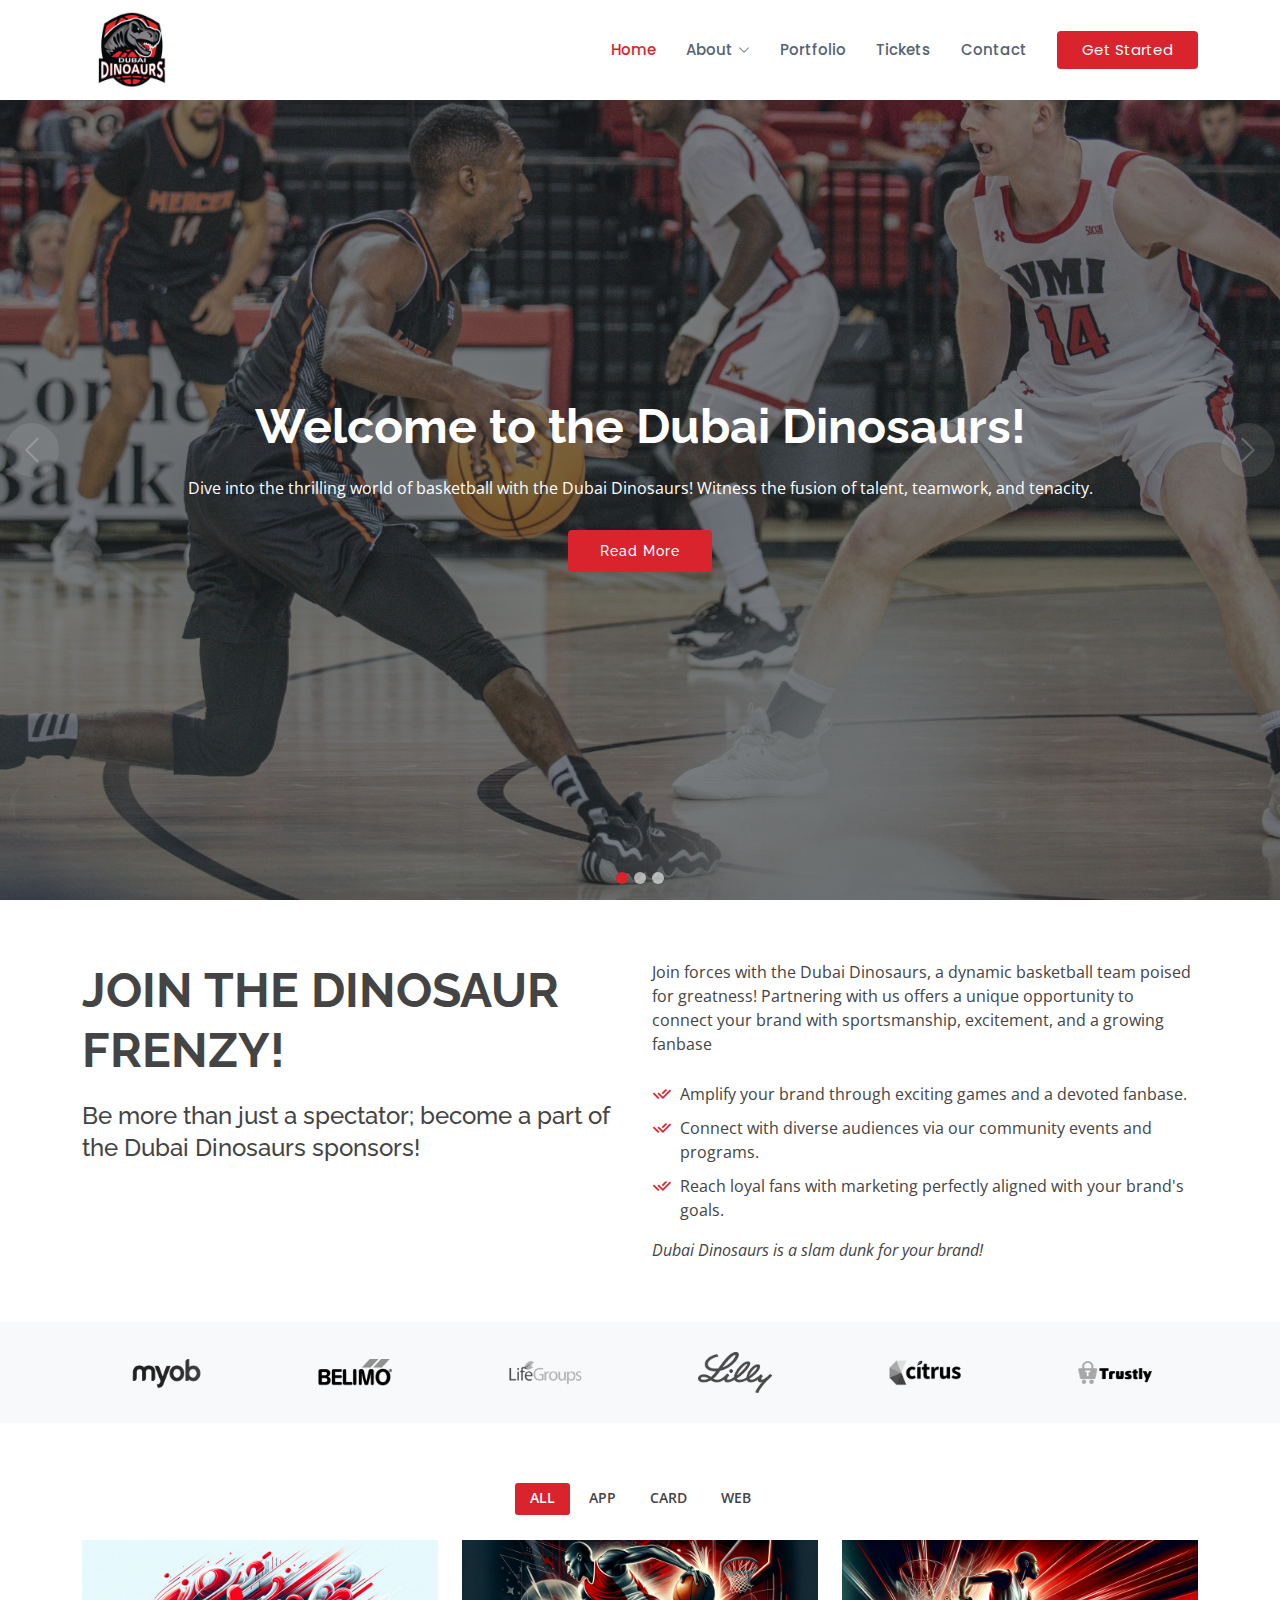
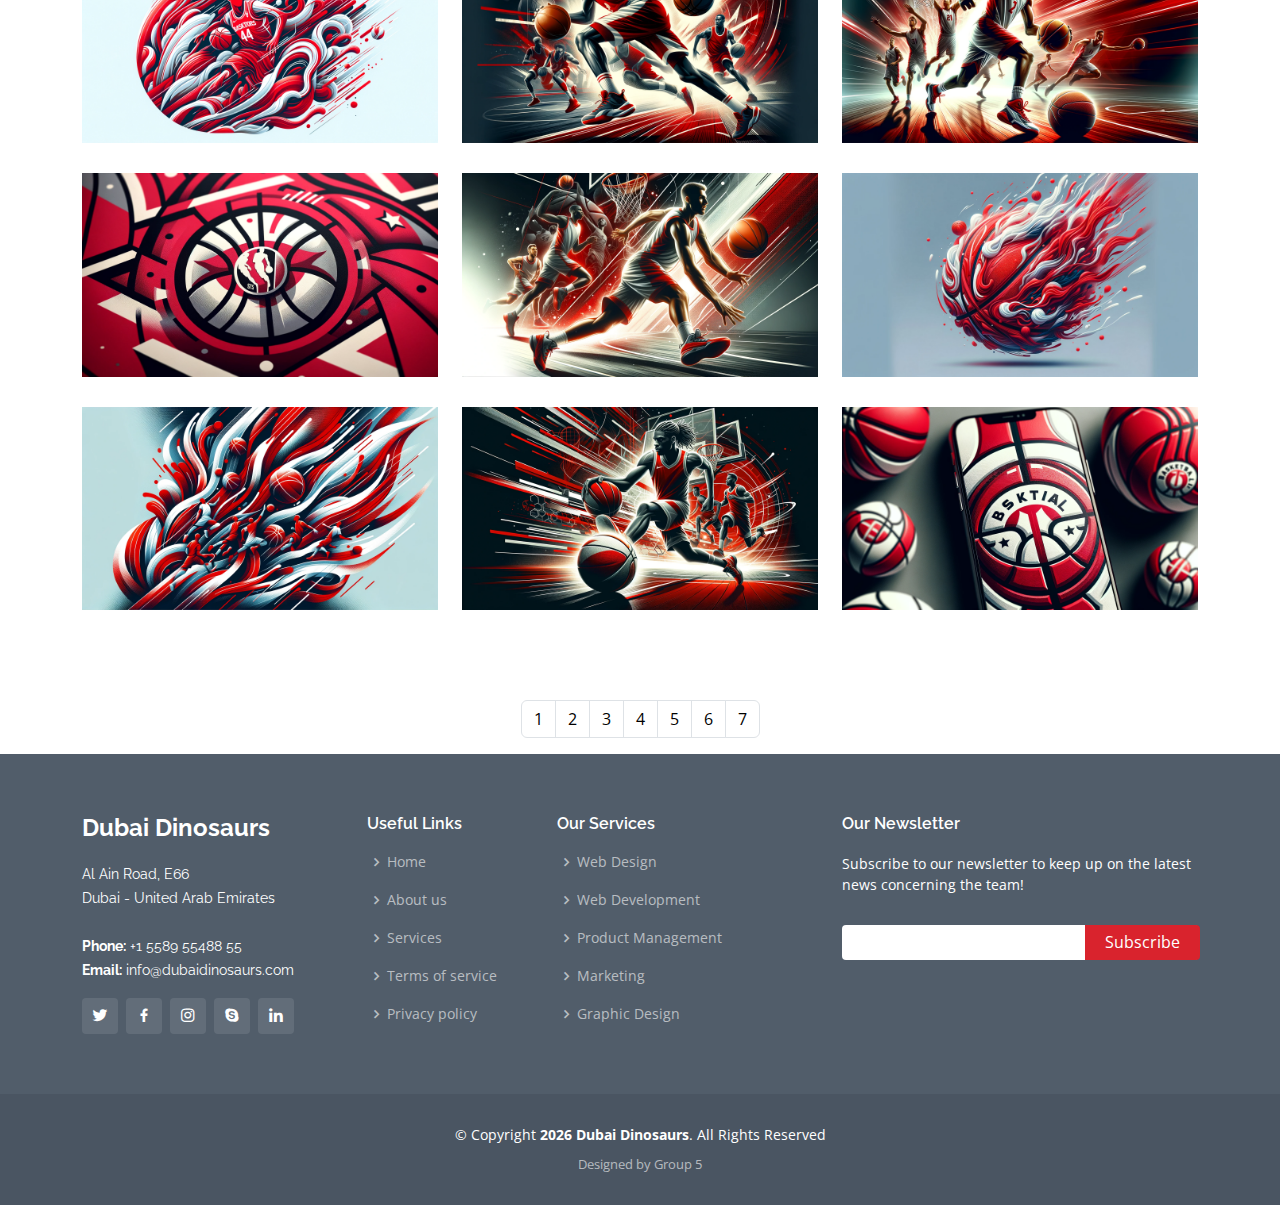
<file: index.html>
<!DOCTYPE html>
<html lang="en">

<head>
  <meta charset="utf-8">
  <meta content="width=device-width, initial-scale=1.0" name="viewport">

  <title>Dubai Dinosaurs</title>
  <meta content="" name="description">
  <meta content="" name="keywords">

  <!-- Favicons -->
  <link href="assets/img/logo-no-background.png" rel="icon">
  <link href="assets/img/logo-no-background.png" rel="apple-touch-icon">

  <!-- Google Fonts -->
  <link href="https://fonts.googleapis.com/css?family=Open+Sans:300,300i,400,400i,600,600i,700,700i|Raleway:300,300i,400,400i,500,500i,600,600i,700,700i|Poppins:300,300i,400,400i,500,500i,600,600i,700,700i" rel="stylesheet">

  <!-- Vendor CSS Files -->
  <link href="assets/vendor/animate.css/animate.min.css" rel="stylesheet">
  <link href="assets/vendor/bootstrap/css/bootstrap.min.css" rel="stylesheet">
  <link href="assets/vendor/bootstrap-icons/bootstrap-icons.css" rel="stylesheet">
  <link href="assets/vendor/boxicons/css/boxicons.min.css" rel="stylesheet">
  <link href="assets/vendor/glightbox/css/glightbox.min.css" rel="stylesheet">
  <link href="assets/vendor/remixicon/remixicon.css" rel="stylesheet">
  <link href="assets/vendor/swiper/swiper-bundle.min.css" rel="stylesheet">

  <!-- Template Main CSS File -->
  <link href="assets/css/style.css" rel="stylesheet">

</head>

<body>

  <!-- ======= Header ======= -->
  <header id="header" class="fixed-top d-flex align-items-center">
    <div class="container d-flex align-items-center">

      <h1 class="logo me-auto"><a href="index.html">
        <img src="assets/img/logo-no-background.png" alt="Red and black logo that reads Dubai Dinosaurs">
      </a></h1>
      <!-- Uncomment below if you prefer to use an image logo -->
      <!-- <a href="index.html" class="logo me-auto"><img src="assets/img/logo.png" alt="" class="img-fluid"></a>-->

      <nav id="navbar" class="navbar">
        <ul>
          <li><a href="index.html" class="active">Home</a></li>

          <li class="dropdown"><a href="#"><span>About</span> <i class="bi bi-chevron-down"></i></a>
            <ul>
              <li><a href="about.html">About</a></li>
              <li><a href="team.html">Team</a></li>
              <li><a href="community.html">Community</a></li>


            </ul>
          </li>
          <li><a href="portfolio.html">Portfolio</a></li>
          <li><a href="pricing.html">Tickets</a></li>
          <li><a href="contact.html">Contact</a></li>
          <li><a href="index.html" class="getstarted">Get Started</a></li>
        </ul>
        <i class="bi bi-list mobile-nav-toggle"></i>
      </nav><!-- .navbar -->

    </div>
  </header><!-- End Header -->

  <!-- ======= Hero Section ======= -->
  <section id="hero">
    <div id="heroCarousel" data-bs-interval="5000" class="carousel slide carousel-fade" data-bs-ride="carousel">

      <ol class="carousel-indicators" id="hero-carousel-indicators"></ol>

      <div class="carousel-inner" role="listbox">

        <!-- Slide 1 -->
        <div class="carousel-item active" style="background-image: url(assets/img/slide/slide-1.jpg)">
          <div class="carousel-container">
            <div class="container">
              <h2 class="animate__animated animate__fadeInDown">Welcome to the <span>Dubai Dinosaurs!</span></h2>
              <p class="animate__animated animate__fadeInUp">Dive into the thrilling world of basketball with the Dubai Dinosaurs! Witness the fusion of talent, teamwork, and tenacity.</p>
              <a href="#about" class="btn-get-started animate__animated animate__fadeInUp scrollto">Read More</a>
            </div>
          </div>
        </div>

        <!-- Slide 2 -->
        <div class="carousel-item" style="background-image: url(assets/img/slide/slide-2.jpg)">
          <div class="carousel-container">
            <div class="container">
              <h2 class="animate__animated animate__fadeInDown">Meet the Titans of the Court!</h2>
              <p class="animate__animated animate__fadeInUp">The Dubai Dinosaurs: A team where skill, strategy, and speed converge. Get to know your favorite players - the rising stars, the seasoned playmakers, and the strategic minds that make every game a spectacle.</p>
              <a href="#about" class="btn-get-started animate__animated animate__fadeInUp scrollto">Read More</a>
            </div>
          </div>
        </div>

        <!-- Slide 3 -->
        <div class="carousel-item" style="background-image: url(assets/img/slide/slide-3.jpg)">
          <div class="carousel-container">
            <div class="container">
              <h2 class="animate__animated animate__fadeInDown">Join the Dinosaur Frenzy!</h2>
              <p class="animate__animated animate__fadeInUp">Be more than just a spectator; become a part of the Dubai Dinosaurs community! Engage with fellow fans, participate in exciting events, and get your hands on exclusive merchandise.</p>
              <a href="#about" class="btn-get-started animate__animated animate__fadeInUp scrollto">Read More</a>
            </div>
          </div>
        </div>

      </div>

      <a class="carousel-control-prev" href="#heroCarousel" role="button" data-bs-slide="prev">
        <span class="carousel-control-prev-icon bi bi-chevron-left" aria-hidden="true"></span>
      </a>

      <a class="carousel-control-next" href="#heroCarousel" role="button" data-bs-slide="next">
        <span class="carousel-control-next-icon bi bi-chevron-right" aria-hidden="true"></span>
      </a>

    </div>
  </section><!-- End Hero -->

  <main id="main">

    <!-- ======= About Section ======= -->
    <section id="about" class="about">
      <div class="container">

        <div class="row content">
          <div class="col-lg-6">
            <h2>Join the Dinosaur Frenzy!</h2>
            <h3>Be more than just a spectator; become a part of the Dubai Dinosaurs sponsors!</h3>
          </div>
          <div class="col-lg-6 pt-4 pt-lg-0">
            <p>
              Join forces with the Dubai Dinosaurs, a dynamic basketball team poised for greatness! Partnering with us offers a unique opportunity to connect your brand with sportsmanship, excitement, and a growing fanbase
            </p>
            <ul>
              <li><i class="ri-check-double-line"></i> Amplify your brand through exciting games and a devoted fanbase.</li>
              <li><i class="ri-check-double-line"></i> Connect with diverse audiences via our community events and programs.</li>
              <li><i class="ri-check-double-line"></i> Reach loyal fans with marketing perfectly aligned with your brand's goals.</li>
            </ul>
            <p class="fst-italic">
              Dubai Dinosaurs is a slam dunk for your brand!
            </p>
          </div>
        </div>

      </div>
    </section>
    <!-- End About Section -->

    <!-- ======= Clients Section ======= -->
    <section id="clients" class="clients section-bg">
      <div class="container">

        <div class="row">

          <div class="col-lg-2 col-md-4 col-6 d-flex align-items-center justify-content-center">
            <img src="assets/img/clients/client-1.png" class="img-fluid" alt="">
          </div>

          <div class="col-lg-2 col-md-4 col-6 d-flex align-items-center justify-content-center">
            <img src="assets/img/clients/client-2.png" class="img-fluid" alt="">
          </div>

          <div class="col-lg-2 col-md-4 col-6 d-flex align-items-center justify-content-center">
            <img src="assets/img/clients/client-3.png" class="img-fluid" alt="">
          </div>

          <div class="col-lg-2 col-md-4 col-6 d-flex align-items-center justify-content-center">
            <img src="assets/img/clients/client-4.png" class="img-fluid" alt="">
          </div>

          <div class="col-lg-2 col-md-4 col-6 d-flex align-items-center justify-content-center">
            <img src="assets/img/clients/client-5.png" class="img-fluid" alt="">
          </div>

          <div class="col-lg-2 col-md-4 col-6 d-flex align-items-center justify-content-center">
            <img src="assets/img/clients/client-6.png" class="img-fluid" alt="">
          </div>

        </div>

      </div>
    </section><!-- End Clients Section -->

    <!-- ======= Services Section ======= -->
<!--    <section id="services" class="services">-->
<!--      <div class="container">-->

<!--        <div class="row">-->
<!--          <div class="col-md-6">-->
<!--            <div class="icon-box">-->
<!--              <i class="bi bi-briefcase"></i>-->
<!--              <h4><a href="#">Lorem Ipsum</a></h4>-->
<!--              <p>Voluptatum deleniti atque corrupti quos dolores et quas molestias excepturi sint occaecati cupiditate non provident</p>-->
<!--            </div>-->
<!--          </div>-->
<!--          <div class="col-md-6 mt-4 mt-md-0">-->
<!--            <div class="icon-box">-->
<!--              <i class="bi bi-card-checklist"></i>-->
<!--              <h4><a href="#">Dolor Sitema</a></h4>-->
<!--              <p>Minim veniam, quis nostrud exercitation ullamco laboris nisi ut aliquip ex ea commodo consequat tarad limino ata</p>-->
<!--            </div>-->
<!--          </div>-->
<!--          <div class="col-md-6 mt-4 mt-md-0">-->
<!--            <div class="icon-box">-->
<!--              <i class="bi bi-bar-chart"></i>-->
<!--              <h4><a href="#">Sed ut perspiciatis</a></h4>-->
<!--              <p>Duis aute irure dolor in reprehenderit in voluptate velit esse cillum dolore eu fugiat nulla pariatur</p>-->
<!--            </div>-->
<!--          </div>-->
<!--          <div class="col-md-6 mt-4 mt-md-0">-->
<!--            <div class="icon-box">-->
<!--              <i class="bi bi-binoculars"></i>-->
<!--              <h4><a href="#">Nemo Enim</a></h4>-->
<!--              <p>Excepteur sint occaecat cupidatat non proident, sunt in culpa qui officia deserunt mollit anim id est laborum</p>-->
<!--            </div>-->
<!--          </div>-->
<!--          <div class="col-md-6 mt-4 mt-md-0">-->
<!--            <div class="icon-box">-->
<!--              <i class="bi bi-brightness-high"></i>-->
<!--              <h4><a href="#">Magni Dolore</a></h4>-->
<!--              <p>At vero eos et accusamus et iusto odio dignissimos ducimus qui blanditiis praesentium voluptatum deleniti atque</p>-->
<!--            </div>-->
<!--          </div>-->
<!--          <div class="col-md-6 mt-4 mt-md-0">-->
<!--            <div class="icon-box">-->
<!--              <i class="bi bi-calendar4-week"></i>-->
<!--              <h4><a href="#">Eiusmod Tempor</a></h4>-->
<!--              <p>Et harum quidem rerum facilis est et expedita distinctio. Nam libero tempore, cum soluta nobis est eligendi</p>-->
<!--            </div>-->
<!--          </div>-->
<!--        </div>-->

<!--      </div>-->
<!--    </section>&lt;!&ndash; End Services Section &ndash;&gt;-->

    <!-- ======= Portfolio Section ======= -->
    <section id="portfolio" class="portfolio">
      <div class="container">

        <div class="row">
          <div class="col-lg-12 d-flex justify-content-center">
            <ul id="portfolio-flters">
              <li data-filter="*" class="filter-active">All</li>
              <li data-filter=".filter-app">App</li>
              <li data-filter=".filter-card">Card</li>
              <li data-filter=".filter-web">Web</li>
            </ul>
          </div>
        </div>

        <div class="row portfolio-container">

          <div class="col-lg-4 col-md-6 portfolio-item filter-app">
            <div class="portfolio-wrap">
              <img src="assets/img/portfolio/portfolio-1.jpg" class="img-fluid" alt="">
              <div class="portfolio-info">
                <h4>App 1</h4>
                <p>App</p>
                <div class="portfolio-links">
                  <a href="assets/img/portfolio/portfolio-1.jpg" data-gallery="portfolioGallery" class="portfolio-lightbox" title="App 1"><i class="bx bx-plus"></i></a>
                  <a href="portfolio-details.html" class="portfolio-details-lightbox" data-glightbox="type: external" title="Portfolio Details"><i class="bx bx-link"></i></a>
                </div>
              </div>
            </div>
          </div>

          <div class="col-lg-4 col-md-6 portfolio-item filter-web">
            <div class="portfolio-wrap">
              <img src="assets/img/portfolio/portfolio-2.jpg" class="img-fluid" alt="">
              <div class="portfolio-info">
                <h4>Web 3</h4>
                <p>Web</p>
                <div class="portfolio-links">
                  <a href="assets/img/portfolio/portfolio-2.jpg" data-gallery="portfolioGallery" class="portfolio-lightbox" title="Web 3"><i class="bx bx-plus"></i></a>
                  <a href="portfolio-details.html" class="portfolio-details-lightbox" data-glightbox="type: external" title="Portfolio Details"><i class="bx bx-link"></i></a>
                </div>
              </div>
            </div>
          </div>

          <div class="col-lg-4 col-md-6 portfolio-item filter-app">
            <div class="portfolio-wrap">
              <img src="assets/img/portfolio/portfolio-3.jpg" class="img-fluid" alt="">
              <div class="portfolio-info">
                <h4>App 2</h4>
                <p>App</p>
                <div class="portfolio-links">
                  <a href="assets/img/portfolio/portfolio-3.jpg" data-gallery="portfolioGallery" class="portfolio-lightbox" title="App 2"><i class="bx bx-plus"></i></a>
                  <a href="portfolio-details.html" class="portfolio-details-lightbox" data-glightbox="type: external" title="Portfolio Details"><i class="bx bx-link"></i></a>
                </div>
              </div>
            </div>
          </div>

          <div class="col-lg-4 col-md-6 portfolio-item filter-card">
            <div class="portfolio-wrap">
              <img src="assets/img/portfolio/portfolio-4.jpg" class="img-fluid" alt="">
              <div class="portfolio-info">
                <h4>Card 2</h4>
                <p>Card</p>
                <div class="portfolio-links">
                  <a href="assets/img/portfolio/portfolio-4.jpg" data-gallery="portfolioGallery" class="portfolio-lightbox" title="Card 2"><i class="bx bx-plus"></i></a>
                  <a href="portfolio-details.html" class="portfolio-details-lightbox" data-glightbox="type: external" title="Portfolio Details"><i class="bx bx-link"></i></a>
                </div>
              </div>
            </div>
          </div>

          <div class="col-lg-4 col-md-6 portfolio-item filter-web">
            <div class="portfolio-wrap">
              <img src="assets/img/portfolio/portfolio-5.jpg" class="img-fluid" alt="">
              <div class="portfolio-info">
                <h4>Web 2</h4>
                <p>Web</p>
                <div class="portfolio-links">
                  <a href="assets/img/portfolio/portfolio-5.jpg" data-gallery="portfolioGallery" class="portfolio-lightbox" title="Web 2"><i class="bx bx-plus"></i></a>
                  <a href="portfolio-details.html" class="portfolio-details-lightbox" data-glightbox="type: external" title="Portfolio Details"><i class="bx bx-link"></i></a>
                </div>
              </div>
            </div>
          </div>

          <div class="col-lg-4 col-md-6 portfolio-item filter-app">
            <div class="portfolio-wrap">
              <img src="assets/img/portfolio/portfolio-6.jpg" class="img-fluid" alt="">
              <div class="portfolio-info">
                <h4>App 3</h4>
                <p>App</p>
                <div class="portfolio-links">
                  <a href="assets/img/portfolio/portfolio-6.jpg" data-gallery="portfolioGallery" class="portfolio-lightbox" title="App 3"><i class="bx bx-plus"></i></a>
                  <a href="portfolio-details.html" class="portfolio-details-lightbox" data-glightbox="type: external" title="Portfolio Details"><i class="bx bx-link"></i></a>
                </div>
              </div>
            </div>
          </div>

          <div class="col-lg-4 col-md-6 portfolio-item filter-card">
            <div class="portfolio-wrap">
              <img src="assets/img/portfolio/portfolio-7.jpg" class="img-fluid" alt="">
              <div class="portfolio-info">
                <h4>Card 1</h4>
                <p>Card</p>
                <div class="portfolio-links">
                  <a href="assets/img/portfolio/portfolio-7.jpg" data-gallery="portfolioGallery" class="portfolio-lightbox" title="Card 1"><i class="bx bx-plus"></i></a>
                  <a href="portfolio-details.html" class="portfolio-details-lightbox" data-glightbox="type: external" title="Portfolio Details"><i class="bx bx-link"></i></a>
                </div>
              </div>
            </div>
          </div>

          <div class="col-lg-4 col-md-6 portfolio-item filter-card">
            <div class="portfolio-wrap">
              <img src="assets/img/portfolio/portfolio-8.jpg" class="img-fluid" alt="">
              <div class="portfolio-info">
                <h4>Card 3</h4>
                <p>Card</p>
                <div class="portfolio-links">
                  <a href="assets/img/portfolio/portfolio-8.jpg" data-gallery="portfolioGallery" class="portfolio-lightbox" title="Card 3"><i class="bx bx-plus"></i></a>
                  <a href="portfolio-details.html" class="portfolio-details-lightbox" data-glightbox="type: external" title="Portfolio Details"><i class="bx bx-link"></i></a>
                </div>
              </div>
            </div>
          </div>

          <div class="col-lg-4 col-md-6 portfolio-item filter-web">
            <div class="portfolio-wrap">
              <img src="assets/img/portfolio/portfolio-9.jpg" class="img-fluid" alt="">
              <div class="portfolio-info">
                <h4>Web 3</h4>
                <p>Web</p>
                <div class="portfolio-links">
                  <a href="assets/img/portfolio/portfolio-9.jpg" data-gallery="portfolioGallery" class="portfolio-lightbox" title="Web 3"><i class="bx bx-plus"></i></a>
                  <a href="portfolio-details.html" class="portfolio-details-lightbox" data-glightbox="type: external" title="Portfolio Details"><i class="bx bx-link"></i></a>
                </div>
              </div>
            </div>
          </div>

        </div>

      </div>
    </section><!-- End Portfolio Section -->

  </main><!-- End #main -->

  <!-- Pagination -->
  <nav aria-label="...">
    <ul class="pagination justify-content-center">
      <li class="page-item"><a class="page-link" href="index.html">1</a></li>
      <li class="page-item"><a class="page-link" href="about.html">2</a></li>
      <li class="page-item"><a class="page-link" href="team.html">3</a></li>
      <li class="page-item"><a class="page-link" href="community.html">4</a></li>
      <li class="page-item"><a class="page-link" href="portfolio.html">5</a></li>
      <li class="page-item"><a class="page-link" href="pricing.html">6</a></li>
      <li class="page-item"><a class="page-link" href="contact.html">7</a></li>
    </ul>
  </nav>
  <!-- ======= Footer ======= -->
  <footer id="footer">
    <div class="footer-top">
      <div class="container">
        <div class="row">

          <div class="col-lg-3 col-md-6">
            <div class="footer-info">
              <h3>Dubai Dinosaurs</h3>
              <p>
                Al Ain Road, E66 <br>
                Dubai - United Arab Emirates<br><br>
                <strong>Phone:</strong> +1 5589 55488 55<br>
                <strong>Email:</strong> info@dubaidinosaurs.com<br>
              </p>
              <div class="social-links mt-3">
                <a href="#" class="twitter"><i class="bx bxl-twitter"></i></a>
                <a href="#" class="facebook"><i class="bx bxl-facebook"></i></a>
                <a href="#" class="instagram"><i class="bx bxl-instagram"></i></a>
                <a href="#" class="google-plus"><i class="bx bxl-skype"></i></a>
                <a href="#" class="linkedin"><i class="bx bxl-linkedin"></i></a>
              </div>
            </div>
          </div>

          <div class="col-lg-2 col-md-6 footer-links">
            <h4>Useful Links</h4>
            <ul>
              <li><i class="bx bx-chevron-right"></i> <a href="#">Home</a></li>
              <li><i class="bx bx-chevron-right"></i> <a href="#">About us</a></li>
              <li><i class="bx bx-chevron-right"></i> <a href="#">Services</a></li>
              <li><i class="bx bx-chevron-right"></i> <a href="#">Terms of service</a></li>
              <li><i class="bx bx-chevron-right"></i> <a href="#">Privacy policy</a></li>
            </ul>
          </div>

          <div class="col-lg-3 col-md-6 footer-links">
            <h4>Our Services</h4>
            <ul>
              <li><i class="bx bx-chevron-right"></i> <a href="#">Web Design</a></li>
              <li><i class="bx bx-chevron-right"></i> <a href="#">Web Development</a></li>
              <li><i class="bx bx-chevron-right"></i> <a href="#">Product Management</a></li>
              <li><i class="bx bx-chevron-right"></i> <a href="#">Marketing</a></li>
              <li><i class="bx bx-chevron-right"></i> <a href="#">Graphic Design</a></li>
            </ul>
          </div>

          <div class="col-lg-4 col-md-6 footer-newsletter">
            <h4>Our Newsletter</h4>
            <p>Subscribe to our newsletter to keep up on the latest news concerning the team!</p>
            <form id="subForm">
              <input type="text" id="textBox" name="textBox">
              <button type="button" name="textBox" id="subBtn" class="btn btn-danger">Subscribe</button>
            </form>
          </div>
        </div>
      </div>
    </div>

    <!-- Modal -->
    <div class="modal fade" id="staticBackdrop" data-bs-backdrop="static" data-bs-keyboard="false" tabindex="-1" aria-labelledby="staticBackdropLabel" aria-hidden="true" style="color: black;">
      <div class="modal-dialog">
        <div class="modal-content">
          <div class="modal-header">
            <h1 class="modal-title fs-5" id="staticBackdropLabel">Congrats you're all signed up for our newsletter!</h1>
            <button type="button" class="btn-close" data-bs-dismiss="modal" aria-label="Close"></button>
          </div>
          <div class="modal-footer">
            <button type="button" class="btn btn-danger" data-bs-dismiss="modal">Close</button>
          </div>
        </div>
      </div>
    </div>

    <div class="container">
      <div class="copyright">
        &copy; Copyright <strong><span id="current-year"></span> <span>Dubai Dinosaurs</span></strong>. All Rights Reserved
      </div>
      <div class="credits">
        Designed by Group 5
      </div>
    </div>
  </footer><!-- End Footer -->

  <a href="#" class="back-to-top d-flex align-items-center justify-content-center"><i class="bi bi-arrow-up-short"></i></a>

  <!-- Vendor JS Files -->
  <script src="assets/vendor/bootstrap/js/bootstrap.bundle.min.js"></script>
  <script src="assets/vendor/glightbox/js/glightbox.min.js"></script>
  <script src="assets/vendor/isotope-layout/isotope.pkgd.min.js"></script>
  <script src="assets/vendor/swiper/swiper-bundle.min.js"></script>
  <script src="assets/vendor/waypoints/noframework.waypoints.js"></script>
  <script src="assets/vendor/php-email-form/validate.js"></script>

  <!-- Template Main JS File -->
  <script src="https://ajax.googleapis.com/ajax/libs/jquery/3.7.1/jquery.min.js"></script>
  <script src="assets/js/main.js"></script>

</body>

</html>
</file>
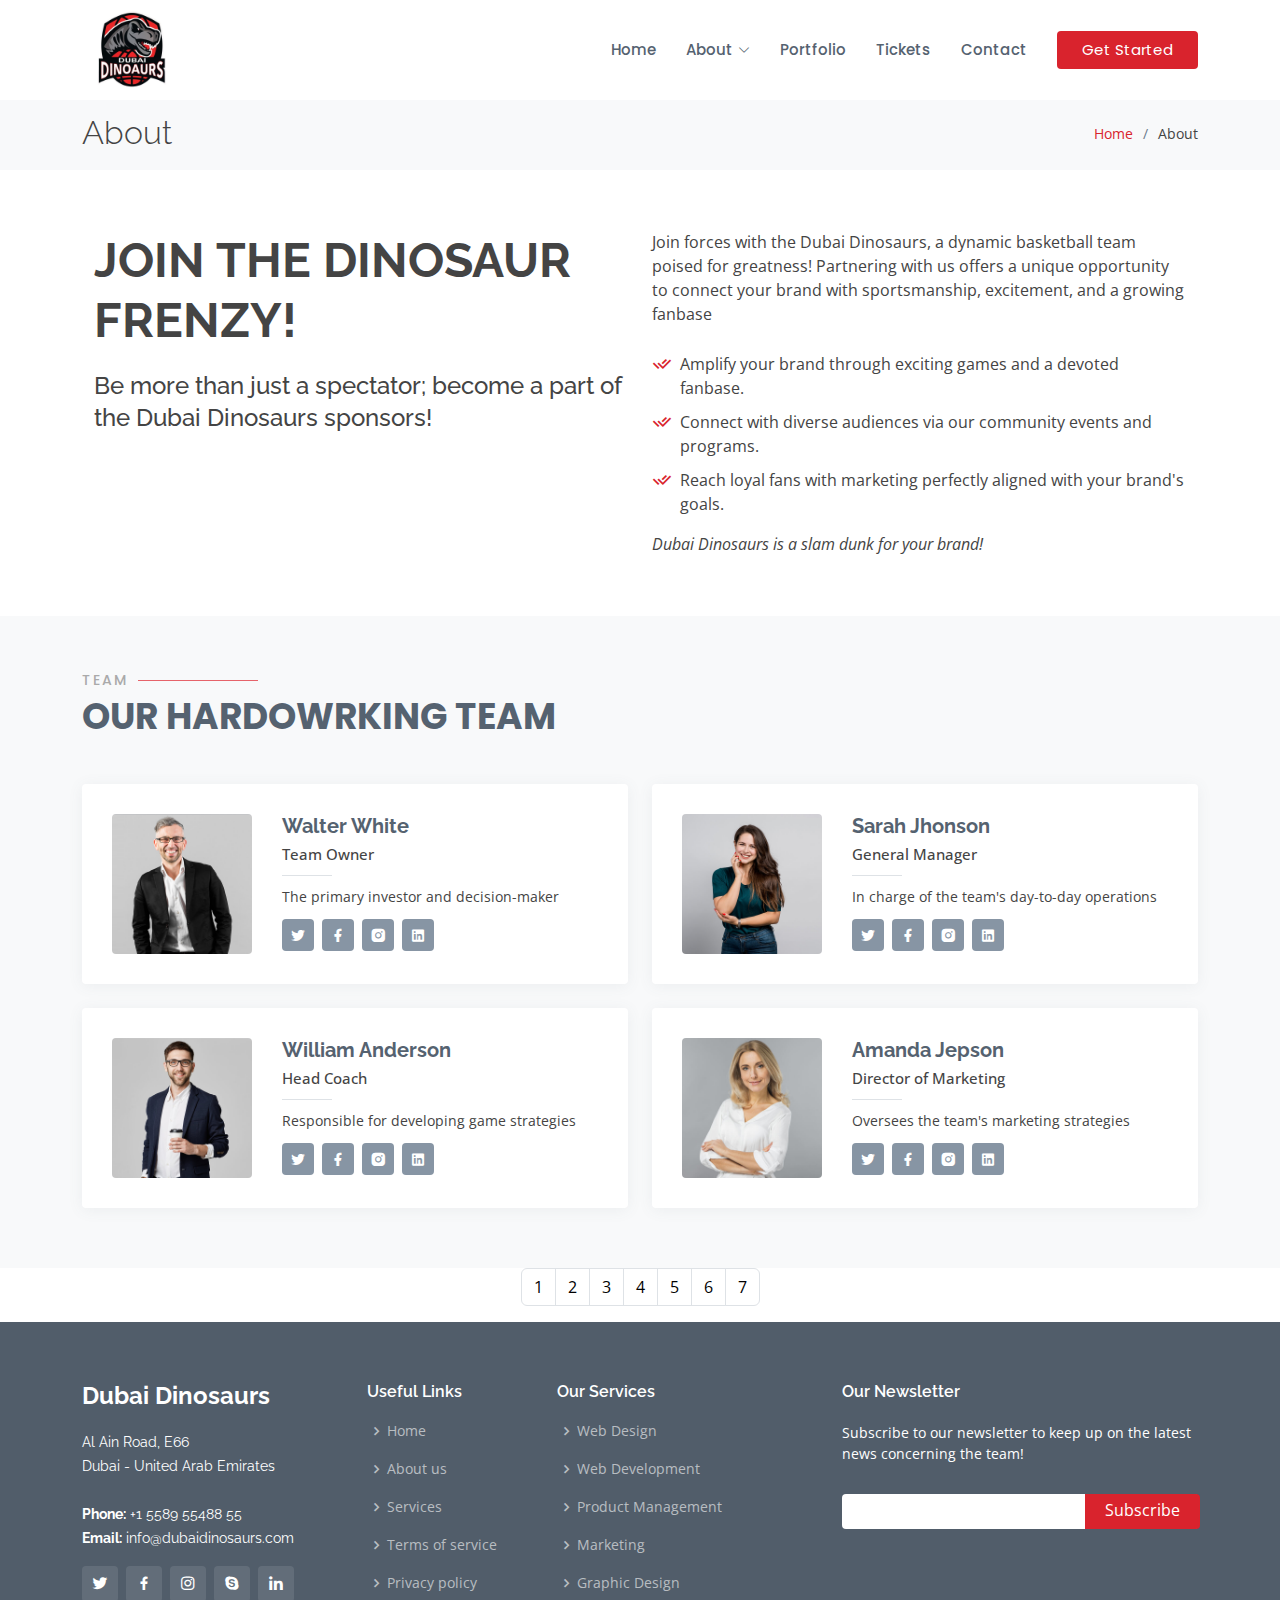
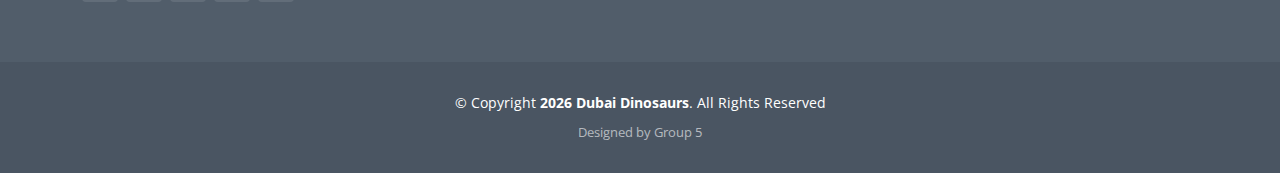
<file: about.html>
<!DOCTYPE html>
<html lang="en">

<head>
  <meta charset="utf-8">
  <meta content="width=device-width, initial-scale=1.0" name="viewport">

  <title>About - Dubai Dinosaurs</title>
  <meta content="" name="description">
  <meta content="" name="keywords">

  <!-- Favicons -->
  <link href="assets/img/logo-no-background.png" rel="icon">
  <link href="assets/img/logo-no-background.png" rel="apple-touch-icon">

  <!-- Google Fonts -->
  <link href="https://fonts.googleapis.com/css?family=Open+Sans:300,300i,400,400i,600,600i,700,700i|Raleway:300,300i,400,400i,500,500i,600,600i,700,700i|Poppins:300,300i,400,400i,500,500i,600,600i,700,700i" rel="stylesheet">

  <!-- Vendor CSS Files -->
  <link href="assets/vendor/animate.css/animate.min.css" rel="stylesheet">
  <link href="assets/vendor/bootstrap/css/bootstrap.min.css" rel="stylesheet">
  <link href="assets/vendor/bootstrap-icons/bootstrap-icons.css" rel="stylesheet">
  <link href="assets/vendor/boxicons/css/boxicons.min.css" rel="stylesheet">
  <link href="assets/vendor/glightbox/css/glightbox.min.css" rel="stylesheet">
  <link href="assets/vendor/remixicon/remixicon.css" rel="stylesheet">
  <link href="assets/vendor/swiper/swiper-bundle.min.css" rel="stylesheet">

  <!-- Template Main CSS File -->
  <link href="assets/css/style.css" rel="stylesheet">


</head>

<body>

  <!-- ======= Header ======= -->
  <header id="header" class="fixed-top d-flex align-items-center">
    <div class="container d-flex align-items-center">

      <h1 class="logo me-auto"><a href="index.html">
        <img src="assets/img/logo-no-background.png" alt="Red and black logo that reads Dubai Dinosaurs">
      </a></h1>
      <!-- Uncomment below if you prefer to use an image logo -->
      <!-- <a href="index.html" class="logo me-auto"><img src="assets/img/logo.png" alt="" class="img-fluid"></a>-->

      <nav id="navbar" class="navbar">
        <ul>
          <li><a href="index.html">Home</a></li>

          <li class="dropdown"><a href="#"><span>About</span> <i class="bi bi-chevron-down"></i></a>
            <ul>
              <li><a href="about.html" class="active">About</a></li>
              <li><a href="team.html">Team</a></li>
              <li><a href="community.html">Community</a></li>


            </ul>
          </li>
          <li><a href="portfolio.html">Portfolio</a></li>
          <li><a href="pricing.html">Tickets</a></li>
          <li><a href="contact.html">Contact</a></li>
          <li><a href="index.html" class="getstarted">Get Started</a></li>
        </ul>
        <i class="bi bi-list mobile-nav-toggle"></i>
      </nav><!-- .navbar -->

    </div>
  </header><!-- End Header -->

  <main id="main">

    <!-- ======= Breadcrumbs ======= -->
    <section id="breadcrumbs" class="breadcrumbs">
      <div class="container mt-5 mt-lg-3">

        <div class="d-flex justify-content-between align-items-center">
          <h2>About</h2>
          <ol>
            <li><a href="index.html">Home</a></li>
            <li>About</li>
          </ol>
        </div>

      </div>
    </section><!-- End Breadcrumbs -->

    <!-- ======= About Section ======= -->
    <section id="about" class="about">
      <div class="container">

          <div class="container">
            <div class="row content">
              <div class="col-lg-6">
                <h2>Join the Dinosaur Frenzy!</h2>
                <h3>Be more than just a spectator; become a part of the Dubai Dinosaurs sponsors!</h3>
              </div>
              <div class="col-lg-6 pt-4 pt-lg-0">
                <p>
                  Join forces with the Dubai Dinosaurs, a dynamic basketball team poised for greatness! Partnering with us offers a unique opportunity to connect your brand with sportsmanship, excitement, and a growing fanbase
                </p>
                <ul>
                  <li><i class="ri-check-double-line"></i> Amplify your brand through exciting games and a devoted fanbase.</li>
                  <li><i class="ri-check-double-line"></i> Connect with diverse audiences via our community events and programs.</li>
                  <li><i class="ri-check-double-line"></i> Reach loyal fans with marketing perfectly aligned with your brand's goals.</li>
                </ul>
                <p class="fst-italic">
                  Dubai Dinosaurs is a slam dunk for your brand!
                </p>
              </div>
            </div>

          </div>
      </div>
    </section><!-- End About Section -->

    <!-- ======= Team Section ======= -->
    <section id="team" class="team section-bg">
      <div class="container">

        <div class="section-title">
          <h2>Team</h2>
          <p>Our Hardowrking Team</p>
        </div>

        <div class="row">

          <div class="col-lg-6">
            <div class="member d-flex align-items-start">
              <div class="pic"><img src="assets/img/team/team-1.jpg" class="img-fluid" alt=""></div>
              <div class="member-info">
                <h4>Walter White</h4>
                <span>Team Owner</span>
                <p>The primary investor and decision-maker</p>
                <div class="social">
                  <a href=""><i class="ri-twitter-fill"></i></a>
                  <a href=""><i class="ri-facebook-fill"></i></a>
                  <a href=""><i class="ri-instagram-fill"></i></a>
                  <a href=""> <i class="ri-linkedin-box-fill"></i> </a>
                </div>
              </div>
            </div>
          </div>

          <div class="col-lg-6 mt-4 mt-lg-0">
            <div class="member d-flex align-items-start">
              <div class="pic"><img src="assets/img/team/team-2.jpg" class="img-fluid" alt=""></div>
              <div class="member-info">
                <h4>Sarah Jhonson</h4>
                <span>General Manager</span>
                <p>In charge of the team's day-to-day operations</p>
                <div class="social">
                  <a href=""><i class="ri-twitter-fill"></i></a>
                  <a href=""><i class="ri-facebook-fill"></i></a>
                  <a href=""><i class="ri-instagram-fill"></i></a>
                  <a href=""> <i class="ri-linkedin-box-fill"></i> </a>
                </div>
              </div>
            </div>
          </div>

          <div class="col-lg-6 mt-4">
            <div class="member d-flex align-items-start">
              <div class="pic"><img src="assets/img/team/team-3.jpg" class="img-fluid" alt=""></div>
              <div class="member-info">
                <h4>William Anderson</h4>
                <span>Head Coach</span>
                <p>Responsible for developing game strategies</p>
                <div class="social">
                  <a href=""><i class="ri-twitter-fill"></i></a>
                  <a href=""><i class="ri-facebook-fill"></i></a>
                  <a href=""><i class="ri-instagram-fill"></i></a>
                  <a href=""> <i class="ri-linkedin-box-fill"></i> </a>
                </div>
              </div>
            </div>
          </div>

          <div class="col-lg-6 mt-4">
            <div class="member d-flex align-items-start">
              <div class="pic"><img src="assets/img/team/team-4.jpg" class="img-fluid" alt=""></div>
              <div class="member-info">
                <h4>Amanda Jepson</h4>
                <span>Director of Marketing</span>
                <p>Oversees the team's marketing strategies</p>
                <div class="social">
                  <a href=""><i class="ri-twitter-fill"></i></a>
                  <a href=""><i class="ri-facebook-fill"></i></a>
                  <a href=""><i class="ri-instagram-fill"></i></a>
                  <a href=""> <i class="ri-linkedin-box-fill"></i> </a>
                </div>
              </div>
            </div>
          </div>

        </div>

      </div>
    </section><!-- End Team Section -->

    <!-- ======= Our Skills Section ======= -->
<!--    <section id="skills" class="skills">-->
<!--      <div class="container">-->

<!--        <div class="section-title">-->
<!--          <h2>Our Skills</h2>-->
<!--          <p>Check our Our Skills</p>-->
<!--        </div>-->

<!--        <div class="row skills-content">-->

<!--          <div class="col-lg-6">-->

<!--            <div class="progress">-->
<!--              <span class="skill">HTML <i class="val">100%</i></span>-->
<!--              <div class="progress-bar-wrap">-->
<!--                <div class="progress-bar" role="progressbar" aria-valuenow="100" aria-valuemin="0" aria-valuemax="100"></div>-->
<!--              </div>-->
<!--            </div>-->

<!--            <div class="progress">-->
<!--              <span class="skill">CSS <i class="val">90%</i></span>-->
<!--              <div class="progress-bar-wrap">-->
<!--                <div class="progress-bar" role="progressbar" aria-valuenow="90" aria-valuemin="0" aria-valuemax="100"></div>-->
<!--              </div>-->
<!--            </div>-->

<!--            <div class="progress">-->
<!--              <span class="skill">JavaScript <i class="val">75%</i></span>-->
<!--              <div class="progress-bar-wrap">-->
<!--                <div class="progress-bar" role="progressbar" aria-valuenow="75" aria-valuemin="0" aria-valuemax="100"></div>-->
<!--              </div>-->
<!--            </div>-->

<!--          </div>-->

<!--          <div class="col-lg-6">-->

<!--            <div class="progress">-->
<!--              <span class="skill">PHP <i class="val">80%</i></span>-->
<!--              <div class="progress-bar-wrap">-->
<!--                <div class="progress-bar" role="progressbar" aria-valuenow="80" aria-valuemin="0" aria-valuemax="100"></div>-->
<!--              </div>-->
<!--            </div>-->

<!--            <div class="progress">-->
<!--              <span class="skill">WordPress/CMS <i class="val">90%</i></span>-->
<!--              <div class="progress-bar-wrap">-->
<!--                <div class="progress-bar" role="progressbar" aria-valuenow="90" aria-valuemin="0" aria-valuemax="100"></div>-->
<!--              </div>-->
<!--            </div>-->

<!--            <div class="progress">-->
<!--              <span class="skill">Photoshop <i class="val">55%</i></span>-->
<!--              <div class="progress-bar-wrap">-->
<!--                <div class="progress-bar" role="progressbar" aria-valuenow="55" aria-valuemin="0" aria-valuemax="100"></div>-->
<!--              </div>-->
<!--            </div>-->

<!--          </div>-->

<!--        </div>-->

<!--      </div>-->
<!--    </section>&lt;!&ndash; End Our Skills Section &ndash;&gt;-->

  </main><!-- End #main -->

    <!-- Pagination -->
    <nav aria-label="...">
      <ul class="pagination justify-content-center">
        <li class="page-item"><a class="page-link" href="index.html">1</a></li>
        <li class="page-item"><a class="page-link" href="about.html">2</a></li>
        <li class="page-item"><a class="page-link" href="team.html">3</a></li>
        <li class="page-item"><a class="page-link" href="community.html">4</a></li>
        <li class="page-item"><a class="page-link" href="portfolio.html">5</a></li>
        <li class="page-item"><a class="page-link" href="pricing.html">6</a></li>
        <li class="page-item"><a class="page-link" href="contact.html">7</a></li>
      </ul>
    </nav>
  <!-- ======= Footer ======= -->
  <footer id="footer">
    <div class="footer-top">
      <div class="container">
        <div class="row">

          <div class="col-lg-3 col-md-6">
            <div class="footer-info">
              <h3>Dubai Dinosaurs</h3>
              <p>
                Al Ain Road, E66 <br>
                Dubai - United Arab Emirates<br><br>
                <strong>Phone:</strong> +1 5589 55488 55<br>
                <strong>Email:</strong> info@dubaidinosaurs.com<br>
              </p>
              <div class="social-links mt-3">
                <a href="#" class="twitter"><i class="bx bxl-twitter"></i></a>
                <a href="#" class="facebook"><i class="bx bxl-facebook"></i></a>
                <a href="#" class="instagram"><i class="bx bxl-instagram"></i></a>
                <a href="#" class="google-plus"><i class="bx bxl-skype"></i></a>
                <a href="#" class="linkedin"><i class="bx bxl-linkedin"></i></a>
              </div>
            </div>
          </div>

          <div class="col-lg-2 col-md-6 footer-links">
            <h4>Useful Links</h4>
            <ul>
              <li><i class="bx bx-chevron-right"></i> <a href="#">Home</a></li>
              <li><i class="bx bx-chevron-right"></i> <a href="#">About us</a></li>
              <li><i class="bx bx-chevron-right"></i> <a href="#">Services</a></li>
              <li><i class="bx bx-chevron-right"></i> <a href="#">Terms of service</a></li>
              <li><i class="bx bx-chevron-right"></i> <a href="#">Privacy policy</a></li>
            </ul>
          </div>

          <div class="col-lg-3 col-md-6 footer-links">
            <h4>Our Services</h4>
            <ul>
              <li><i class="bx bx-chevron-right"></i> <a href="#">Web Design</a></li>
              <li><i class="bx bx-chevron-right"></i> <a href="#">Web Development</a></li>
              <li><i class="bx bx-chevron-right"></i> <a href="#">Product Management</a></li>
              <li><i class="bx bx-chevron-right"></i> <a href="#">Marketing</a></li>
              <li><i class="bx bx-chevron-right"></i> <a href="#">Graphic Design</a></li>
            </ul>
          </div>

          <div class="col-lg-4 col-md-6 footer-newsletter">
            <h4>Our Newsletter</h4>
            <p>Subscribe to our newsletter to keep up on the latest news concerning the team!</p>
            <form id="subForm">
              <input type="text" id="textBox" name="textBox">
              <button type="button" name="textBox" id="subBtn" class="btn btn-danger">Subscribe</button>
            </form>
          </div>
        </div>
      </div>
    </div>

    <!-- Modal -->
<div class="modal fade" id="staticBackdrop" data-bs-backdrop="static" data-bs-keyboard="false" tabindex="-1" aria-labelledby="staticBackdropLabel" aria-hidden="true" style="color: black;">
  <div class="modal-dialog">
    <div class="modal-content">
      <div class="modal-header">
        <h1 class="modal-title fs-5" id="staticBackdropLabel">Congrats you're all signed up for our newsletter!</h1>
        <button type="button" class="btn-close" data-bs-dismiss="modal" aria-label="Close"></button>
      </div>
      <div class="modal-footer">
        <button type="button" class="btn btn-danger" data-bs-dismiss="modal">Close</button>
      </div>
    </div>
  </div>
</div>

    <div class="container">
      <div class="copyright">
        &copy; Copyright <strong><span id="current-year"></span> <span>Dubai Dinosaurs</span></strong>. All Rights Reserved
      </div>
      <div class="credits">
        Designed by Group 5
      </div>
    </div>

  </footer><!-- End Footer -->

  <a href="#" class="back-to-top d-flex align-items-center justify-content-center"><i class="bi bi-arrow-up-short"></i></a>

  <!-- Vendor JS Files -->
  <script src="assets/vendor/bootstrap/js/bootstrap.bundle.min.js"></script>
  <script src="assets/vendor/glightbox/js/glightbox.min.js"></script>
  <script src="assets/vendor/isotope-layout/isotope.pkgd.min.js"></script>
  <script src="assets/vendor/swiper/swiper-bundle.min.js"></script>
  <script src="assets/vendor/waypoints/noframework.waypoints.js"></script>
  <script src="assets/vendor/php-email-form/validate.js"></script>

  <!-- Template Main JS File -->
  <script src="https://ajax.googleapis.com/ajax/libs/jquery/3.7.1/jquery.min.js"></script>
  <script src="assets/js/main.js"></script>

</body>

</html>
</file>
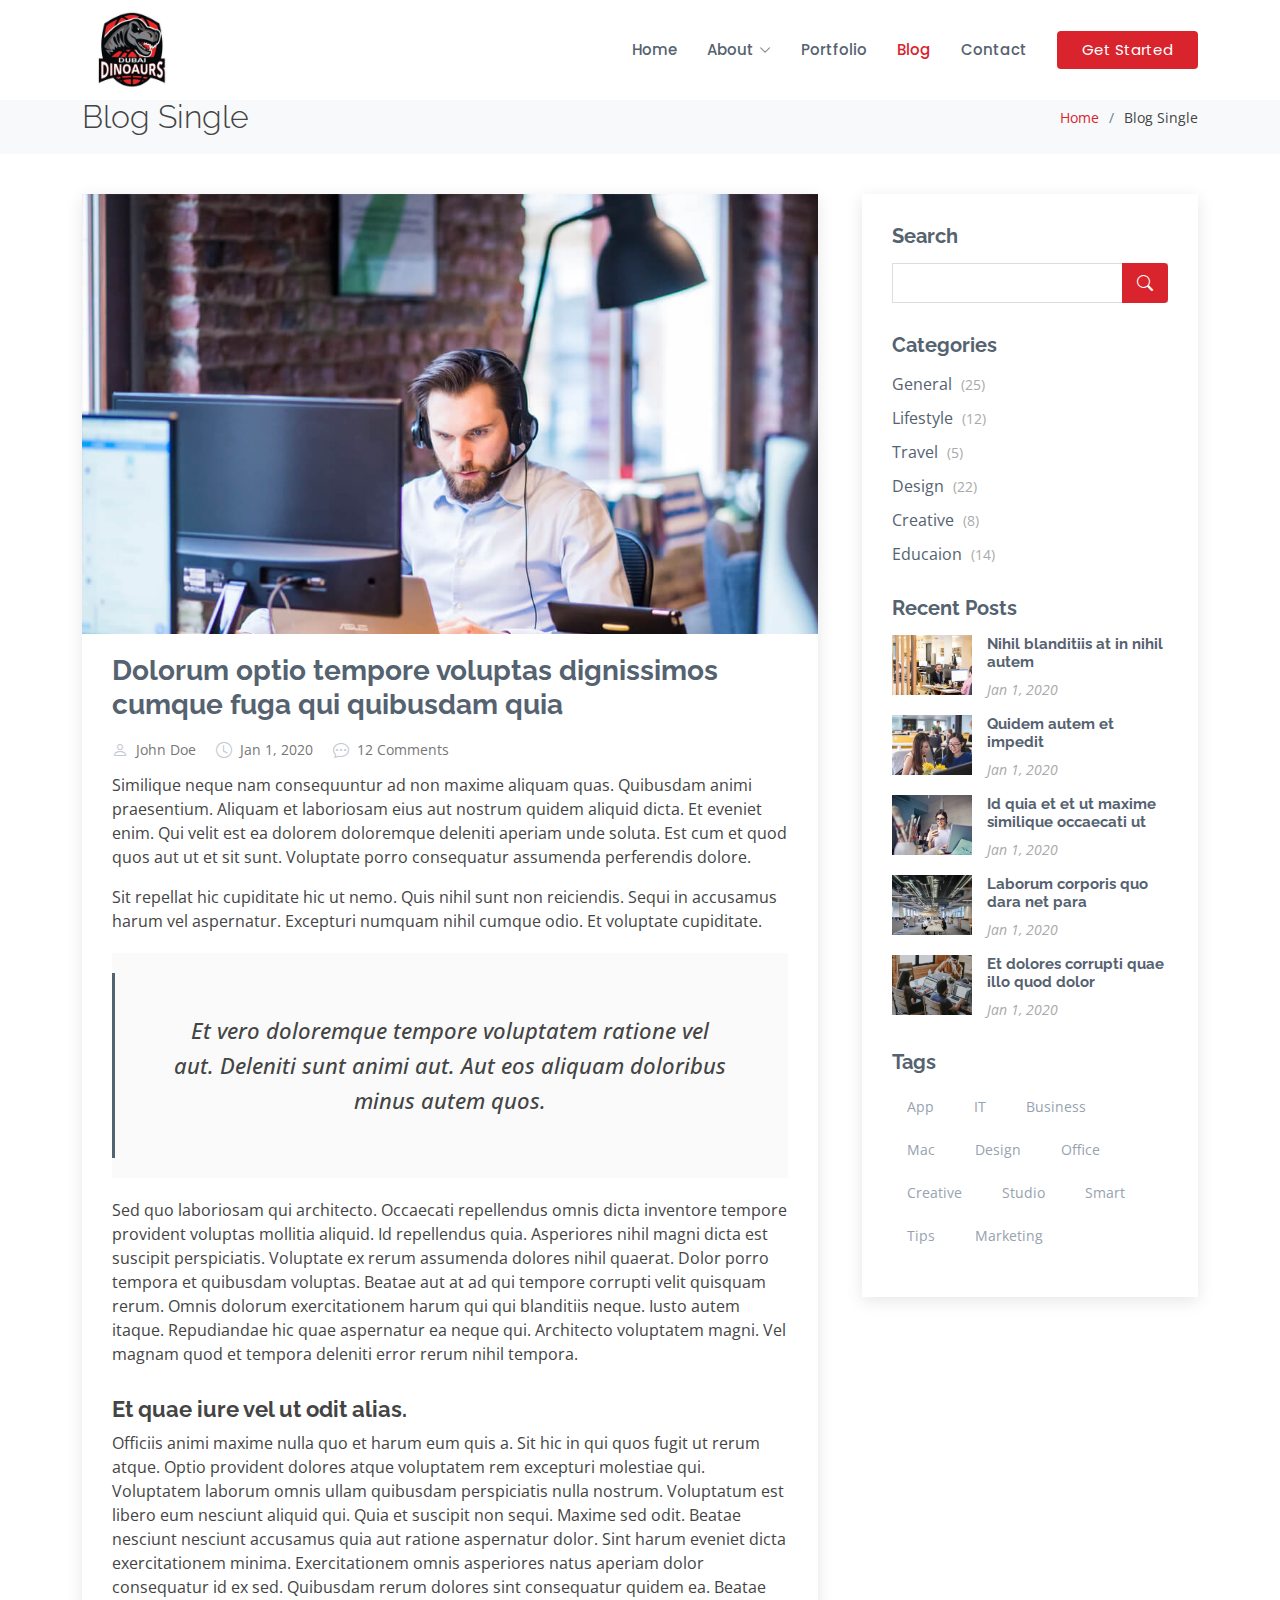
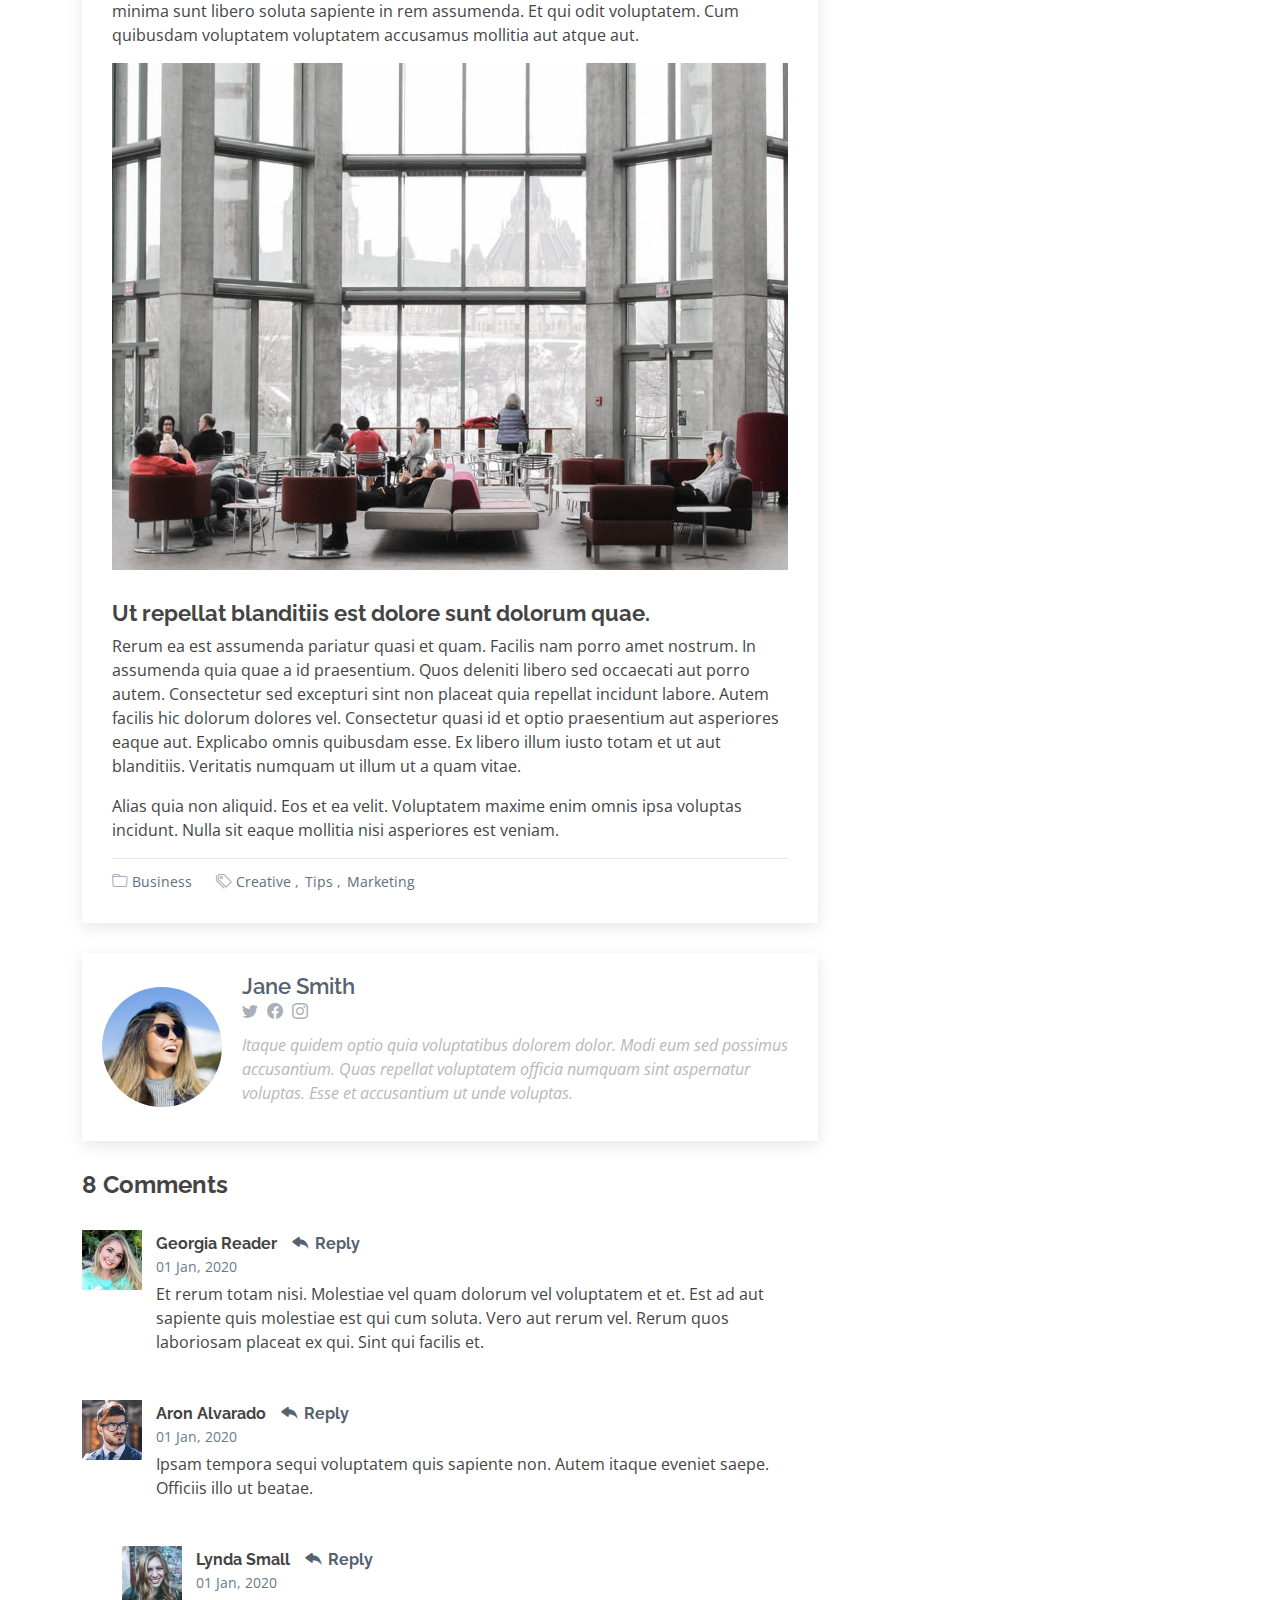
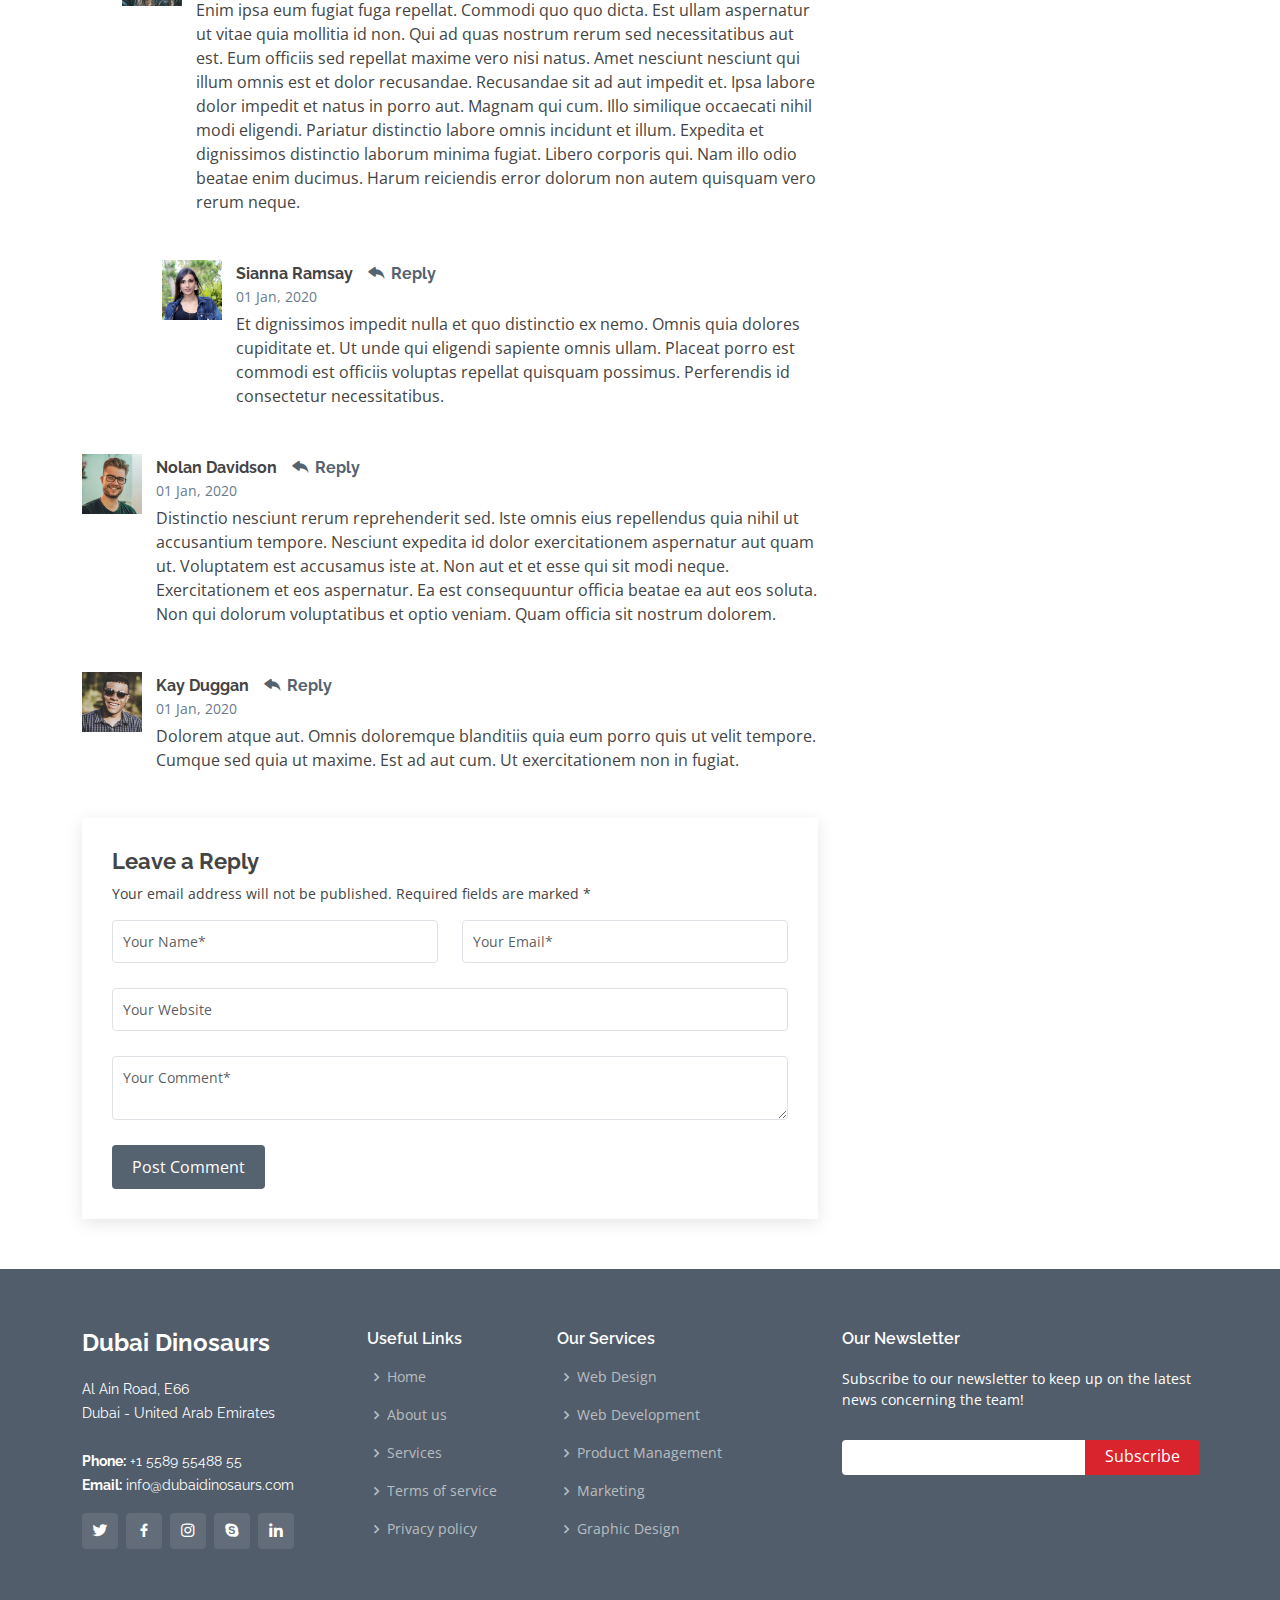
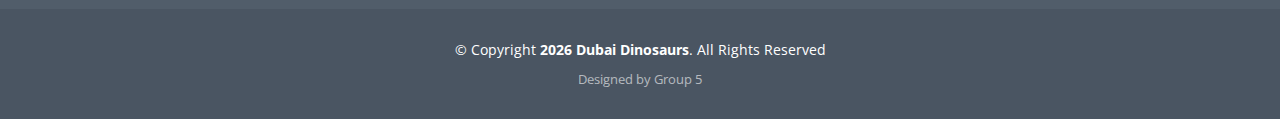
<file: blog-single.html>
<!DOCTYPE html>
<html lang="en">

<head>
  <meta charset="utf-8">
  <meta content="width=device-width, initial-scale=1.0" name="viewport">

  <title>Blog - Dubai Dinosaurs</title>
  <meta content="" name="description">
  <meta content="" name="keywords">

  <!-- Favicons -->
  <link href="assets/img/logo-no-background.png" rel="icon">
  <link href="assets/img/logo-no-background.png" rel="apple-touch-icon">

  <!-- Google Fonts -->
  <link href="https://fonts.googleapis.com/css?family=Open+Sans:300,300i,400,400i,600,600i,700,700i|Raleway:300,300i,400,400i,500,500i,600,600i,700,700i|Poppins:300,300i,400,400i,500,500i,600,600i,700,700i" rel="stylesheet">

  <!-- Vendor CSS Files -->
  <link href="assets/vendor/animate.css/animate.min.css" rel="stylesheet">
  <link href="assets/vendor/bootstrap/css/bootstrap.min.css" rel="stylesheet">
  <link href="assets/vendor/bootstrap-icons/bootstrap-icons.css" rel="stylesheet">
  <link href="assets/vendor/boxicons/css/boxicons.min.css" rel="stylesheet">
  <link href="assets/vendor/glightbox/css/glightbox.min.css" rel="stylesheet">
  <link href="assets/vendor/remixicon/remixicon.css" rel="stylesheet">
  <link href="assets/vendor/swiper/swiper-bundle.min.css" rel="stylesheet">

  <!-- Template Main CSS File -->
  <link href="assets/css/style.css" rel="stylesheet">


</head>

<body>

  <!-- ======= Header ======= -->
  <header id="header" class="fixed-top d-flex align-items-center">
    <div class="container d-flex align-items-center">

      <h1 class="logo me-auto"><a href="index.html">
        <img src="assets/img/logo-no-background.png" alt="Red and black logo that reads Dubai Dinosaurs">
      </a></h1>
      <!-- Uncomment below if you prefer to use an image logo -->
      <!-- <a href="index.html" class="logo me-auto"><img src="assets/img/logo.png" alt="" class="img-fluid"></a>-->

      <nav id="navbar" class="navbar">
        <ul>
          <li><a href="index.html">Home</a></li>

          <li class="dropdown"><a href="#"><span>About</span> <i class="bi bi-chevron-down"></i></a>
            <ul>
              <li><a href="about.html">About</a></li>
              <li><a href="team.html">Team</a></li>
              <li><a href="community.html">Community</a></li>


            </ul>
          </li>
          <li><a href="portfolio.html">Portfolio</a></li>
          <li><a href="blog.html" class="active">Blog</a></li>

          <li><a href="contact.html">Contact</a></li>
          <li><a href="index.html" class="getstarted">Get Started</a></li>
        </ul>
        <i class="bi bi-list mobile-nav-toggle"></i>
      </nav><!-- .navbar -->

    </div>
  </header><!-- End Header -->

  <main id="main">

    <!-- ======= Breadcrumbs ======= -->
    <section id="breadcrumbs" class="breadcrumbs">
      <div class="container">

        <div class="d-flex justify-content-between align-items-center">
          <h2>Blog Single</h2>
          <ol>
            <li><a href="index.html">Home</a></li>
              <li>Blog Single</li>
          </ol>
        </div>

      </div>
    </section><!-- End Breadcrumbs -->

    <!-- ======= Blog Single Section ======= -->
    <section id="blog" class="blog">
      <div class="container" data-aos="fade-up">

        <div class="row">

          <div class="col-lg-8 entries">

            <article class="entry entry-single">

              <div class="entry-img">
                <img src="assets/img/blog/blog-1.jpg" alt="" class="img-fluid">
              </div>

              <h2 class="entry-title">
                <a href="blog-single.html">Dolorum optio tempore voluptas dignissimos cumque fuga qui quibusdam quia</a>
              </h2>

              <div class="entry-meta">
                <ul>
                  <li class="d-flex align-items-center"><i class="bi bi-person"></i> <a href="blog-single.html">John Doe</a></li>
                  <li class="d-flex align-items-center"><i class="bi bi-clock"></i> <a href="blog-single.html"><time datetime="2020-01-01">Jan 1, 2020</time></a></li>
                  <li class="d-flex align-items-center"><i class="bi bi-chat-dots"></i> <a href="blog-single.html">12 Comments</a></li>
                </ul>
              </div>

              <div class="entry-content">
                <p>
                  Similique neque nam consequuntur ad non maxime aliquam quas. Quibusdam animi praesentium. Aliquam et laboriosam eius aut nostrum quidem aliquid dicta.
                  Et eveniet enim. Qui velit est ea dolorem doloremque deleniti aperiam unde soluta. Est cum et quod quos aut ut et sit sunt. Voluptate porro consequatur assumenda perferendis dolore.
                </p>

                <p>
                  Sit repellat hic cupiditate hic ut nemo. Quis nihil sunt non reiciendis. Sequi in accusamus harum vel aspernatur. Excepturi numquam nihil cumque odio. Et voluptate cupiditate.
                </p>

                <blockquote>
                  <p>
                    Et vero doloremque tempore voluptatem ratione vel aut. Deleniti sunt animi aut. Aut eos aliquam doloribus minus autem quos.
                  </p>
                </blockquote>

                <p>
                  Sed quo laboriosam qui architecto. Occaecati repellendus omnis dicta inventore tempore provident voluptas mollitia aliquid. Id repellendus quia. Asperiores nihil magni dicta est suscipit perspiciatis. Voluptate ex rerum assumenda dolores nihil quaerat.
                  Dolor porro tempora et quibusdam voluptas. Beatae aut at ad qui tempore corrupti velit quisquam rerum. Omnis dolorum exercitationem harum qui qui blanditiis neque.
                  Iusto autem itaque. Repudiandae hic quae aspernatur ea neque qui. Architecto voluptatem magni. Vel magnam quod et tempora deleniti error rerum nihil tempora.
                </p>

                <h3>Et quae iure vel ut odit alias.</h3>
                <p>
                  Officiis animi maxime nulla quo et harum eum quis a. Sit hic in qui quos fugit ut rerum atque. Optio provident dolores atque voluptatem rem excepturi molestiae qui. Voluptatem laborum omnis ullam quibusdam perspiciatis nulla nostrum. Voluptatum est libero eum nesciunt aliquid qui.
                  Quia et suscipit non sequi. Maxime sed odit. Beatae nesciunt nesciunt accusamus quia aut ratione aspernatur dolor. Sint harum eveniet dicta exercitationem minima. Exercitationem omnis asperiores natus aperiam dolor consequatur id ex sed. Quibusdam rerum dolores sint consequatur quidem ea.
                  Beatae minima sunt libero soluta sapiente in rem assumenda. Et qui odit voluptatem. Cum quibusdam voluptatem voluptatem accusamus mollitia aut atque aut.
                </p>
                <img src="assets/img/blog/blog-inside-post.jpg" class="img-fluid" alt="">

                <h3>Ut repellat blanditiis est dolore sunt dolorum quae.</h3>
                <p>
                  Rerum ea est assumenda pariatur quasi et quam. Facilis nam porro amet nostrum. In assumenda quia quae a id praesentium. Quos deleniti libero sed occaecati aut porro autem. Consectetur sed excepturi sint non placeat quia repellat incidunt labore. Autem facilis hic dolorum dolores vel.
                  Consectetur quasi id et optio praesentium aut asperiores eaque aut. Explicabo omnis quibusdam esse. Ex libero illum iusto totam et ut aut blanditiis. Veritatis numquam ut illum ut a quam vitae.
                </p>
                <p>
                  Alias quia non aliquid. Eos et ea velit. Voluptatem maxime enim omnis ipsa voluptas incidunt. Nulla sit eaque mollitia nisi asperiores est veniam.
                </p>

              </div>

              <div class="entry-footer">
                <i class="bi bi-folder"></i>
                <ul class="cats">
                  <li><a href="#">Business</a></li>
                </ul>

                <i class="bi bi-tags"></i>
                <ul class="tags">
                  <li><a href="#">Creative</a></li>
                  <li><a href="#">Tips</a></li>
                  <li><a href="#">Marketing</a></li>
                </ul>
              </div>

            </article><!-- End blog entry -->

            <div class="blog-author d-flex align-items-center">
              <img src="assets/img/blog/blog-author.jpg" class="rounded-circle float-left" alt="">
              <div>
                <h4>Jane Smith</h4>
                <div class="social-links">
                  <a href="https://twitters.com/#"><i class="bi bi-twitter"></i></a>
                  <a href="https://facebook.com/#"><i class="bi bi-facebook"></i></a>
                  <a href="https://instagram.com/#"><i class="biu bi-instagram"></i></a>
                </div>
                <p>
                  Itaque quidem optio quia voluptatibus dolorem dolor. Modi eum sed possimus accusantium. Quas repellat voluptatem officia numquam sint aspernatur voluptas. Esse et accusantium ut unde voluptas.
                </p>
              </div>
            </div><!-- End blog author bio -->

            <div class="blog-comments">

              <h4 class="comments-count">8 Comments</h4>

              <div id="comment-1" class="comment">
                <div class="d-flex">
                  <div class="comment-img"><img src="assets/img/blog/comments-1.jpg" alt=""></div>
                  <div>
                    <h5><a href="">Georgia Reader</a> <a href="#" class="reply"><i class="bi bi-reply-fill"></i> Reply</a></h5>
                    <time datetime="2020-01-01">01 Jan, 2020</time>
                    <p>
                      Et rerum totam nisi. Molestiae vel quam dolorum vel voluptatem et et. Est ad aut sapiente quis molestiae est qui cum soluta.
                      Vero aut rerum vel. Rerum quos laboriosam placeat ex qui. Sint qui facilis et.
                    </p>
                  </div>
                </div>
              </div><!-- End comment #1 -->

              <div id="comment-2" class="comment">
                <div class="d-flex">
                  <div class="comment-img"><img src="assets/img/blog/comments-2.jpg" alt=""></div>
                  <div>
                    <h5><a href="">Aron Alvarado</a> <a href="#" class="reply"><i class="bi bi-reply-fill"></i> Reply</a></h5>
                    <time datetime="2020-01-01">01 Jan, 2020</time>
                    <p>
                      Ipsam tempora sequi voluptatem quis sapiente non. Autem itaque eveniet saepe. Officiis illo ut beatae.
                    </p>
                  </div>
                </div>

                <div id="comment-reply-1" class="comment comment-reply">
                  <div class="d-flex">
                    <div class="comment-img"><img src="assets/img/blog/comments-3.jpg" alt=""></div>
                    <div>
                      <h5><a href="">Lynda Small</a> <a href="#" class="reply"><i class="bi bi-reply-fill"></i> Reply</a></h5>
                      <time datetime="2020-01-01">01 Jan, 2020</time>
                      <p>
                        Enim ipsa eum fugiat fuga repellat. Commodi quo quo dicta. Est ullam aspernatur ut vitae quia mollitia id non. Qui ad quas nostrum rerum sed necessitatibus aut est. Eum officiis sed repellat maxime vero nisi natus. Amet nesciunt nesciunt qui illum omnis est et dolor recusandae.

                        Recusandae sit ad aut impedit et. Ipsa labore dolor impedit et natus in porro aut. Magnam qui cum. Illo similique occaecati nihil modi eligendi. Pariatur distinctio labore omnis incidunt et illum. Expedita et dignissimos distinctio laborum minima fugiat.

                        Libero corporis qui. Nam illo odio beatae enim ducimus. Harum reiciendis error dolorum non autem quisquam vero rerum neque.
                      </p>
                    </div>
                  </div>

                  <div id="comment-reply-2" class="comment comment-reply">
                    <div class="d-flex">
                      <div class="comment-img"><img src="assets/img/blog/comments-4.jpg" alt=""></div>
                      <div>
                        <h5><a href="">Sianna Ramsay</a> <a href="#" class="reply"><i class="bi bi-reply-fill"></i> Reply</a></h5>
                        <time datetime="2020-01-01">01 Jan, 2020</time>
                        <p>
                          Et dignissimos impedit nulla et quo distinctio ex nemo. Omnis quia dolores cupiditate et. Ut unde qui eligendi sapiente omnis ullam. Placeat porro est commodi est officiis voluptas repellat quisquam possimus. Perferendis id consectetur necessitatibus.
                        </p>
                      </div>
                    </div>

                  </div><!-- End comment reply #2-->

                </div><!-- End comment reply #1-->

              </div><!-- End comment #2-->

              <div id="comment-3" class="comment">
                <div class="d-flex">
                  <div class="comment-img"><img src="assets/img/blog/comments-5.jpg" alt=""></div>
                  <div>
                    <h5><a href="">Nolan Davidson</a> <a href="#" class="reply"><i class="bi bi-reply-fill"></i> Reply</a></h5>
                    <time datetime="2020-01-01">01 Jan, 2020</time>
                    <p>
                      Distinctio nesciunt rerum reprehenderit sed. Iste omnis eius repellendus quia nihil ut accusantium tempore. Nesciunt expedita id dolor exercitationem aspernatur aut quam ut. Voluptatem est accusamus iste at.
                      Non aut et et esse qui sit modi neque. Exercitationem et eos aspernatur. Ea est consequuntur officia beatae ea aut eos soluta. Non qui dolorum voluptatibus et optio veniam. Quam officia sit nostrum dolorem.
                    </p>
                  </div>
                </div>

              </div><!-- End comment #3 -->

              <div id="comment-4" class="comment">
                <div class="d-flex">
                  <div class="comment-img"><img src="assets/img/blog/comments-6.jpg" alt=""></div>
                  <div>
                    <h5><a href="">Kay Duggan</a> <a href="#" class="reply"><i class="bi bi-reply-fill"></i> Reply</a></h5>
                    <time datetime="2020-01-01">01 Jan, 2020</time>
                    <p>
                      Dolorem atque aut. Omnis doloremque blanditiis quia eum porro quis ut velit tempore. Cumque sed quia ut maxime. Est ad aut cum. Ut exercitationem non in fugiat.
                    </p>
                  </div>
                </div>

              </div><!-- End comment #4 -->

              <div class="reply-form">
                <h4>Leave a Reply</h4>
                <p>Your email address will not be published. Required fields are marked * </p>
                <form action="">
                  <div class="row">
                    <div class="col-md-6 form-group">
                      <input name="name" type="text" class="form-control" placeholder="Your Name*">
                    </div>
                    <div class="col-md-6 form-group">
                      <input name="email" type="text" class="form-control" placeholder="Your Email*">
                    </div>
                  </div>
                  <div class="row">
                    <div class="col form-group">
                      <input name="website" type="text" class="form-control" placeholder="Your Website">
                    </div>
                  </div>
                  <div class="row">
                    <div class="col form-group">
                      <textarea name="comment" class="form-control" placeholder="Your Comment*"></textarea>
                    </div>
                  </div>
                  <button type="submit" class="btn btn-primary">Post Comment</button>

                </form>

              </div>

            </div><!-- End blog comments -->

          </div><!-- End blog entries list -->

          <div class="col-lg-4">

            <div class="sidebar">

              <h3 class="sidebar-title">Search</h3>
              <div class="sidebar-item search-form">
                <form action="">
                  <input type="text">
                  <button type="submit"><i class="bi bi-search"></i></button>
                </form>
              </div><!-- End sidebar search formn-->

              <h3 class="sidebar-title">Categories</h3>
              <div class="sidebar-item categories">
                <ul>
                  <li><a href="#">General <span>(25)</span></a></li>
                  <li><a href="#">Lifestyle <span>(12)</span></a></li>
                  <li><a href="#">Travel <span>(5)</span></a></li>
                  <li><a href="#">Design <span>(22)</span></a></li>
                  <li><a href="#">Creative <span>(8)</span></a></li>
                  <li><a href="#">Educaion <span>(14)</span></a></li>
                </ul>
              </div><!-- End sidebar categories-->

              <h3 class="sidebar-title">Recent Posts</h3>
              <div class="sidebar-item recent-posts">
                <div class="post-item clearfix">
                  <img src="assets/img/blog/blog-recent-1.jpg" alt="">
                  <h4><a href="blog-single.html">Nihil blanditiis at in nihil autem</a></h4>
                  <time datetime="2020-01-01">Jan 1, 2020</time>
                </div>

                <div class="post-item clearfix">
                  <img src="assets/img/blog/blog-recent-2.jpg" alt="">
                  <h4><a href="blog-single.html">Quidem autem et impedit</a></h4>
                  <time datetime="2020-01-01">Jan 1, 2020</time>
                </div>

                <div class="post-item clearfix">
                  <img src="assets/img/blog/blog-recent-3.jpg" alt="">
                  <h4><a href="blog-single.html">Id quia et et ut maxime similique occaecati ut</a></h4>
                  <time datetime="2020-01-01">Jan 1, 2020</time>
                </div>

                <div class="post-item clearfix">
                  <img src="assets/img/blog/blog-recent-4.jpg" alt="">
                  <h4><a href="blog-single.html">Laborum corporis quo dara net para</a></h4>
                  <time datetime="2020-01-01">Jan 1, 2020</time>
                </div>

                <div class="post-item clearfix">
                  <img src="assets/img/blog/blog-recent-5.jpg" alt="">
                  <h4><a href="blog-single.html">Et dolores corrupti quae illo quod dolor</a></h4>
                  <time datetime="2020-01-01">Jan 1, 2020</time>
                </div>

              </div><!-- End sidebar recent posts-->

              <h3 class="sidebar-title">Tags</h3>
              <div class="sidebar-item tags">
                <ul>
                  <li><a href="#">App</a></li>
                  <li><a href="#">IT</a></li>
                  <li><a href="#">Business</a></li>
                  <li><a href="#">Mac</a></li>
                  <li><a href="#">Design</a></li>
                  <li><a href="#">Office</a></li>
                  <li><a href="#">Creative</a></li>
                  <li><a href="#">Studio</a></li>
                  <li><a href="#">Smart</a></li>
                  <li><a href="#">Tips</a></li>
                  <li><a href="#">Marketing</a></li>
                </ul>
              </div><!-- End sidebar tags-->

            </div><!-- End sidebar -->

          </div><!-- End blog sidebar -->

        </div>

      </div>
    </section><!-- End Blog Single Section -->

  </main><!-- End #main -->

  <!-- ======= Footer ======= -->
  <footer id="footer">
    <div class="footer-top">
      <div class="container">
        <div class="row">

          <div class="col-lg-3 col-md-6">
            <div class="footer-info">
              <h3>Dubai Dinosaurs</h3>
              <p>
                Al Ain Road, E66 <br>
                Dubai - United Arab Emirates<br><br>
                <strong>Phone:</strong> +1 5589 55488 55<br>
                <strong>Email:</strong> info@dubaidinosaurs.com<br>
              </p>
              <div class="social-links mt-3">
                <a href="#" class="twitter"><i class="bx bxl-twitter"></i></a>
                <a href="#" class="facebook"><i class="bx bxl-facebook"></i></a>
                <a href="#" class="instagram"><i class="bx bxl-instagram"></i></a>
                <a href="#" class="google-plus"><i class="bx bxl-skype"></i></a>
                <a href="#" class="linkedin"><i class="bx bxl-linkedin"></i></a>
              </div>
            </div>
          </div>

          <div class="col-lg-2 col-md-6 footer-links">
            <h4>Useful Links</h4>
            <ul>
              <li><i class="bx bx-chevron-right"></i> <a href="#">Home</a></li>
              <li><i class="bx bx-chevron-right"></i> <a href="#">About us</a></li>
              <li><i class="bx bx-chevron-right"></i> <a href="#">Services</a></li>
              <li><i class="bx bx-chevron-right"></i> <a href="#">Terms of service</a></li>
              <li><i class="bx bx-chevron-right"></i> <a href="#">Privacy policy</a></li>
            </ul>
          </div>

          <div class="col-lg-3 col-md-6 footer-links">
            <h4>Our Services</h4>
            <ul>
              <li><i class="bx bx-chevron-right"></i> <a href="#">Web Design</a></li>
              <li><i class="bx bx-chevron-right"></i> <a href="#">Web Development</a></li>
              <li><i class="bx bx-chevron-right"></i> <a href="#">Product Management</a></li>
              <li><i class="bx bx-chevron-right"></i> <a href="#">Marketing</a></li>
              <li><i class="bx bx-chevron-right"></i> <a href="#">Graphic Design</a></li>
            </ul>
          </div>

          <div class="col-lg-4 col-md-6 footer-newsletter">
            <h4>Our Newsletter</h4>
            <p>Subscribe to our newsletter to keep up on the latest news concerning the team!</p>
            <form id="subForm">
              <input type="text" id="textBox" name="textBox">
              <button type="button" name="textBox" id="subBtn" class="btn btn-danger">Subscribe</button>
            </form>
          </div>
        </div>
      </div>
    </div>

    <!-- Modal -->
    <div class="modal fade" id="staticBackdrop" data-bs-backdrop="static" data-bs-keyboard="false" tabindex="-1" aria-labelledby="staticBackdropLabel" aria-hidden="true" style="color: black;">
      <div class="modal-dialog">
        <div class="modal-content">
          <div class="modal-header">
            <h1 class="modal-title fs-5" id="staticBackdropLabel">Congrats you're all signed up for our newsletter!</h1>
            <button type="button" class="btn-close" data-bs-dismiss="modal" aria-label="Close"></button>
          </div>
          <div class="modal-footer">
            <button type="button" class="btn btn-danger" data-bs-dismiss="modal">Close</button>
          </div>
        </div>
      </div>
    </div>

    <div class="container">
      <div class="copyright">
        &copy; Copyright <strong><span id="current-year"></span> <span>Dubai Dinosaurs</span></strong>. All Rights Reserved
      </div>
      <div class="credits">
        Designed by Group 5
      </div>
    </div>
  </footer><!-- End Footer -->

  <a href="#" class="back-to-top d-flex align-items-center justify-content-center"><i class="bi bi-arrow-up-short"></i></a>

  <!-- Vendor JS Files -->
  <script src="assets/vendor/bootstrap/js/bootstrap.bundle.min.js"></script>
  <script src="assets/vendor/glightbox/js/glightbox.min.js"></script>
  <script src="assets/vendor/isotope-layout/isotope.pkgd.min.js"></script>
  <script src="assets/vendor/swiper/swiper-bundle.min.js"></script>
  <script src="assets/vendor/waypoints/noframework.waypoints.js"></script>
  <script src="assets/vendor/php-email-form/validate.js"></script>

  <!-- Template Main JS File -->
  <script src="https://ajax.googleapis.com/ajax/libs/jquery/3.7.1/jquery.min.js"></script>
  <script src="assets/js/main.js"></script>

</body>

</html>
</file>
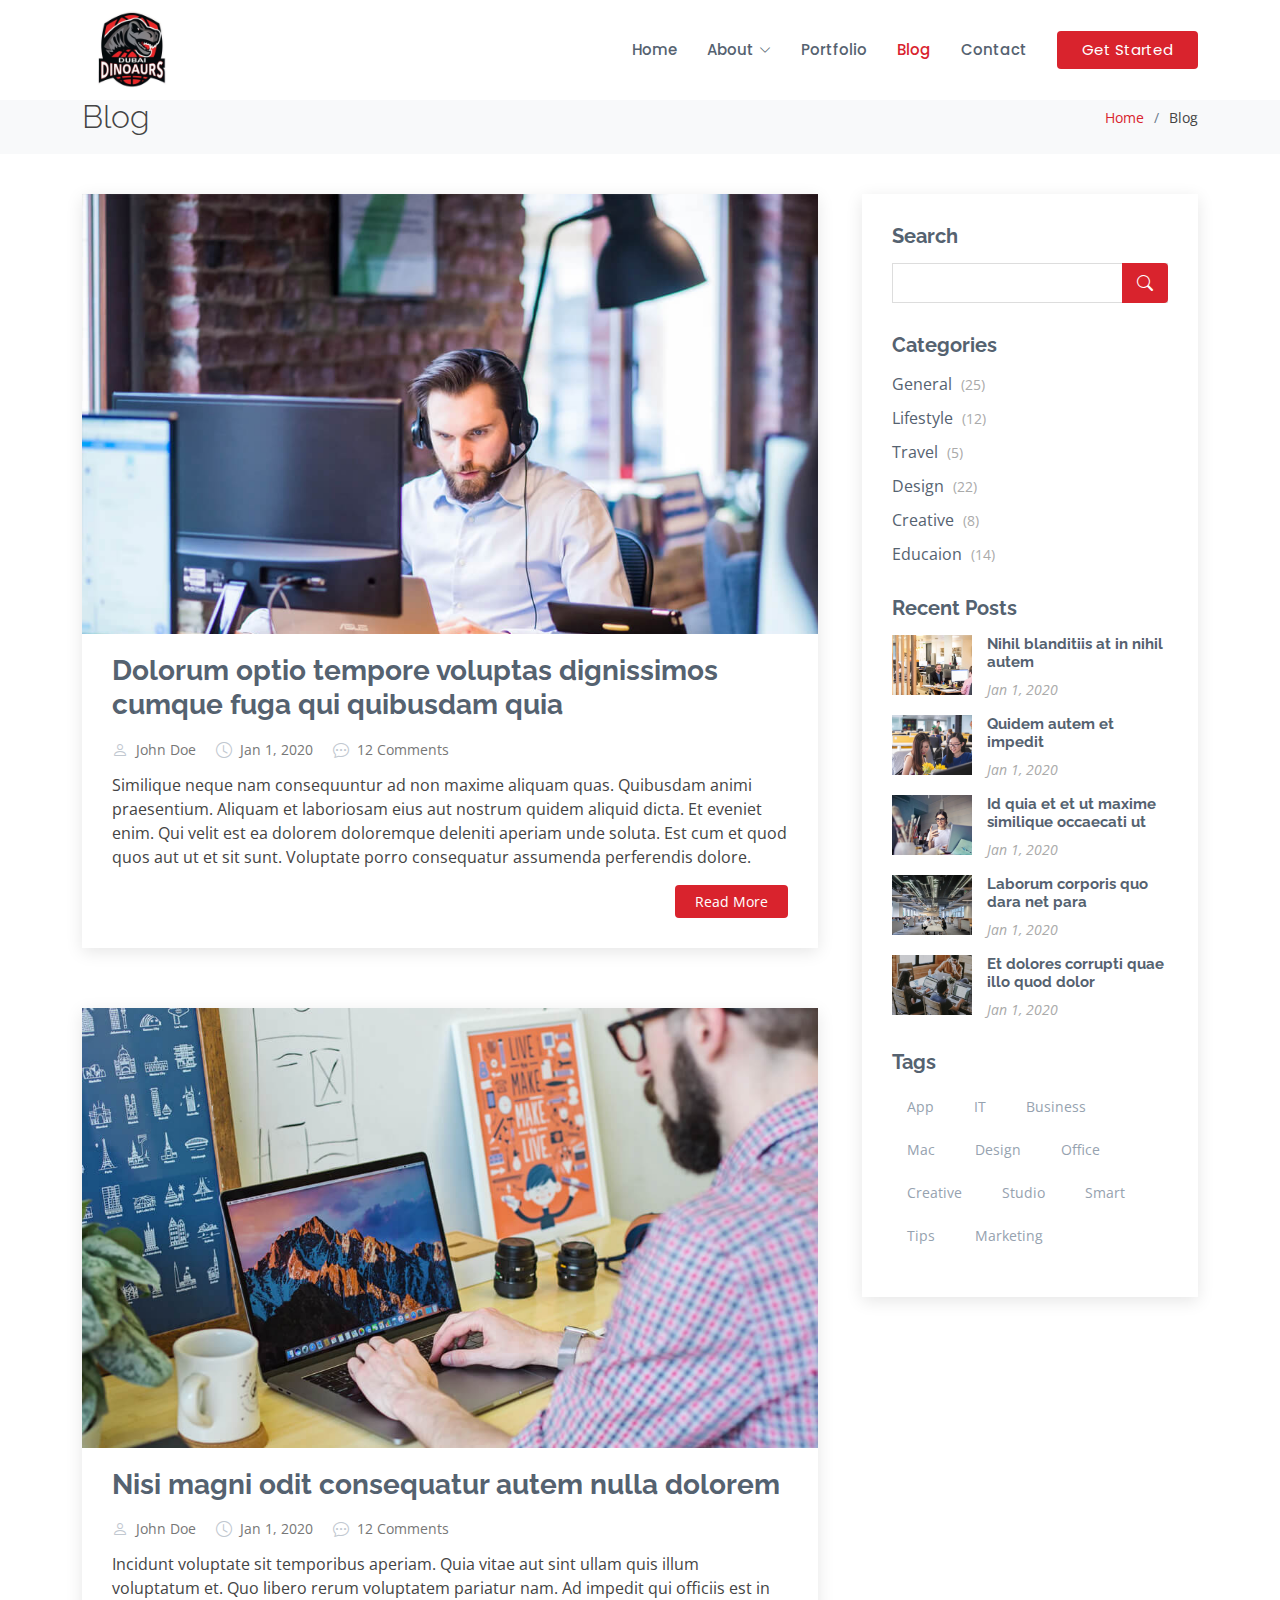
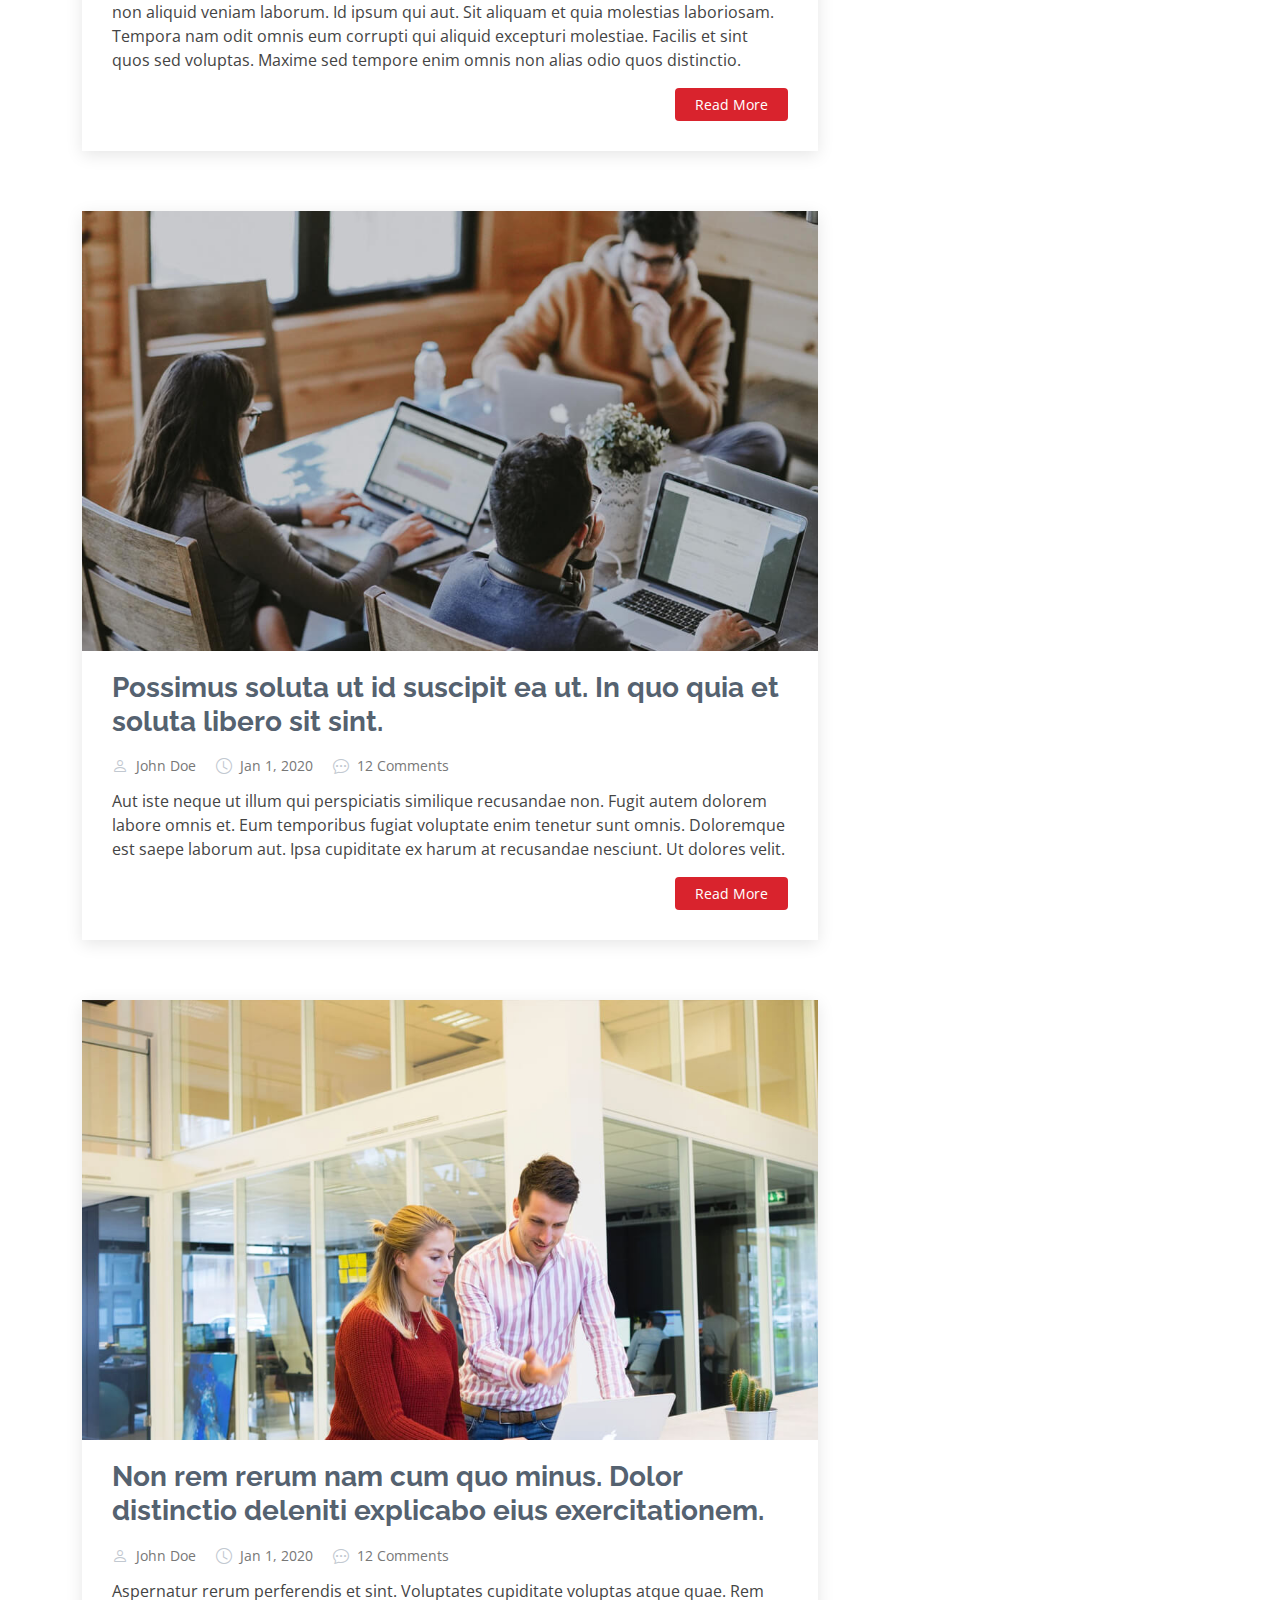
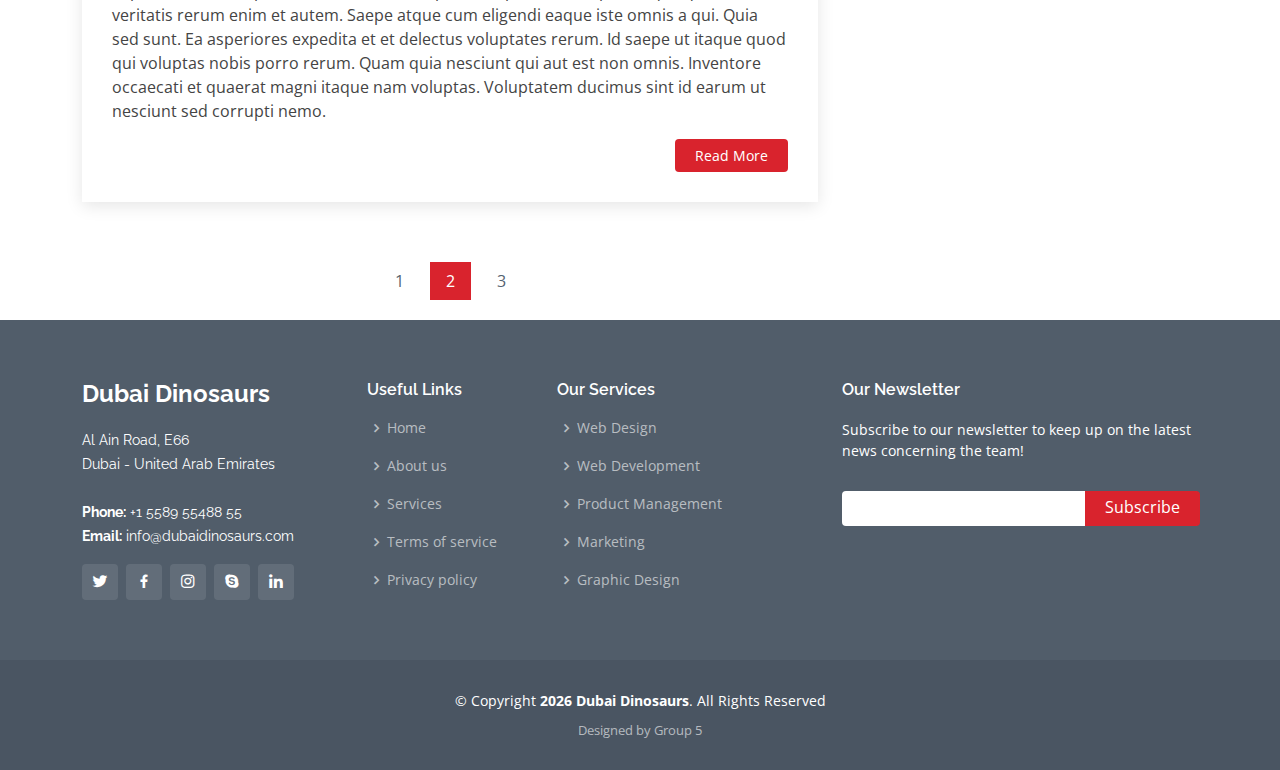
<file: blog.html>
<!DOCTYPE html>
<html lang="en">

<head>
  <meta charset="utf-8">
  <meta content="width=device-width, initial-scale=1.0" name="viewport">

  <title>Blog - Dubai Dinosaurs</title>
  <meta content="" name="description">
  <meta content="" name="keywords">

  <!-- Favicons -->
  <link href="assets/img/logo-no-background.png" rel="icon">
  <link href="assets/img/logo-no-background.png" rel="apple-touch-icon">

  <!-- Google Fonts -->
  <link href="https://fonts.googleapis.com/css?family=Open+Sans:300,300i,400,400i,600,600i,700,700i|Raleway:300,300i,400,400i,500,500i,600,600i,700,700i|Poppins:300,300i,400,400i,500,500i,600,600i,700,700i" rel="stylesheet">

  <!-- Vendor CSS Files -->
  <link href="assets/vendor/animate.css/animate.min.css" rel="stylesheet">
  <link href="assets/vendor/bootstrap/css/bootstrap.min.css" rel="stylesheet">
  <link href="assets/vendor/bootstrap-icons/bootstrap-icons.css" rel="stylesheet">
  <link href="assets/vendor/boxicons/css/boxicons.min.css" rel="stylesheet">
  <link href="assets/vendor/glightbox/css/glightbox.min.css" rel="stylesheet">
  <link href="assets/vendor/remixicon/remixicon.css" rel="stylesheet">
  <link href="assets/vendor/swiper/swiper-bundle.min.css" rel="stylesheet">

  <!-- Template Main CSS File -->
  <link href="assets/css/style.css" rel="stylesheet">


</head>

<body>

  <!-- ======= Header ======= -->
  <header id="header" class="fixed-top d-flex align-items-center">
    <div class="container d-flex align-items-center">

      <h1 class="logo me-auto"><a href="index.html">
        <img src="assets/img/logo-no-background.png" alt="Red and black logo that reads Dubai Dinosaurs">
      </a></h1>
      <!-- Uncomment below if you prefer to use an image logo -->
      <!-- <a href="index.html" class="logo me-auto"><img src="assets/img/logo.png" alt="" class="img-fluid"></a>-->

      <nav id="navbar" class="navbar">
        <ul>
          <li><a href="index.html">Home</a></li>

          <li class="dropdown"><a href="#"><span>About</span> <i class="bi bi-chevron-down"></i></a>
            <ul>
              <li><a href="about.html">About</a></li>
              <li><a href="team.html">Team</a></li>
              <li><a href="community.html">Community</a></li>


            </ul>
          </li>
          <li><a href="portfolio.html">Portfolio</a></li>
          <li><a href="blog.html" class="active">Blog</a></li>

          <li><a href="contact.html">Contact</a></li>
          <li><a href="index.html" class="getstarted">Get Started</a></li>
        </ul>
        <i class="bi bi-list mobile-nav-toggle"></i>
      </nav><!-- .navbar -->

    </div>
  </header><!-- End Header -->

  <main id="main">

    <!-- ======= Breadcrumbs ======= -->
    <section id="breadcrumbs" class="breadcrumbs">
      <div class="container">

        <div class="d-flex justify-content-between align-items-center">
          <h2>Blog</h2>
          <ol>
            <li><a href="index.html">Home</a></li>
            <li>Blog</li>
          </ol>
        </div>

      </div>
    </section><!-- End Breadcrumbs -->

    <!-- ======= Blog Section ======= -->
    <section id="blog" class="blog">
      <div class="container" data-aos="fade-up">

        <div class="row">

          <div class="col-lg-8 entries">

            <article class="entry">

              <div class="entry-img">
                <img src="assets/img/blog/blog-1.jpg" alt="" class="img-fluid">
              </div>

              <h2 class="entry-title">
                <a href="blog-single.html">Dolorum optio tempore voluptas dignissimos cumque fuga qui quibusdam quia</a>
              </h2>

              <div class="entry-meta">
                <ul>
                  <li class="d-flex align-items-center"><i class="bi bi-person"></i> <a href="blog-single.html">John Doe</a></li>
                  <li class="d-flex align-items-center"><i class="bi bi-clock"></i> <a href="blog-single.html"><time datetime="2020-01-01">Jan 1, 2020</time></a></li>
                  <li class="d-flex align-items-center"><i class="bi bi-chat-dots"></i> <a href="blog-single.html">12 Comments</a></li>
                </ul>
              </div>

              <div class="entry-content">
                <p>
                  Similique neque nam consequuntur ad non maxime aliquam quas. Quibusdam animi praesentium. Aliquam et laboriosam eius aut nostrum quidem aliquid dicta.
                  Et eveniet enim. Qui velit est ea dolorem doloremque deleniti aperiam unde soluta. Est cum et quod quos aut ut et sit sunt. Voluptate porro consequatur assumenda perferendis dolore.
                </p>
                <div class="read-more">
                  <a href="blog-single.html">Read More</a>
                </div>
              </div>

            </article><!-- End blog entry -->

            <article class="entry">

              <div class="entry-img">
                <img src="assets/img/blog/blog-2.jpg" alt="" class="img-fluid">
              </div>

              <h2 class="entry-title">
                <a href="blog-single.html">Nisi magni odit consequatur autem nulla dolorem</a>
              </h2>

              <div class="entry-meta">
                <ul>
                  <li class="d-flex align-items-center"><i class="bi bi-person"></i> <a href="blog-single.html">John Doe</a></li>
                  <li class="d-flex align-items-center"><i class="bi bi-clock"></i> <a href="blog-single.html"><time datetime="2020-01-01">Jan 1, 2020</time></a></li>
                  <li class="d-flex align-items-center"><i class="bi bi-chat-dots"></i> <a href="blog-single.html">12 Comments</a></li>
                </ul>
              </div>

              <div class="entry-content">
                <p>
                  Incidunt voluptate sit temporibus aperiam. Quia vitae aut sint ullam quis illum voluptatum et. Quo libero rerum voluptatem pariatur nam.
                  Ad impedit qui officiis est in non aliquid veniam laborum. Id ipsum qui aut. Sit aliquam et quia molestias laboriosam. Tempora nam odit omnis eum corrupti qui aliquid excepturi molestiae. Facilis et sint quos sed voluptas. Maxime sed tempore enim omnis non alias odio quos distinctio.
                </p>
                <div class="read-more">
                  <a href="blog-single.html">Read More</a>
                </div>
              </div>

            </article><!-- End blog entry -->

            <article class="entry">

              <div class="entry-img">
                <img src="assets/img/blog/blog-3.jpg" alt="" class="img-fluid">
              </div>

              <h2 class="entry-title">
                <a href="blog-single.html">Possimus soluta ut id suscipit ea ut. In quo quia et soluta libero sit sint.</a>
              </h2>

              <div class="entry-meta">
                <ul>
                  <li class="d-flex align-items-center"><i class="bi bi-person"></i> <a href="blog-single.html">John Doe</a></li>
                  <li class="d-flex align-items-center"><i class="bi bi-clock"></i> <a href="blog-single.html"><time datetime="2020-01-01">Jan 1, 2020</time></a></li>
                  <li class="d-flex align-items-center"><i class="bi bi-chat-dots"></i> <a href="blog-single.html">12 Comments</a></li>
                </ul>
              </div>

              <div class="entry-content">
                <p>
                  Aut iste neque ut illum qui perspiciatis similique recusandae non. Fugit autem dolorem labore omnis et. Eum temporibus fugiat voluptate enim tenetur sunt omnis.
                  Doloremque est saepe laborum aut. Ipsa cupiditate ex harum at recusandae nesciunt. Ut dolores velit.
                </p>
                <div class="read-more">
                  <a href="blog-single.html">Read More</a>
                </div>
              </div>

            </article><!-- End blog entry -->

            <article class="entry">

              <div class="entry-img">
                <img src="assets/img/blog/blog-4.jpg" alt="" class="img-fluid">
              </div>

              <h2 class="entry-title">
                <a href="blog-single.html">Non rem rerum nam cum quo minus. Dolor distinctio deleniti explicabo eius exercitationem.</a>
              </h2>

              <div class="entry-meta">
                <ul>
                  <li class="d-flex align-items-center"><i class="bi bi-person"></i> <a href="blog-single.html">John Doe</a></li>
                  <li class="d-flex align-items-center"><i class="bi bi-clock"></i> <a href="blog-single.html"><time datetime="2020-01-01">Jan 1, 2020</time></a></li>
                  <li class="d-flex align-items-center"><i class="bi bi-chat-dots"></i> <a href="blog-single.html">12 Comments</a></li>
                </ul>
              </div>

              <div class="entry-content">
                <p>
                  Aspernatur rerum perferendis et sint. Voluptates cupiditate voluptas atque quae. Rem veritatis rerum enim et autem. Saepe atque cum eligendi eaque iste omnis a qui.
                  Quia sed sunt. Ea asperiores expedita et et delectus voluptates rerum. Id saepe ut itaque quod qui voluptas nobis porro rerum. Quam quia nesciunt qui aut est non omnis. Inventore occaecati et quaerat magni itaque nam voluptas. Voluptatem ducimus sint id earum ut nesciunt sed corrupti nemo.
                </p>
                <div class="read-more">
                  <a href="blog-single.html">Read More</a>
                </div>
              </div>

            </article><!-- End blog entry -->

            <div class="blog-pagination">
              <ul class="justify-content-center">
                <li><a href="#">1</a></li>
                <li class="active"><a href="#">2</a></li>
                <li><a href="#">3</a></li>
              </ul>
            </div>

          </div><!-- End blog entries list -->

          <div class="col-lg-4">

            <div class="sidebar">

              <h3 class="sidebar-title">Search</h3>
              <div class="sidebar-item search-form">
                <form action="">
                  <input type="text">
                  <button type="submit"><i class="bi bi-search"></i></button>
                </form>
              </div><!-- End sidebar search formn-->

              <h3 class="sidebar-title">Categories</h3>
              <div class="sidebar-item categories">
                <ul>
                  <li><a href="#">General <span>(25)</span></a></li>
                  <li><a href="#">Lifestyle <span>(12)</span></a></li>
                  <li><a href="#">Travel <span>(5)</span></a></li>
                  <li><a href="#">Design <span>(22)</span></a></li>
                  <li><a href="#">Creative <span>(8)</span></a></li>
                  <li><a href="#">Educaion <span>(14)</span></a></li>
                </ul>
              </div><!-- End sidebar categories-->

              <h3 class="sidebar-title">Recent Posts</h3>
              <div class="sidebar-item recent-posts">
                <div class="post-item clearfix">
                  <img src="assets/img/blog/blog-recent-1.jpg" alt="">
                  <h4><a href="blog-single.html">Nihil blanditiis at in nihil autem</a></h4>
                  <time datetime="2020-01-01">Jan 1, 2020</time>
                </div>

                <div class="post-item clearfix">
                  <img src="assets/img/blog/blog-recent-2.jpg" alt="">
                  <h4><a href="blog-single.html">Quidem autem et impedit</a></h4>
                  <time datetime="2020-01-01">Jan 1, 2020</time>
                </div>

                <div class="post-item clearfix">
                  <img src="assets/img/blog/blog-recent-3.jpg" alt="">
                  <h4><a href="blog-single.html">Id quia et et ut maxime similique occaecati ut</a></h4>
                  <time datetime="2020-01-01">Jan 1, 2020</time>
                </div>

                <div class="post-item clearfix">
                  <img src="assets/img/blog/blog-recent-4.jpg" alt="">
                  <h4><a href="blog-single.html">Laborum corporis quo dara net para</a></h4>
                  <time datetime="2020-01-01">Jan 1, 2020</time>
                </div>

                <div class="post-item clearfix">
                  <img src="assets/img/blog/blog-recent-5.jpg" alt="">
                  <h4><a href="blog-single.html">Et dolores corrupti quae illo quod dolor</a></h4>
                  <time datetime="2020-01-01">Jan 1, 2020</time>
                </div>

              </div><!-- End sidebar recent posts-->

              <h3 class="sidebar-title">Tags</h3>
              <div class="sidebar-item tags">
                <ul>
                  <li><a href="#">App</a></li>
                  <li><a href="#">IT</a></li>
                  <li><a href="#">Business</a></li>
                  <li><a href="#">Mac</a></li>
                  <li><a href="#">Design</a></li>
                  <li><a href="#">Office</a></li>
                  <li><a href="#">Creative</a></li>
                  <li><a href="#">Studio</a></li>
                  <li><a href="#">Smart</a></li>
                  <li><a href="#">Tips</a></li>
                  <li><a href="#">Marketing</a></li>
                </ul>
              </div><!-- End sidebar tags-->

            </div><!-- End sidebar -->

          </div><!-- End blog sidebar -->

        </div>

      </div>
    </section><!-- End Blog Section -->

  </main><!-- End #main -->

  <!-- ======= Footer ======= -->
  <footer id="footer">
    <div class="footer-top">
      <div class="container">
        <div class="row">

          <div class="col-lg-3 col-md-6">
            <div class="footer-info">
              <h3>Dubai Dinosaurs</h3>
              <p>
                Al Ain Road, E66 <br>
                Dubai - United Arab Emirates<br><br>
                <strong>Phone:</strong> +1 5589 55488 55<br>
                <strong>Email:</strong> info@dubaidinosaurs.com<br>
              </p>
              <div class="social-links mt-3">
                <a href="#" class="twitter"><i class="bx bxl-twitter"></i></a>
                <a href="#" class="facebook"><i class="bx bxl-facebook"></i></a>
                <a href="#" class="instagram"><i class="bx bxl-instagram"></i></a>
                <a href="#" class="google-plus"><i class="bx bxl-skype"></i></a>
                <a href="#" class="linkedin"><i class="bx bxl-linkedin"></i></a>
              </div>
            </div>
          </div>

          <div class="col-lg-2 col-md-6 footer-links">
            <h4>Useful Links</h4>
            <ul>
              <li><i class="bx bx-chevron-right"></i> <a href="#">Home</a></li>
              <li><i class="bx bx-chevron-right"></i> <a href="#">About us</a></li>
              <li><i class="bx bx-chevron-right"></i> <a href="#">Services</a></li>
              <li><i class="bx bx-chevron-right"></i> <a href="#">Terms of service</a></li>
              <li><i class="bx bx-chevron-right"></i> <a href="#">Privacy policy</a></li>
            </ul>
          </div>

          <div class="col-lg-3 col-md-6 footer-links">
            <h4>Our Services</h4>
            <ul>
              <li><i class="bx bx-chevron-right"></i> <a href="#">Web Design</a></li>
              <li><i class="bx bx-chevron-right"></i> <a href="#">Web Development</a></li>
              <li><i class="bx bx-chevron-right"></i> <a href="#">Product Management</a></li>
              <li><i class="bx bx-chevron-right"></i> <a href="#">Marketing</a></li>
              <li><i class="bx bx-chevron-right"></i> <a href="#">Graphic Design</a></li>
            </ul>
          </div>

          <div class="col-lg-4 col-md-6 footer-newsletter">
            <h4>Our Newsletter</h4>
            <p>Subscribe to our newsletter to keep up on the latest news concerning the team!</p>
            <form id="subForm">
              <input type="text" id="textBox" name="textBox">
              <button type="button" name="textBox" id="subBtn" class="btn btn-danger">Subscribe</button>
            </form>
          </div>
        </div>
      </div>
    </div>

    <!-- Modal -->
    <div class="modal fade" id="staticBackdrop" data-bs-backdrop="static" data-bs-keyboard="false" tabindex="-1" aria-labelledby="staticBackdropLabel" aria-hidden="true" style="color: black;">
      <div class="modal-dialog">
        <div class="modal-content">
          <div class="modal-header">
            <h1 class="modal-title fs-5" id="staticBackdropLabel">Congrats you're all signed up for our newsletter!</h1>
            <button type="button" class="btn-close" data-bs-dismiss="modal" aria-label="Close"></button>
          </div>
          <div class="modal-footer">
            <button type="button" class="btn btn-danger" data-bs-dismiss="modal">Close</button>
          </div>
        </div>
      </div>
    </div>

    <div class="container">
      <div class="copyright">
        &copy; Copyright <strong><span id="current-year"></span> <span>Dubai Dinosaurs</span></strong>. All Rights Reserved
      </div>
      <div class="credits">
        Designed by Group 5
      </div>
    </div>
  </footer><!-- End Footer -->

  <a href="#" class="back-to-top d-flex align-items-center justify-content-center"><i class="bi bi-arrow-up-short"></i></a>

  <!-- Vendor JS Files -->
  <script src="assets/vendor/bootstrap/js/bootstrap.bundle.min.js"></script>
  <script src="assets/vendor/glightbox/js/glightbox.min.js"></script>
  <script src="assets/vendor/isotope-layout/isotope.pkgd.min.js"></script>
  <script src="assets/vendor/swiper/swiper-bundle.min.js"></script>
  <script src="assets/vendor/waypoints/noframework.waypoints.js"></script>
  <script src="assets/vendor/php-email-form/validate.js"></script>

  <!-- Template Main JS File -->
  <script src="https://ajax.googleapis.com/ajax/libs/jquery/3.7.1/jquery.min.js"></script>
  <script src="assets/js/main.js"></script>

</body>

</html>
</file>
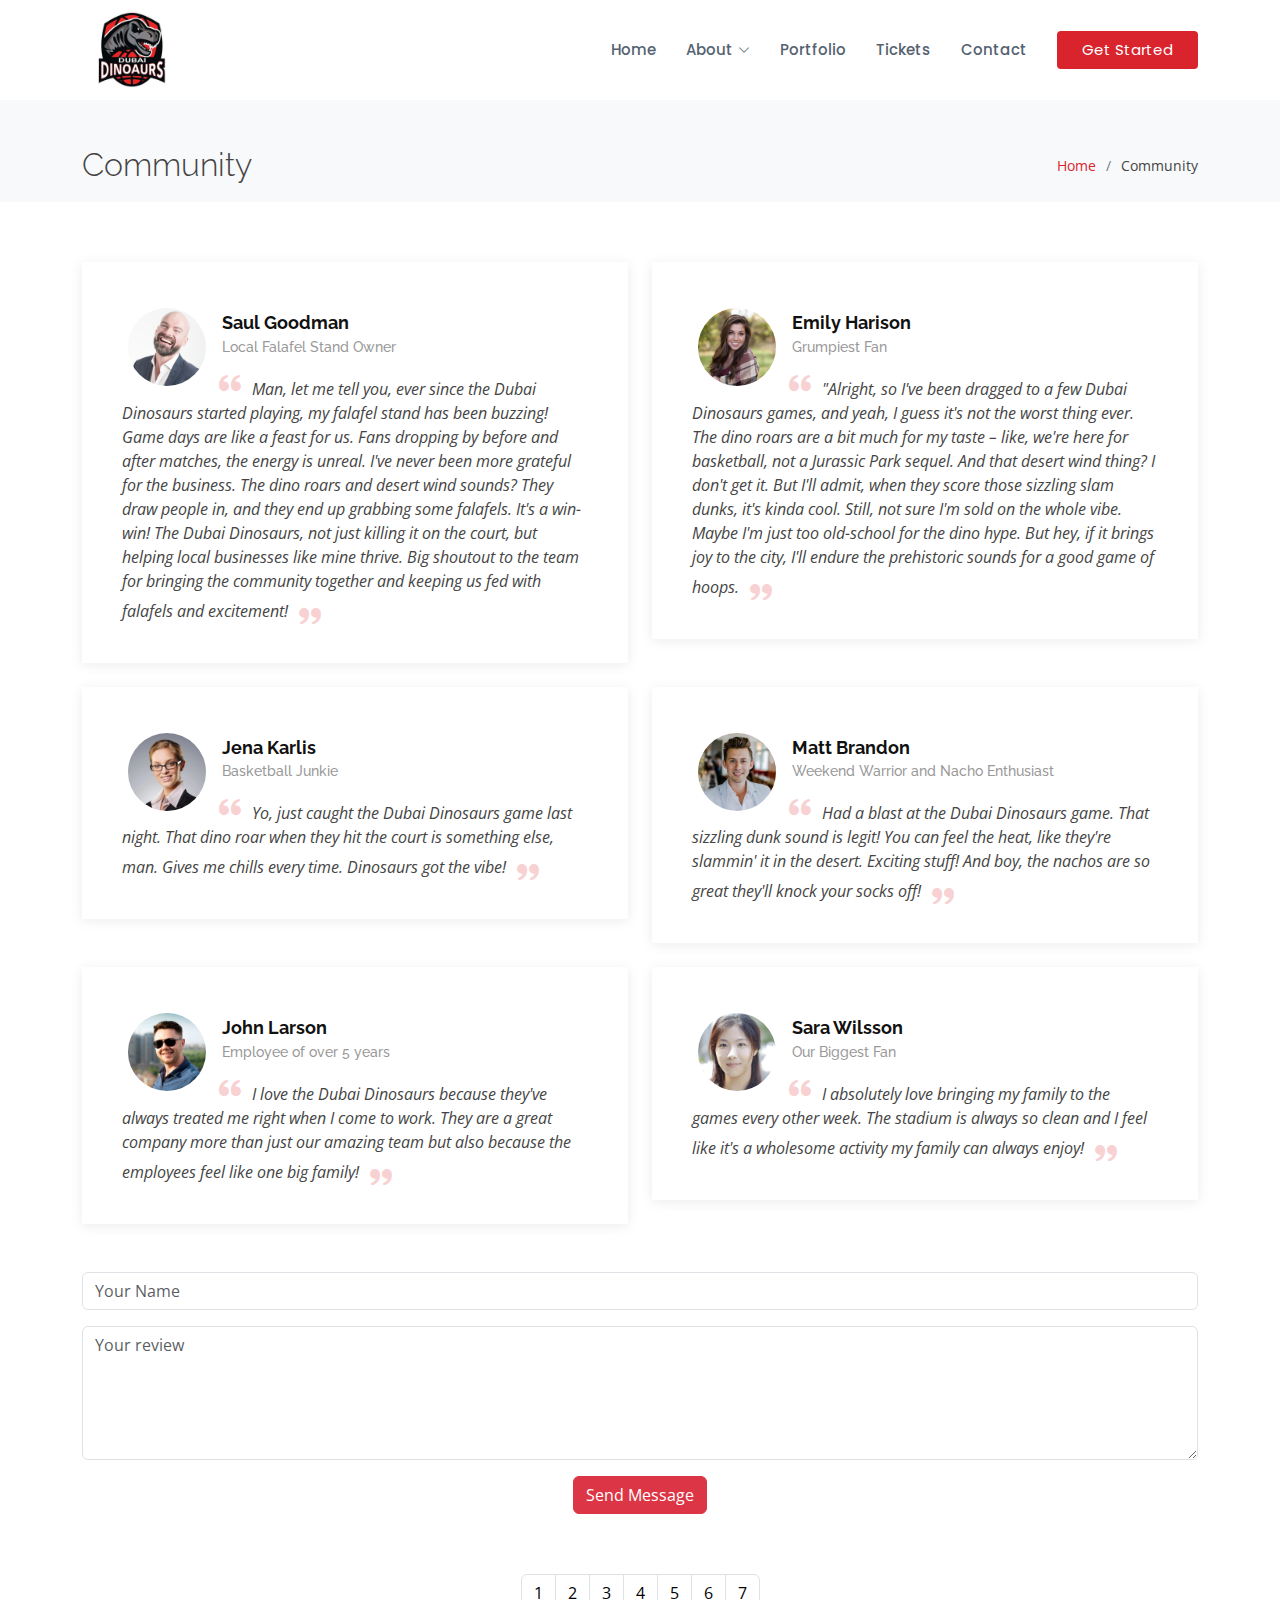
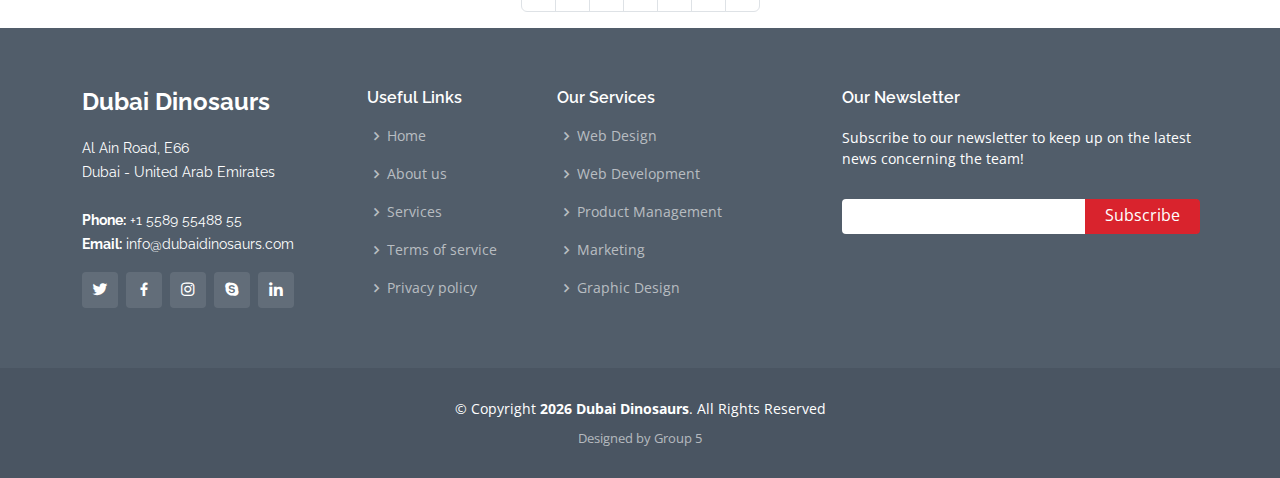
<file: community.html>
<!DOCTYPE html>
<html lang="en">

<head>
  <meta charset="utf-8">
  <meta content="width=device-width, initial-scale=1.0" name="viewport">

  <title>Community</title>
  <meta content="" name="description">
  <meta content="" name="keywords">

  <!-- Favicons -->
  <link href="assets/img/logo-no-background.png" rel="icon">
  <link href="assets/img/logo-no-background.png" rel="apple-touch-icon">

  <!-- Google Fonts -->
  <link href="https://fonts.googleapis.com/css?family=Open+Sans:300,300i,400,400i,600,600i,700,700i|Raleway:300,300i,400,400i,500,500i,600,600i,700,700i|Poppins:300,300i,400,400i,500,500i,600,600i,700,700i" rel="stylesheet">

  <!-- Vendor CSS Files -->
  <link href="assets/vendor/animate.css/animate.min.css" rel="stylesheet">
  <link href="assets/vendor/bootstrap/css/bootstrap.min.css" rel="stylesheet">
  <link href="assets/vendor/bootstrap-icons/bootstrap-icons.css" rel="stylesheet">
  <link href="assets/vendor/boxicons/css/boxicons.min.css" rel="stylesheet">
  <link href="assets/vendor/glightbox/css/glightbox.min.css" rel="stylesheet">
  <link href="assets/vendor/remixicon/remixicon.css" rel="stylesheet">
  <link href="assets/vendor/swiper/swiper-bundle.min.css" rel="stylesheet">

  <!-- Template Main CSS File -->
  <link href="assets/css/style.css" rel="stylesheet">


</head>

<body>

  <!-- ======= Header ======= -->
  <header id="header" class="fixed-top d-flex align-items-center">
    <div class="container d-flex align-items-center">

      <h1 class="logo me-auto"><a href="index.html">
        <img src="assets/img/logo-no-background.png" alt="Red and black logo that reads Dubai Dinosaurs">
      </a></h1>
      <!-- Uncomment below if you prefer to use an image logo -->
      <!-- <a href="index.html" class="logo me-auto"><img src="assets/img/logo.png" alt="" class="img-fluid"></a>-->

      <nav id="navbar" class="navbar">
        <ul>
          <li><a href="index.html">Home</a></li>

          <li class="dropdown"><a href="#"><span>About</span> <i class="bi bi-chevron-down"></i></a>
            <ul>
              <li><a href="about.html">About</a></li>
              <li><a href="team.html">Team</a></li>
              <li><a href="community.html" class="active">Community</a></li>


            </ul>
          </li>
          <li><a href="portfolio.html">Portfolio</a></li>
          <li><a href="pricing.html">Tickets</a></li>
          <li><a href="contact.html">Contact</a></li>
          <li><a href="index.html" class="getstarted">Get Started</a></li>
        </ul>
        <i class="bi bi-list mobile-nav-toggle"></i>
      </nav><!-- .navbar -->

    </div>
  </header><!-- End Header -->

  <main id="main">

    <!-- ======= Breadcrumbs ======= -->
    <section id="breadcrumbs" class="breadcrumbs">
      <div class="container mt-5">

        <div class="d-flex justify-content-between align-items-center">
          <h2>Community</h2>
          <ol>
            <li><a href="index.html">Home</a></li>
            <li>Community</li>
          </ol>
        </div>

      </div>
    </section><!-- End Breadcrumbs -->

    <!-- ======= Testimonials Section ======= -->
    <section id="testimonials" class="testimonials">
      <div class="container">

        <div class="row">

          <div class="col-lg-6">
            <div class="testimonial-item">
              <img src="assets/img/testimonials/testimonials-1.jpg" class="testimonial-img" alt="">
              <h3>Saul Goodman</h3>
              <h4>Local Falafel Stand Owner</h4>
              <p>
                <i class="bx bxs-quote-alt-left quote-icon-left"></i>
                Man, let me tell you, ever since the Dubai Dinosaurs started playing, my falafel stand has been buzzing! Game days are like a feast for us. Fans dropping by before and after matches, the energy is unreal. I've never been more grateful for the business. The dino roars and desert wind sounds? They draw people in, and they end up grabbing some falafels. It's a win-win! The Dubai Dinosaurs, not just killing it on the court, but helping local businesses like mine thrive. Big shoutout to the team for bringing the community together and keeping us fed with falafels and excitement!
                
                <i class="bx bxs-quote-alt-right quote-icon-right"></i>
              </p>
            </div>
          </div>

          <div class="col-lg-6">
            <div class="testimonial-item mt-4 mt-lg-0">
              <img src="assets/img/testimonials/testimonials-6.jpg" class="testimonial-img" alt="">
              <h3>Emily Harison</h3>
              <h4>Grumpiest Fan</h4>
              <p>
                <i class="bx bxs-quote-alt-left quote-icon-left"></i>
                "Alright, so I've been dragged to a few Dubai Dinosaurs games, and yeah, I guess it's not the worst thing ever. The dino roars are a bit much for my taste – like, we're here for basketball, not a Jurassic Park sequel. And that desert wind thing? I don't get it. But I'll admit, when they score those sizzling slam dunks, it's kinda cool. Still, not sure I'm sold on the whole vibe. Maybe I'm just too old-school for the dino hype. But hey, if it brings joy to the city, I'll endure the prehistoric sounds for a good game of hoops.
                <i class="bx bxs-quote-alt-right quote-icon-right"></i>
              </p>
            </div>
          </div>

          <div class="col-lg-6">
            <div class="testimonial-item mt-4">
              <img src="assets/img/testimonials/testimonials-3.jpg" class="testimonial-img" alt="">
              <h3>Jena Karlis</h3>
              <h4>Basketball Junkie</h4>
              <p>
                <i class="bx bxs-quote-alt-left quote-icon-left"></i>
                Yo, just caught the Dubai Dinosaurs game last night. That dino roar when they hit the court is something else, man. Gives me chills every time. Dinosaurs got the vibe!
                <i class="bx bxs-quote-alt-right quote-icon-right"></i>
              </p>
            </div>
          </div>

          <div class="col-lg-6">
            <div class="testimonial-item mt-4">
              <img src="assets/img/testimonials/testimonials-4.jpg" class="testimonial-img" alt="">
              <h3>Matt Brandon</h3>
              <h4>Weekend Warrior and Nacho Enthusiast</h4>
              <p>
                <i class="bx bxs-quote-alt-left quote-icon-left"></i>
                Had a blast at the Dubai Dinosaurs game. That sizzling dunk sound is legit! You can feel the heat, like they're slammin' it in the desert. Exciting stuff! And boy, the nachos are so great they'll knock your socks off!
                <i class="bx bxs-quote-alt-right quote-icon-right"></i>
              </p>
            </div>
          </div>

          <div class="col-lg-6">
            <div class="testimonial-item mt-4">
              <img src="assets/img/testimonials/testimonials-5.jpg" class="testimonial-img" alt="">
              <h3>John Larson</h3>
              <h4>Employee of over 5 years</h4>
              <p>
                <i class="bx bxs-quote-alt-left quote-icon-left"></i>
                I love the Dubai Dinosaurs because they've always treated me right when I come to work. They are a great company more than just our amazing team but also because the employees feel like one big family!
                <i class="bx bxs-quote-alt-right quote-icon-right"></i>
              </p>
            </div>
          </div>

          <div class="col-lg-6">
            <div class="testimonial-item mt-4">
              <img src="assets/img/testimonials/testimonials-2.jpg" class="testimonial-img" alt="">
              <h3>Sara Wilsson</h3>
              <h4>Our Biggest Fan</h4>
              <p>
                <i class="bx bxs-quote-alt-left quote-icon-left"></i>
                I absolutely love bringing my family to the games every other week. The stadium is always so clean and I feel like it's a wholesome activity my family can always enjoy!
                <i class="bx bxs-quote-alt-right quote-icon-right"></i>
              </p>
            </div>
          </div>

          <div class="col-lg-12 pt-5">
            <form action="#" id="contactForm" method="post" role="form" class="php-email-form">
              <div class="row">
                <div class="col-md-12 form-group">
                  <input type="text" name="name" class="form-control" id="name" placeholder="Your Name" required>
                </div>
              </div>
              <div class="form-group mt-3">
                <textarea class="form-control" name="message" rows="5" placeholder="Your review" required></textarea>
              </div>
              <div class="my-3">
              </div>
              <div class="text-center"><button type="submit" class="btn btn-danger">Send Message</button></div>
            </form>

          </div>

        </div>

      </div>
      <div class="col-lg-8 mt-5 mt-lg-0">

      </div>

    </section><!-- End Community Section -->

  </main><!-- End #main -->
<!-- Pagination -->
<nav aria-label="...">
  <ul class="pagination justify-content-center">
    <li class="page-item"><a class="page-link" href="index.html">1</a></li>
    <li class="page-item"><a class="page-link" href="about.html">2</a></li>
    <li class="page-item"><a class="page-link" href="team.html">3</a></li>
    <li class="page-item"><a class="page-link" href="community.html">4</a></li>
    <li class="page-item"><a class="page-link" href="portfolio.html">5</a></li>
    <li class="page-item"><a class="page-link" href="pricing.html">6</a></li>
    <li class="page-item"><a class="page-link" href="contact.html">7</a></li>
  </ul>
</nav>
  <!-- ======= Footer ======= -->
  <footer id="footer">
    <div class="footer-top">
      <div class="container">
        <div class="row">

          <div class="col-lg-3 col-md-6">
            <div class="footer-info">
              <h3>Dubai Dinosaurs</h3>
              <p>
                Al Ain Road, E66 <br>
                Dubai - United Arab Emirates<br><br>
                <strong>Phone:</strong> +1 5589 55488 55<br>
                <strong>Email:</strong> info@dubaidinosaurs.com<br>
              </p>
              <div class="social-links mt-3">
                <a href="#" class="twitter"><i class="bx bxl-twitter"></i></a>
                <a href="#" class="facebook"><i class="bx bxl-facebook"></i></a>
                <a href="#" class="instagram"><i class="bx bxl-instagram"></i></a>
                <a href="#" class="google-plus"><i class="bx bxl-skype"></i></a>
                <a href="#" class="linkedin"><i class="bx bxl-linkedin"></i></a>
              </div>
            </div>
          </div>

          <div class="col-lg-2 col-md-6 footer-links">
            <h4>Useful Links</h4>
            <ul>
              <li><i class="bx bx-chevron-right"></i> <a href="#">Home</a></li>
              <li><i class="bx bx-chevron-right"></i> <a href="#">About us</a></li>
              <li><i class="bx bx-chevron-right"></i> <a href="#">Services</a></li>
              <li><i class="bx bx-chevron-right"></i> <a href="#">Terms of service</a></li>
              <li><i class="bx bx-chevron-right"></i> <a href="#">Privacy policy</a></li>
            </ul>
          </div>

          <div class="col-lg-3 col-md-6 footer-links">
            <h4>Our Services</h4>
            <ul>
              <li><i class="bx bx-chevron-right"></i> <a href="#">Web Design</a></li>
              <li><i class="bx bx-chevron-right"></i> <a href="#">Web Development</a></li>
              <li><i class="bx bx-chevron-right"></i> <a href="#">Product Management</a></li>
              <li><i class="bx bx-chevron-right"></i> <a href="#">Marketing</a></li>
              <li><i class="bx bx-chevron-right"></i> <a href="#">Graphic Design</a></li>
            </ul>
          </div>

          <div class="col-lg-4 col-md-6 footer-newsletter">
            <h4>Our Newsletter</h4>
            <p>Subscribe to our newsletter to keep up on the latest news concerning the team!</p>
            <form id="subForm">
              <input type="text" id="textBox" name="textBox">
              <button type="button" name="textBox" id="subBtn" class="btn btn-danger">Subscribe</button>
            </form>
          </div>
        </div>
      </div>
    </div>

    <!-- Modal -->
    <div class="modal fade" id="staticBackdrop" data-bs-backdrop="static" data-bs-keyboard="false" tabindex="-1" aria-labelledby="staticBackdropLabel" aria-hidden="true" style="color: black;">
      <div class="modal-dialog">
        <div class="modal-content">
          <div class="modal-header">
            <h1 class="modal-title fs-5" id="staticBackdropLabel">Congrats you're all signed up for our newsletter!</h1>
            <button type="button" class="btn-close" data-bs-dismiss="modal" aria-label="Close"></button>
          </div>
          <div class="modal-footer">
            <button type="button" class="btn btn-danger" data-bs-dismiss="modal">Close</button>
          </div>
        </div>
      </div>
    </div>

    <div class="container">
      <div class="copyright">
        &copy; Copyright <strong><span id="current-year"></span> <span>Dubai Dinosaurs</span></strong>. All Rights Reserved
      </div>
      <div class="credits">
        Designed by Group 5
      </div>
    </div>
  </footer><!-- End Footer -->

  <a href="#" class="back-to-top d-flex align-items-center justify-content-center"><i class="bi bi-arrow-up-short"></i></a>

  <!-- Vendor JS Files -->
  <script src="assets/vendor/bootstrap/js/bootstrap.bundle.min.js"></script>
  <script src="assets/vendor/glightbox/js/glightbox.min.js"></script>
  <script src="assets/vendor/isotope-layout/isotope.pkgd.min.js"></script>
  <script src="assets/vendor/swiper/swiper-bundle.min.js"></script>
  <script src="assets/vendor/waypoints/noframework.waypoints.js"></script>
  <script src="assets/vendor/php-email-form/validate.js"></script>

  <!-- Template Main JS File -->
  <script src="https://ajax.googleapis.com/ajax/libs/jquery/3.7.1/jquery.min.js"></script>
  <script src="assets/js/main.js"></script>

</body>

</html>
</file>
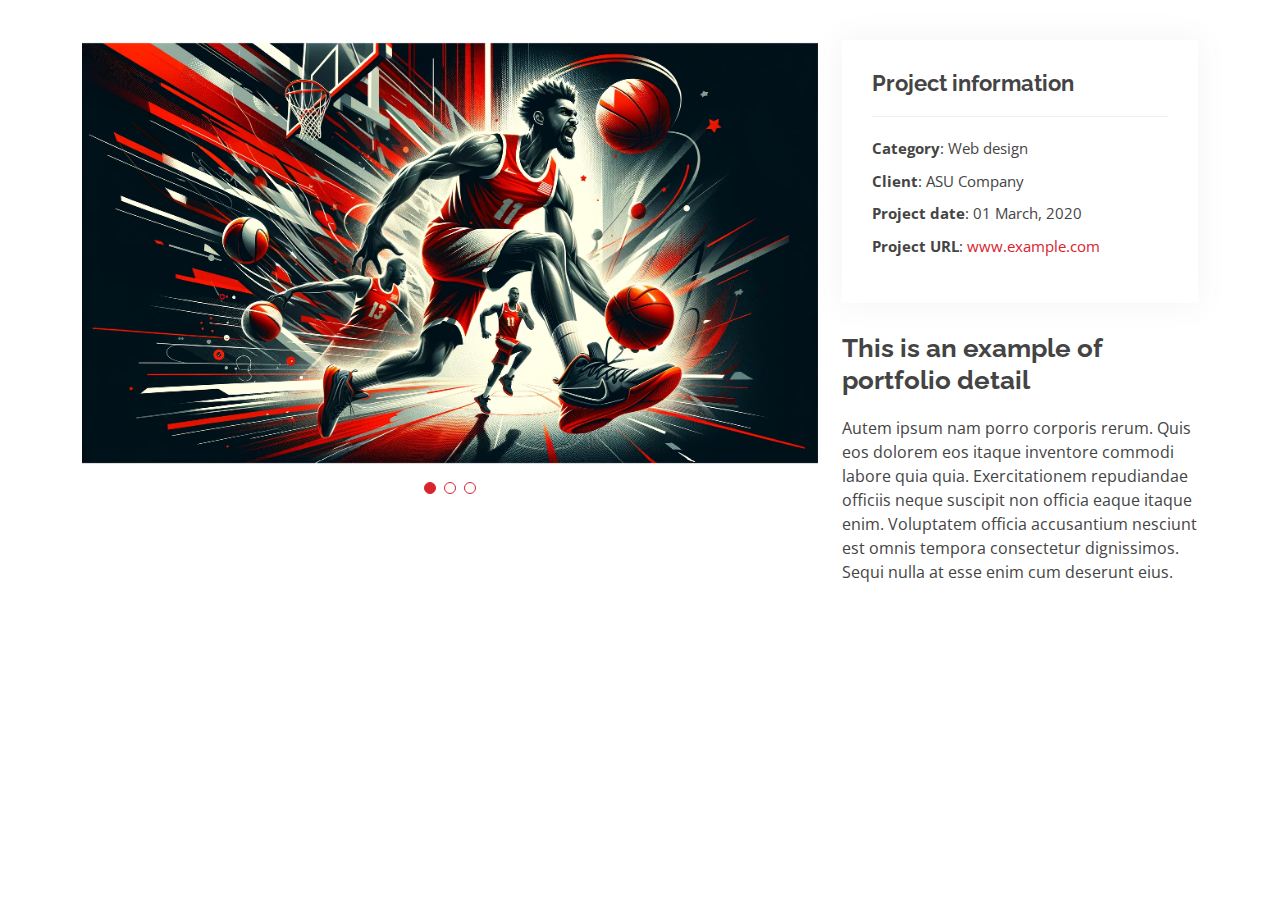
<file: portfolio-details.html>
<!DOCTYPE html>
<html lang="en">

<head>
  <meta charset="utf-8">
  <meta content="width=device-width, initial-scale=1.0" name="viewport">

  <title>Portfolio Details - Dubai Dinosaurs</title>
  <meta content="" name="description">
  <meta content="" name="keywords">

  <!-- Favicons -->
  <link href="assets/img/logo-no-background.png" rel="icon">
  <link href="assets/img/logo-no-background.png" rel="apple-touch-icon">

  <!-- Google Fonts -->
  <link href="https://fonts.googleapis.com/css?family=Open+Sans:300,300i,400,400i,600,600i,700,700i|Raleway:300,300i,400,400i,500,500i,600,600i,700,700i|Poppins:300,300i,400,400i,500,500i,600,600i,700,700i" rel="stylesheet">

  <!-- Vendor CSS Files -->
  <link href="assets/vendor/animate.css/animate.min.css" rel="stylesheet">
  <link href="assets/vendor/bootstrap/css/bootstrap.min.css" rel="stylesheet">
  <link href="assets/vendor/bootstrap-icons/bootstrap-icons.css" rel="stylesheet">
  <link href="assets/vendor/boxicons/css/boxicons.min.css" rel="stylesheet">
  <link href="assets/vendor/glightbox/css/glightbox.min.css" rel="stylesheet">
  <link href="assets/vendor/remixicon/remixicon.css" rel="stylesheet">
  <link href="assets/vendor/swiper/swiper-bundle.min.css" rel="stylesheet">

  <!-- Template Main CSS File -->
  <link href="assets/css/style.css" rel="stylesheet">


</head>

<body>

  <main id="main">

    <!-- ======= Portfolio Details Section ======= -->
    <section id="portfolio-details" class="portfolio-details">
      <div class="container">

        <div class="row gy-4">

          <div class="col-lg-8">
            <div class="portfolio-details-slider swiper">
              <div class="swiper-wrapper align-items-center">

                <div class="swiper-slide">
                  <img src="assets/img/portfolio/portfolio-details-1.jpg" alt="">
                </div>

                <div class="swiper-slide">
                  <img src="assets/img/portfolio/portfolio-details-2.jpg" alt="">
                </div>

                <div class="swiper-slide">
                  <img src="assets/img/portfolio/portfolio-details-3.jpg" alt="">
                </div>

              </div>
              <div class="swiper-pagination"></div>
            </div>
          </div>

          <div class="col-lg-4">
            <div class="portfolio-info">
              <h3>Project information</h3>
              <ul>
                <li><strong>Category</strong>: Web design</li>
                <li><strong>Client</strong>: ASU Company</li>
                <li><strong>Project date</strong>: 01 March, 2020</li>
                <li><strong>Project URL</strong>: <a href="#">www.example.com</a></li>
              </ul>
            </div>
            <div class="portfolio-description">
              <h2>This is an example of portfolio detail</h2>
              <p>
                Autem ipsum nam porro corporis rerum. Quis eos dolorem eos itaque inventore commodi labore quia quia. Exercitationem repudiandae officiis neque suscipit non officia eaque itaque enim. Voluptatem officia accusantium nesciunt est omnis tempora consectetur dignissimos. Sequi nulla at esse enim cum deserunt eius.
              </p>
            </div>
          </div>

        </div>

      </div>
    </section><!-- End Portfolio Details Section -->

  </main><!-- End #main -->

  <a href="#" class="back-to-top d-flex align-items-center justify-content-center"><i class="bi bi-arrow-up-short"></i></a>

  <!-- Vendor JS Files -->
  <script src="assets/vendor/bootstrap/js/bootstrap.bundle.min.js"></script>
  <script src="assets/vendor/glightbox/js/glightbox.min.js"></script>
  <script src="assets/vendor/isotope-layout/isotope.pkgd.min.js"></script>
  <script src="assets/vendor/swiper/swiper-bundle.min.js"></script>
  <script src="assets/vendor/waypoints/noframework.waypoints.js"></script>
  <script src="assets/vendor/php-email-form/validate.js"></script>

  <!-- Template Main JS File -->
  <script src="assets/js/main.js"></script>

</body>

</html>
</file>
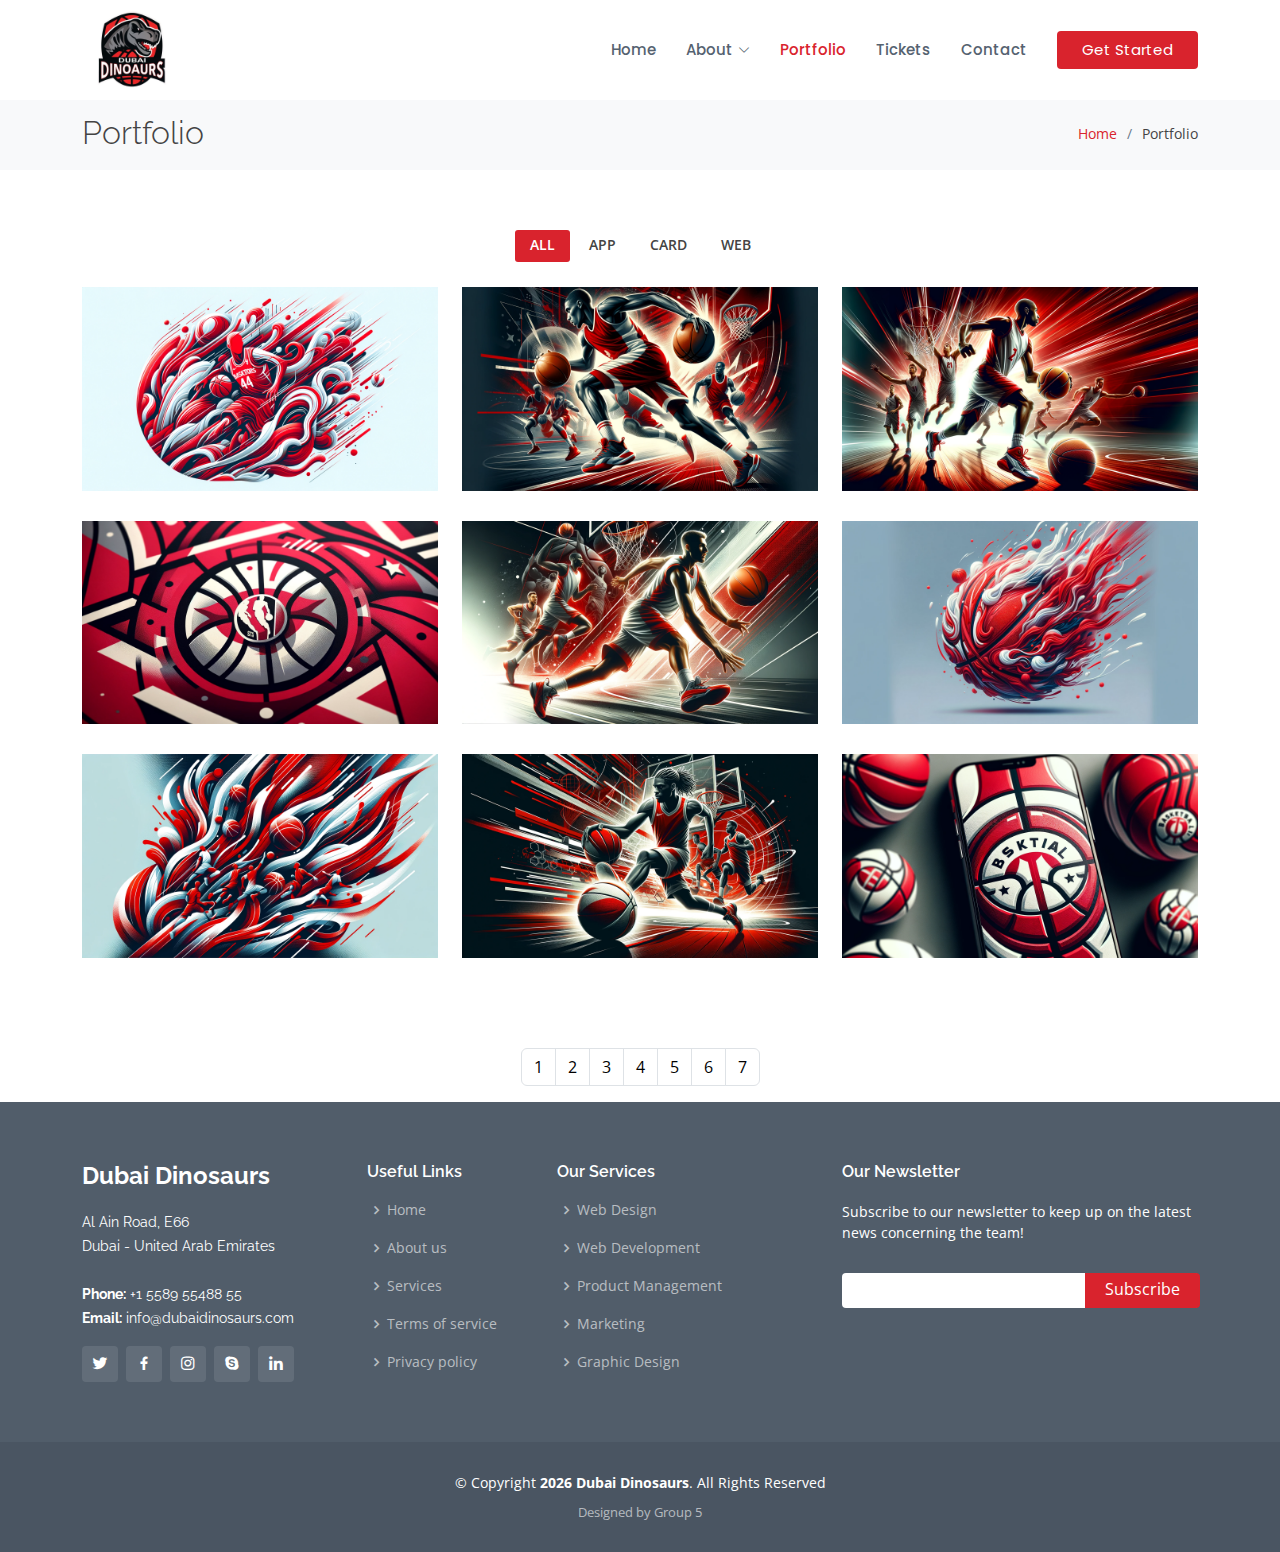
<file: portfolio.html>
<!DOCTYPE html>
<html lang="en">

<head>
  <meta charset="utf-8">
  <meta content="width=device-width, initial-scale=1.0" name="viewport">

  <title>Portfolio</title>
  <meta content="" name="description">
  <meta content="" name="keywords">

  <!-- Favicons -->
  <link href="assets/img/logo-no-background.png" rel="icon">
  <link href="assets/img/logo-no-background.png" rel="apple-touch-icon">

  <!-- Google Fonts -->
  <link href="https://fonts.googleapis.com/css?family=Open+Sans:300,300i,400,400i,600,600i,700,700i|Raleway:300,300i,400,400i,500,500i,600,600i,700,700i|Poppins:300,300i,400,400i,500,500i,600,600i,700,700i" rel="stylesheet">

  <!-- Vendor CSS Files -->
  <link href="assets/vendor/animate.css/animate.min.css" rel="stylesheet">
  <link href="assets/vendor/bootstrap/css/bootstrap.min.css" rel="stylesheet">
  <link href="assets/vendor/bootstrap-icons/bootstrap-icons.css" rel="stylesheet">
  <link href="assets/vendor/boxicons/css/boxicons.min.css" rel="stylesheet">
  <link href="assets/vendor/glightbox/css/glightbox.min.css" rel="stylesheet">
  <link href="assets/vendor/remixicon/remixicon.css" rel="stylesheet">
  <link href="assets/vendor/swiper/swiper-bundle.min.css" rel="stylesheet">

  <!-- Template Main CSS File -->
  <link href="assets/css/style.css" rel="stylesheet">


</head>

<body>

  <!-- ======= Header ======= -->
  <header id="header" class="fixed-top d-flex align-items-center">
    <div class="container d-flex align-items-center">

      <h1 class="logo me-auto"><a href="index.html">
        <img src="assets/img/logo-no-background.png" alt="Red and black logo that reads Dubai Dinosaurs">
      </a></h1>
      <!-- Uncomment below if you prefer to use an image logo -->
      <!-- <a href="index.html" class="logo me-auto"><img src="assets/img/logo.png" alt="" class="img-fluid"></a>-->

      <nav id="navbar" class="navbar">
        <ul>
          <li><a href="index.html">Home</a></li>

          <li class="dropdown"><a href="#"><span>About</span> <i class="bi bi-chevron-down"></i></a>
            <ul>
              <li><a href="about.html">About</a></li>
              <li><a href="team.html">Team</a></li>
              <li><a href="community.html">Community</a></li>


            </ul>
          </li>
          <li><a href="portfolio.html" class="active">Portfolio</a></li>
          <li><a href="pricing.html">Tickets</a></li>
          <li><a href="contact.html">Contact</a></li>
          <li><a href="index.html" class="getstarted">Get Started</a></li>
        </ul>
        <i class="bi bi-list mobile-nav-toggle"></i>
      </nav><!-- .navbar -->

    </div>
  </header><!-- End Header -->

  <main id="main">

    <!-- ======= Breadcrumbs ======= -->
    <section id="breadcrumbs" class="breadcrumbs">
      <div class="container mt-5 mt-lg-3">

        <div class="d-flex justify-content-between align-items-center">
          <h2>Portfolio</h2>
          <ol>
            <li><a href="index.html">Home</a></li>
            <li>Portfolio</li>
          </ol>
        </div>

      </div>
    </section><!-- End Breadcrumbs -->

    <!-- ======= Portfolio Section ======= -->
    <section id="portfolio" class="portfolio">
      <div class="container">

        <div class="row">
          <div class="col-lg-12 d-flex justify-content-center">
            <ul id="portfolio-flters">
              <li data-filter="*" class="filter-active">All</li>
              <li data-filter=".filter-app">App</li>
              <li data-filter=".filter-card">Card</li>
              <li data-filter=".filter-web">Web</li>
            </ul>
          </div>
        </div>

        <div class="row portfolio-container">

          <div class="col-lg-4 col-md-6 portfolio-item filter-app">
            <div class="portfolio-wrap">
              <img src="assets/img/portfolio/portfolio-1.jpg" class="img-fluid" alt="">
              <div class="portfolio-info">
                <h4>App 1</h4>
                <p>App</p>
                <div class="portfolio-links">
                  <a href="assets/img/portfolio/portfolio-1.jpg" data-gallery="portfolioGallery" class="portfolio-lightbox" title="App 1"><i class="bx bx-plus"></i></a>
                  <a href="portfolio-details.html" class="portfolio-details-lightbox" data-glightbox="type: external" title="Portfolio Details"><i class="bx bx-link"></i></a>
                </div>
              </div>
            </div>
          </div>

          <div class="col-lg-4 col-md-6 portfolio-item filter-web">
            <div class="portfolio-wrap">
              <img src="assets/img/portfolio/portfolio-2.jpg" class="img-fluid" alt="">
              <div class="portfolio-info">
                <h4>Web 3</h4>
                <p>Web</p>
                <div class="portfolio-links">
                  <a href="assets/img/portfolio/portfolio-2.jpg" data-gallery="portfolioGallery" class="portfolio-lightbox" title="Web 3"><i class="bx bx-plus"></i></a>
                  <a href="portfolio-details.html" class="portfolio-details-lightbox" data-glightbox="type: external" title="Portfolio Details"><i class="bx bx-link"></i></a>
                </div>
              </div>
            </div>
          </div>

          <div class="col-lg-4 col-md-6 portfolio-item filter-app">
            <div class="portfolio-wrap">
              <img src="assets/img/portfolio/portfolio-3.jpg" class="img-fluid" alt="">
              <div class="portfolio-info">
                <h4>App 2</h4>
                <p>App</p>
                <div class="portfolio-links">
                  <a href="assets/img/portfolio/portfolio-3.jpg" data-gallery="portfolioGallery" class="portfolio-lightbox" title="App 2"><i class="bx bx-plus"></i></a>
                  <a href="portfolio-details.html" class="portfolio-details-lightbox" data-glightbox="type: external" title="Portfolio Details"><i class="bx bx-link"></i></a>
                </div>
              </div>
            </div>
          </div>

          <div class="col-lg-4 col-md-6 portfolio-item filter-card">
            <div class="portfolio-wrap">
              <img src="assets/img/portfolio/portfolio-4.jpg" class="img-fluid" alt="">
              <div class="portfolio-info">
                <h4>Card 2</h4>
                <p>Card</p>
                <div class="portfolio-links">
                  <a href="assets/img/portfolio/portfolio-4.jpg" data-gallery="portfolioGallery" class="portfolio-lightbox" title="Card 2"><i class="bx bx-plus"></i></a>
                  <a href="portfolio-details.html" class="portfolio-details-lightbox" data-glightbox="type: external" title="Portfolio Details"><i class="bx bx-link"></i></a>
                </div>
              </div>
            </div>
          </div>

          <div class="col-lg-4 col-md-6 portfolio-item filter-web">
            <div class="portfolio-wrap">
              <img src="assets/img/portfolio/portfolio-5.jpg" class="img-fluid" alt="">
              <div class="portfolio-info">
                <h4>Web 2</h4>
                <p>Web</p>
                <div class="portfolio-links">
                  <a href="assets/img/portfolio/portfolio-5.jpg" data-gallery="portfolioGallery" class="portfolio-lightbox" title="Web 2"><i class="bx bx-plus"></i></a>
                  <a href="portfolio-details.html" class="portfolio-details-lightbox" data-glightbox="type: external" title="Portfolio Details"><i class="bx bx-link"></i></a>
                </div>
              </div>
            </div>
          </div>

          <div class="col-lg-4 col-md-6 portfolio-item filter-app">
            <div class="portfolio-wrap">
              <img src="assets/img/portfolio/portfolio-6.jpg" class="img-fluid" alt="">
              <div class="portfolio-info">
                <h4>App 3</h4>
                <p>App</p>
                <div class="portfolio-links">
                  <a href="assets/img/portfolio/portfolio-6.jpg" data-gallery="portfolioGallery" class="portfolio-lightbox" title="App 3"><i class="bx bx-plus"></i></a>
                  <a href="portfolio-details.html" class="portfolio-details-lightbox" data-glightbox="type: external" title="Portfolio Details"><i class="bx bx-link"></i></a>
                </div>
              </div>
            </div>
          </div>

          <div class="col-lg-4 col-md-6 portfolio-item filter-card">
            <div class="portfolio-wrap">
              <img src="assets/img/portfolio/portfolio-7.jpg" class="img-fluid" alt="">
              <div class="portfolio-info">
                <h4>Card 1</h4>
                <p>Card</p>
                <div class="portfolio-links">
                  <a href="assets/img/portfolio/portfolio-7.jpg" data-gallery="portfolioGallery" class="portfolio-lightbox" title="Card 1"><i class="bx bx-plus"></i></a>
                  <a href="portfolio-details.html" class="portfolio-details-lightbox" data-glightbox="type: external" title="Portfolio Details"><i class="bx bx-link"></i></a>
                </div>
              </div>
            </div>
          </div>

          <div class="col-lg-4 col-md-6 portfolio-item filter-card">
            <div class="portfolio-wrap">
              <img src="assets/img/portfolio/portfolio-8.jpg" class="img-fluid" alt="">
              <div class="portfolio-info">
                <h4>Card 3</h4>
                <p>Card</p>
                <div class="portfolio-links">
                  <a href="assets/img/portfolio/portfolio-8.jpg" data-gallery="portfolioGallery" class="portfolio-lightbox" title="Card 3"><i class="bx bx-plus"></i></a>
                  <a href="portfolio-details.html" class="portfolio-details-lightbox" data-glightbox="type: external" title="Portfolio Details"><i class="bx bx-link"></i></a>
                </div>
              </div>
            </div>
          </div>

          <div class="col-lg-4 col-md-6 portfolio-item filter-web">
            <div class="portfolio-wrap">
              <img src="assets/img/portfolio/portfolio-9.jpg" class="img-fluid" alt="">
              <div class="portfolio-info">
                <h4>Web 3</h4>
                <p>Web</p>
                <div class="portfolio-links">
                  <a href="assets/img/portfolio/portfolio-9.jpg" data-gallery="portfolioGallery" class="portfolio-lightbox" title="Web 3"><i class="bx bx-plus"></i></a>
                  <a href="portfolio-details.html" class="portfolio-details-lightbox" data-glightbox="type: external" title="Portfolio Details"><i class="bx bx-link"></i></a>
                </div>
              </div>
            </div>
          </div>

        </div>

      </div>
    </section><!-- End Portfolio Section -->

  </main><!-- End #main -->

  <!-- Pagination -->
  <nav aria-label="...">
    <ul class="pagination justify-content-center">
      <li class="page-item"><a class="page-link" href="index.html">1</a></li>
      <li class="page-item"><a class="page-link" href="about.html">2</a></li>
      <li class="page-item"><a class="page-link" href="team.html">3</a></li>
      <li class="page-item"><a class="page-link" href="community.html">4</a></li>
      <li class="page-item"><a class="page-link" href="portfolio.html">5</a></li>
      <li class="page-item"><a class="page-link" href="pricing.html">6</a></li>
      <li class="page-item"><a class="page-link" href="contact.html">7</a></li>
    </ul>
  </nav>
  <!-- ======= Footer ======= -->
  <footer id="footer">
    <div class="footer-top">
      <div class="container">
        <div class="row">

          <div class="col-lg-3 col-md-6">
            <div class="footer-info">
              <h3>Dubai Dinosaurs</h3>
              <p>
                Al Ain Road, E66 <br>
                Dubai - United Arab Emirates<br><br>
                <strong>Phone:</strong> +1 5589 55488 55<br>
                <strong>Email:</strong> info@dubaidinosaurs.com<br>
              </p>
              <div class="social-links mt-3">
                <a href="#" class="twitter"><i class="bx bxl-twitter"></i></a>
                <a href="#" class="facebook"><i class="bx bxl-facebook"></i></a>
                <a href="#" class="instagram"><i class="bx bxl-instagram"></i></a>
                <a href="#" class="google-plus"><i class="bx bxl-skype"></i></a>
                <a href="#" class="linkedin"><i class="bx bxl-linkedin"></i></a>
              </div>
            </div>
          </div>

          <div class="col-lg-2 col-md-6 footer-links">
            <h4>Useful Links</h4>
            <ul>
              <li><i class="bx bx-chevron-right"></i> <a href="#">Home</a></li>
              <li><i class="bx bx-chevron-right"></i> <a href="#">About us</a></li>
              <li><i class="bx bx-chevron-right"></i> <a href="#">Services</a></li>
              <li><i class="bx bx-chevron-right"></i> <a href="#">Terms of service</a></li>
              <li><i class="bx bx-chevron-right"></i> <a href="#">Privacy policy</a></li>
            </ul>
          </div>

          <div class="col-lg-3 col-md-6 footer-links">
            <h4>Our Services</h4>
            <ul>
              <li><i class="bx bx-chevron-right"></i> <a href="#">Web Design</a></li>
              <li><i class="bx bx-chevron-right"></i> <a href="#">Web Development</a></li>
              <li><i class="bx bx-chevron-right"></i> <a href="#">Product Management</a></li>
              <li><i class="bx bx-chevron-right"></i> <a href="#">Marketing</a></li>
              <li><i class="bx bx-chevron-right"></i> <a href="#">Graphic Design</a></li>
            </ul>
          </div>

          <div class="col-lg-4 col-md-6 footer-newsletter">
            <h4>Our Newsletter</h4>
            <p>Subscribe to our newsletter to keep up on the latest news concerning the team!</p>
            <form id="subForm">
              <input type="text" id="textBox" name="textBox">
              <button type="button" name="textBox" id="subBtn" class="btn btn-danger">Subscribe</button>
            </form>
          </div>
        </div>
      </div>
    </div>

    <!-- Modal -->
    <div class="modal fade" id="staticBackdrop" data-bs-backdrop="static" data-bs-keyboard="false" tabindex="-1" aria-labelledby="staticBackdropLabel" aria-hidden="true" style="color: black;">
      <div class="modal-dialog">
        <div class="modal-content">
          <div class="modal-header">
            <h1 class="modal-title fs-5" id="staticBackdropLabel">Congrats you're all signed up for our newsletter!</h1>
            <button type="button" class="btn-close" data-bs-dismiss="modal" aria-label="Close"></button>
          </div>
          <div class="modal-footer">
            <button type="button" class="btn btn-danger" data-bs-dismiss="modal">Close</button>
          </div>
        </div>
      </div>
    </div>

    <div class="container">
      <div class="copyright">
        &copy; Copyright <strong><span id="current-year"></span> <span>Dubai Dinosaurs</span></strong>. All Rights Reserved
      </div>
      <div class="credits">
        Designed by Group 5
      </div>
    </div>
  </footer><!-- End Footer -->

  <a href="#" class="back-to-top d-flex align-items-center justify-content-center"><i class="bi bi-arrow-up-short"></i></a>

  <!-- Vendor JS Files -->
  <script src="assets/vendor/bootstrap/js/bootstrap.bundle.min.js"></script>
  <script src="assets/vendor/glightbox/js/glightbox.min.js"></script>
  <script src="assets/vendor/isotope-layout/isotope.pkgd.min.js"></script>
  <script src="assets/vendor/swiper/swiper-bundle.min.js"></script>
  <script src="assets/vendor/waypoints/noframework.waypoints.js"></script>
  <script src="assets/vendor/php-email-form/validate.js"></script>

  <!-- Template Main JS File -->
  <script src="https://ajax.googleapis.com/ajax/libs/jquery/3.7.1/jquery.min.js"></script>
  <script src="assets/js/main.js"></script>

</body>

</html>
</file>
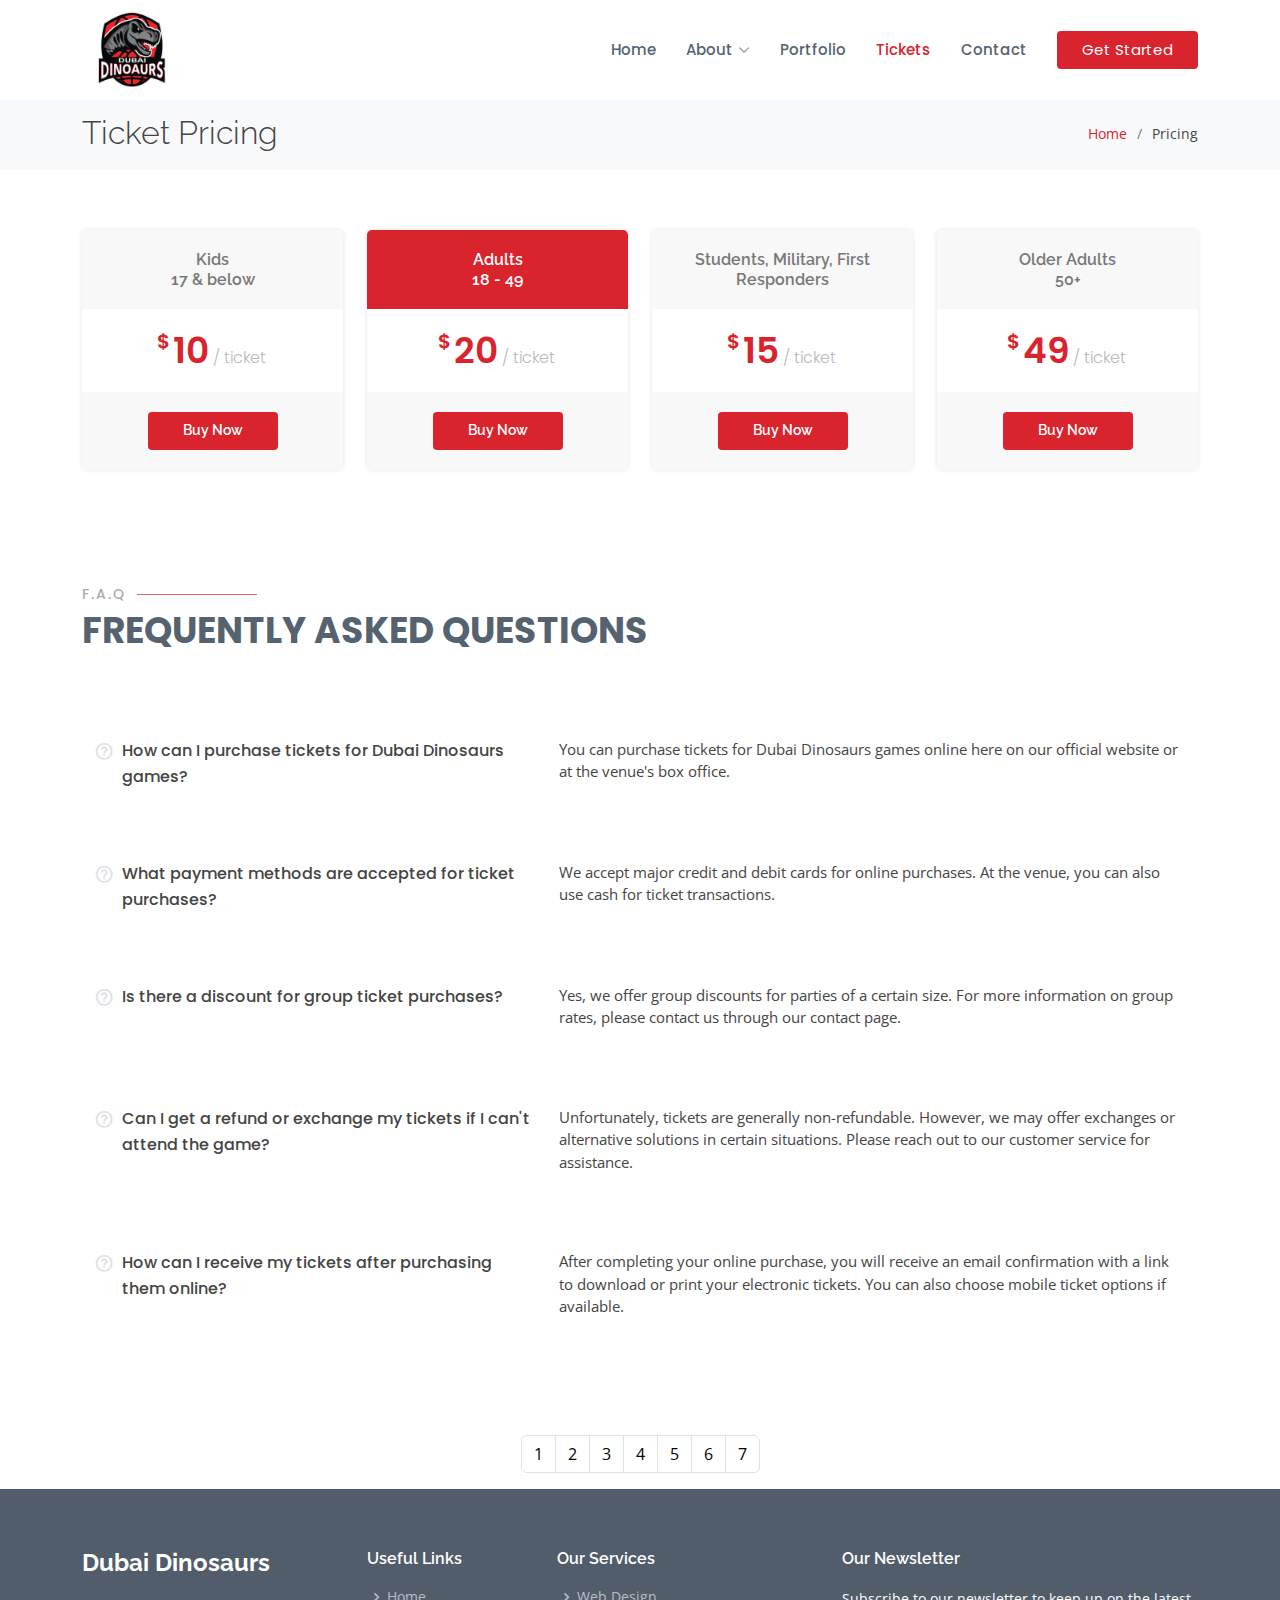
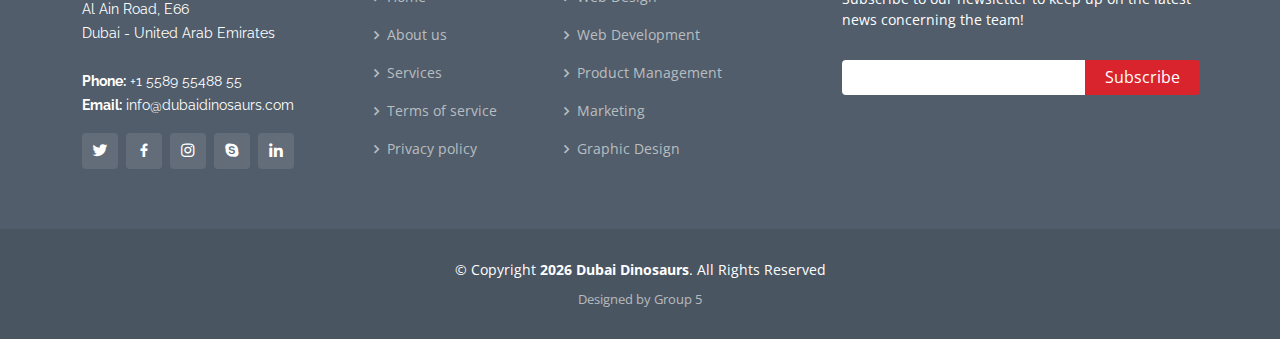
<file: pricing.html>
<!DOCTYPE html>
<html lang="en">

<head>
  <meta charset="utf-8">
  <meta content="width=device-width, initial-scale=1.0" name="viewport">

  <title>Ticket Pricing</title>
  <meta content="" name="description">
  <meta content="" name="keywords">

  <!-- Favicons -->
  <link href="assets/img/logo-no-background.png" rel="icon">
  <link href="assets/img/logo-no-background.png" rel="apple-touch-icon">

  <!-- Google Fonts -->
  <link href="https://fonts.googleapis.com/css?family=Open+Sans:300,300i,400,400i,600,600i,700,700i|Raleway:300,300i,400,400i,500,500i,600,600i,700,700i|Poppins:300,300i,400,400i,500,500i,600,600i,700,700i" rel="stylesheet">

  <!-- Vendor CSS Files -->
  <link href="assets/vendor/animate.css/animate.min.css" rel="stylesheet">
  <link href="assets/vendor/bootstrap/css/bootstrap.min.css" rel="stylesheet">
  <link href="assets/vendor/bootstrap-icons/bootstrap-icons.css" rel="stylesheet">
  <link href="assets/vendor/boxicons/css/boxicons.min.css" rel="stylesheet">
  <link href="assets/vendor/glightbox/css/glightbox.min.css" rel="stylesheet">
  <link href="assets/vendor/remixicon/remixicon.css" rel="stylesheet">
  <link href="assets/vendor/swiper/swiper-bundle.min.css" rel="stylesheet">

  <!-- Template Main CSS File -->
  <link href="assets/css/style.css" rel="stylesheet">


</head>

<body>

  <!-- ======= Header ======= -->
  <header id="header" class="fixed-top d-flex align-items-center">
    <div class="container d-flex align-items-center">

      <h1 class="logo me-auto"><a href="index.html">
        <img src="assets/img/logo-no-background.png" alt="Red and black logo that reads Dubai Dinosaurs">
      </a></h1>
      <!-- Uncomment below if you prefer to use an image logo -->
      <!-- <a href="index.html" class="logo me-auto"><img src="assets/img/logo.png" alt="" class="img-fluid"></a>-->

      <nav id="navbar" class="navbar">
        <ul>
          <li><a href="index.html">Home</a></li>

          <li class="dropdown"><a href="#"><span>About</span> <i class="bi bi-chevron-down"></i></a>
            <ul>
              <li><a href="about.html">About</a></li>
              <li><a href="team.html">Team</a></li>
              <li><a href="Community.html">Community</a></li>


            </ul>
          </li>
          <li><a href="portfolio.html">Portfolio</a></li>
          <li><a href="pricing.html" class="active">Tickets</a></li>

          <li><a href="contact.html">Contact</a></li>
          <li><a href="index.html" class="getstarted">Get Started</a></li>
        </ul>
        <i class="bi bi-list mobile-nav-toggle"></i>
      </nav><!-- .navbar -->

    </div>
  </header><!-- End Header -->

  <main id="main">

    <!-- ======= Breadcrumbs ======= -->
    <section id="breadcrumbs" class="breadcrumbs">
      <div class="container mt-5 mt-lg-3">

        <div class="d-flex justify-content-between align-items-center">
          <h2> Ticket Pricing</h2>
          <ol>
            <li><a href="index.html">Home</a></li>
            <li>Pricing</li>
          </ol>
        </div>

      </div>
    </section><!-- End Breadcrumbs -->

    <!-- ======= Pricing Section ======= -->
    <section id="pricing" class="pricing">
      <div class="container">

        <div class="row">

          <div class="col-lg-3 col-md-6">
            <div class="box">
              <h3>Kids<br>17 & below</h3>
              <h4><sup>$</sup>10<span> / ticket</span></h4>
              <div class="btn-wrap">
                <a href="#" class="btn-buy">Buy Now</a>
              </div>
            </div>
          </div>

          <div class="col-lg-3 col-md-6 mt-4 mt-md-0">
            <div class="box featured">
              <h3>Adults<br>18 - 49</h3>
              <h4><sup>$</sup>20<span> / ticket</span></h4>
              <div class="btn-wrap">
                <a href="#" class="btn-buy">Buy Now</a>
              </div>
            </div>
          </div>

          <div class="col-lg-3 col-md-6 mt-4 mt-lg-0">
            <div class="box">
              <h3>Students, Military, First Responders</h3>
              <h4><sup>$</sup>15<span> / ticket</span></h4>
              
              <div class="btn-wrap">
                <a href="#" class="btn-buy">Buy Now</a>
              </div>
            </div>
          </div>

          <div class="col-lg-3 col-md-6 mt-4 mt-lg-0">
            <div class="box">
              <h3>Older Adults<br>50+</h3>
              <h4><sup>$</sup>49<span> / ticket</span></h4>
              <div class="btn-wrap">
                <a href="#" class="btn-buy">Buy Now</a>
              </div>
            </div>
          </div>

        </div>

      </div>
    </section><!-- End Pricing Section -->

    <!-- ======= Frequently Asked Questions Section ======= -->
    <section id="faq" class="faq">
      <div class="container">

        <div class="section-title">
          <h2>F.A.Q</h2>
          <p>Frequently Asked Questions</p>
        </div>

        <div class="row faq-item d-flex align-items-stretch">
          <div class="col-lg-5">
            <i class="bx bx-help-circle"></i>
            <h4>How can I purchase tickets for Dubai Dinosaurs games?</h4>
          </div>
          <div class="col-lg-7">
            <p>
              You can purchase tickets for Dubai Dinosaurs games online here on our official website or at the venue's box office.
            </p>
          </div>
        </div><!-- End F.A.Q Item-->

        <div class="row faq-item d-flex align-items-stretch">
          <div class="col-lg-5">
            <i class="bx bx-help-circle"></i>
            <h4>What payment methods are accepted for ticket purchases?</h4>
          </div>
          <div class="col-lg-7">
            <p>
              We accept major credit and debit cards for online purchases. At the venue, you can also use cash for ticket transactions.
            </p>
          </div>
        </div><!-- End F.A.Q Item-->

        <div class="row faq-item d-flex align-items-stretch">
          <div class="col-lg-5">
            <i class="bx bx-help-circle"></i>
            <h4>Is there a discount for group ticket purchases?</h4>
          </div>
          <div class="col-lg-7">
            <p>
              Yes, we offer group discounts for parties of a certain size. For more information on group rates, please contact us through our contact page.
            </p>
          </div>
        </div><!-- End F.A.Q Item-->

        <div class="row faq-item d-flex align-items-stretch">
          <div class="col-lg-5">
            <i class="bx bx-help-circle"></i>
            <h4>Can I get a refund or exchange my tickets if I can't attend the game?</h4>
          </div>
          <div class="col-lg-7">
            <p>
              Unfortunately, tickets are generally non-refundable. However, we may offer exchanges or alternative solutions in certain situations. Please reach out to our customer service for assistance.
            </p>
          </div>
        </div><!-- End F.A.Q Item-->

        <div class="row faq-item d-flex align-items-stretch">
          <div class="col-lg-5">
            <i class="bx bx-help-circle"></i>
            <h4>How can I receive my tickets after purchasing them online?</h4>
          </div>
          <div class="col-lg-7">
            <p>
              After completing your online purchase, you will receive an email confirmation with a link to download or print your electronic tickets. You can also choose mobile ticket options if available.
            </p>
          </div>
        </div><!-- End F.A.Q Item-->

      </div>
    </section><!-- End Frequently Asked Questions Section -->

  </main><!-- End #main -->
  <!-- Pagination -->
  <nav aria-label="...">
    <ul class="pagination justify-content-center">
      <li class="page-item"><a class="page-link" href="index.html">1</a></li>
      <li class="page-item"><a class="page-link" href="about.html">2</a></li>
      <li class="page-item"><a class="page-link" href="team.html">3</a></li>
      <li class="page-item"><a class="page-link" href="community.html">4</a></li>
      <li class="page-item"><a class="page-link" href="portfolio.html">5</a></li>
      <li class="page-item"><a class="page-link" href="pricing.html">6</a></li>
      <li class="page-item"><a class="page-link" href="contact.html">7</a></li>
    </ul>
  </nav>
  <!-- ======= Footer ======= -->
  <footer id="footer">
    <div class="footer-top">
      <div class="container">
        <div class="row">

          <div class="col-lg-3 col-md-6">
            <div class="footer-info">
              <h3>Dubai Dinosaurs</h3>
              <p>
                Al Ain Road, E66 <br>
                Dubai - United Arab Emirates<br><br>
                <strong>Phone:</strong> +1 5589 55488 55<br>
                <strong>Email:</strong> info@dubaidinosaurs.com<br>
              </p>
              <div class="social-links mt-3">
                <a href="#" class="twitter"><i class="bx bxl-twitter"></i></a>
                <a href="#" class="facebook"><i class="bx bxl-facebook"></i></a>
                <a href="#" class="instagram"><i class="bx bxl-instagram"></i></a>
                <a href="#" class="google-plus"><i class="bx bxl-skype"></i></a>
                <a href="#" class="linkedin"><i class="bx bxl-linkedin"></i></a>
              </div>
            </div>
          </div>

          <div class="col-lg-2 col-md-6 footer-links">
            <h4>Useful Links</h4>
            <ul>
              <li><i class="bx bx-chevron-right"></i> <a href="#">Home</a></li>
              <li><i class="bx bx-chevron-right"></i> <a href="#">About us</a></li>
              <li><i class="bx bx-chevron-right"></i> <a href="#">Services</a></li>
              <li><i class="bx bx-chevron-right"></i> <a href="#">Terms of service</a></li>
              <li><i class="bx bx-chevron-right"></i> <a href="#">Privacy policy</a></li>
            </ul>
          </div>

          <div class="col-lg-3 col-md-6 footer-links">
            <h4>Our Services</h4>
            <ul>
              <li><i class="bx bx-chevron-right"></i> <a href="#">Web Design</a></li>
              <li><i class="bx bx-chevron-right"></i> <a href="#">Web Development</a></li>
              <li><i class="bx bx-chevron-right"></i> <a href="#">Product Management</a></li>
              <li><i class="bx bx-chevron-right"></i> <a href="#">Marketing</a></li>
              <li><i class="bx bx-chevron-right"></i> <a href="#">Graphic Design</a></li>
            </ul>
          </div>

          <div class="col-lg-4 col-md-6 footer-newsletter">
            <h4>Our Newsletter</h4>
            <p>Subscribe to our newsletter to keep up on the latest news concerning the team!</p>
            <form id="subForm">
              <input type="text" id="textBox" name="textBox">
              <button type="button" name="textBox" id="subBtn" class="btn btn-danger">Subscribe</button>
            </form>
          </div>
        </div>
      </div>
    </div>

    <!-- Modal -->
    <div class="modal fade" id="staticBackdrop" data-bs-backdrop="static" data-bs-keyboard="false" tabindex="-1" aria-labelledby="staticBackdropLabel" aria-hidden="true" style="color: black;">
      <div class="modal-dialog">
        <div class="modal-content">
          <div class="modal-header">
            <h1 class="modal-title fs-5" id="staticBackdropLabel">Congrats you're all signed up for our newsletter!</h1>
            <button type="button" class="btn-close" data-bs-dismiss="modal" aria-label="Close"></button>
          </div>
          <div class="modal-footer">
            <button type="button" class="btn btn-danger" data-bs-dismiss="modal">Close</button>
          </div>
        </div>
      </div>
    </div>

    <div class="container">
      <div class="copyright">
        &copy; Copyright <strong><span id="current-year"></span> <span>Dubai Dinosaurs</span></strong>. All Rights Reserved
      </div>
      <div class="credits">
        Designed by Group 5
      </div>
    </div>
  </footer><!-- End Footer -->

  <a href="#" class="back-to-top d-flex align-items-center justify-content-center"><i class="bi bi-arrow-up-short"></i></a>

  <!-- Vendor JS Files -->
  <script src="assets/vendor/bootstrap/js/bootstrap.bundle.min.js"></script>
  <script src="assets/vendor/glightbox/js/glightbox.min.js"></script>
  <script src="assets/vendor/isotope-layout/isotope.pkgd.min.js"></script>
  <script src="assets/vendor/swiper/swiper-bundle.min.js"></script>
  <script src="assets/vendor/waypoints/noframework.waypoints.js"></script>
  <script src="assets/vendor/php-email-form/validate.js"></script>

  <!-- Template Main JS File -->
  <script src="https://ajax.googleapis.com/ajax/libs/jquery/3.7.1/jquery.min.js"></script>
  <script src="assets/js/main.js"></script>

</body>

</html>
</file>
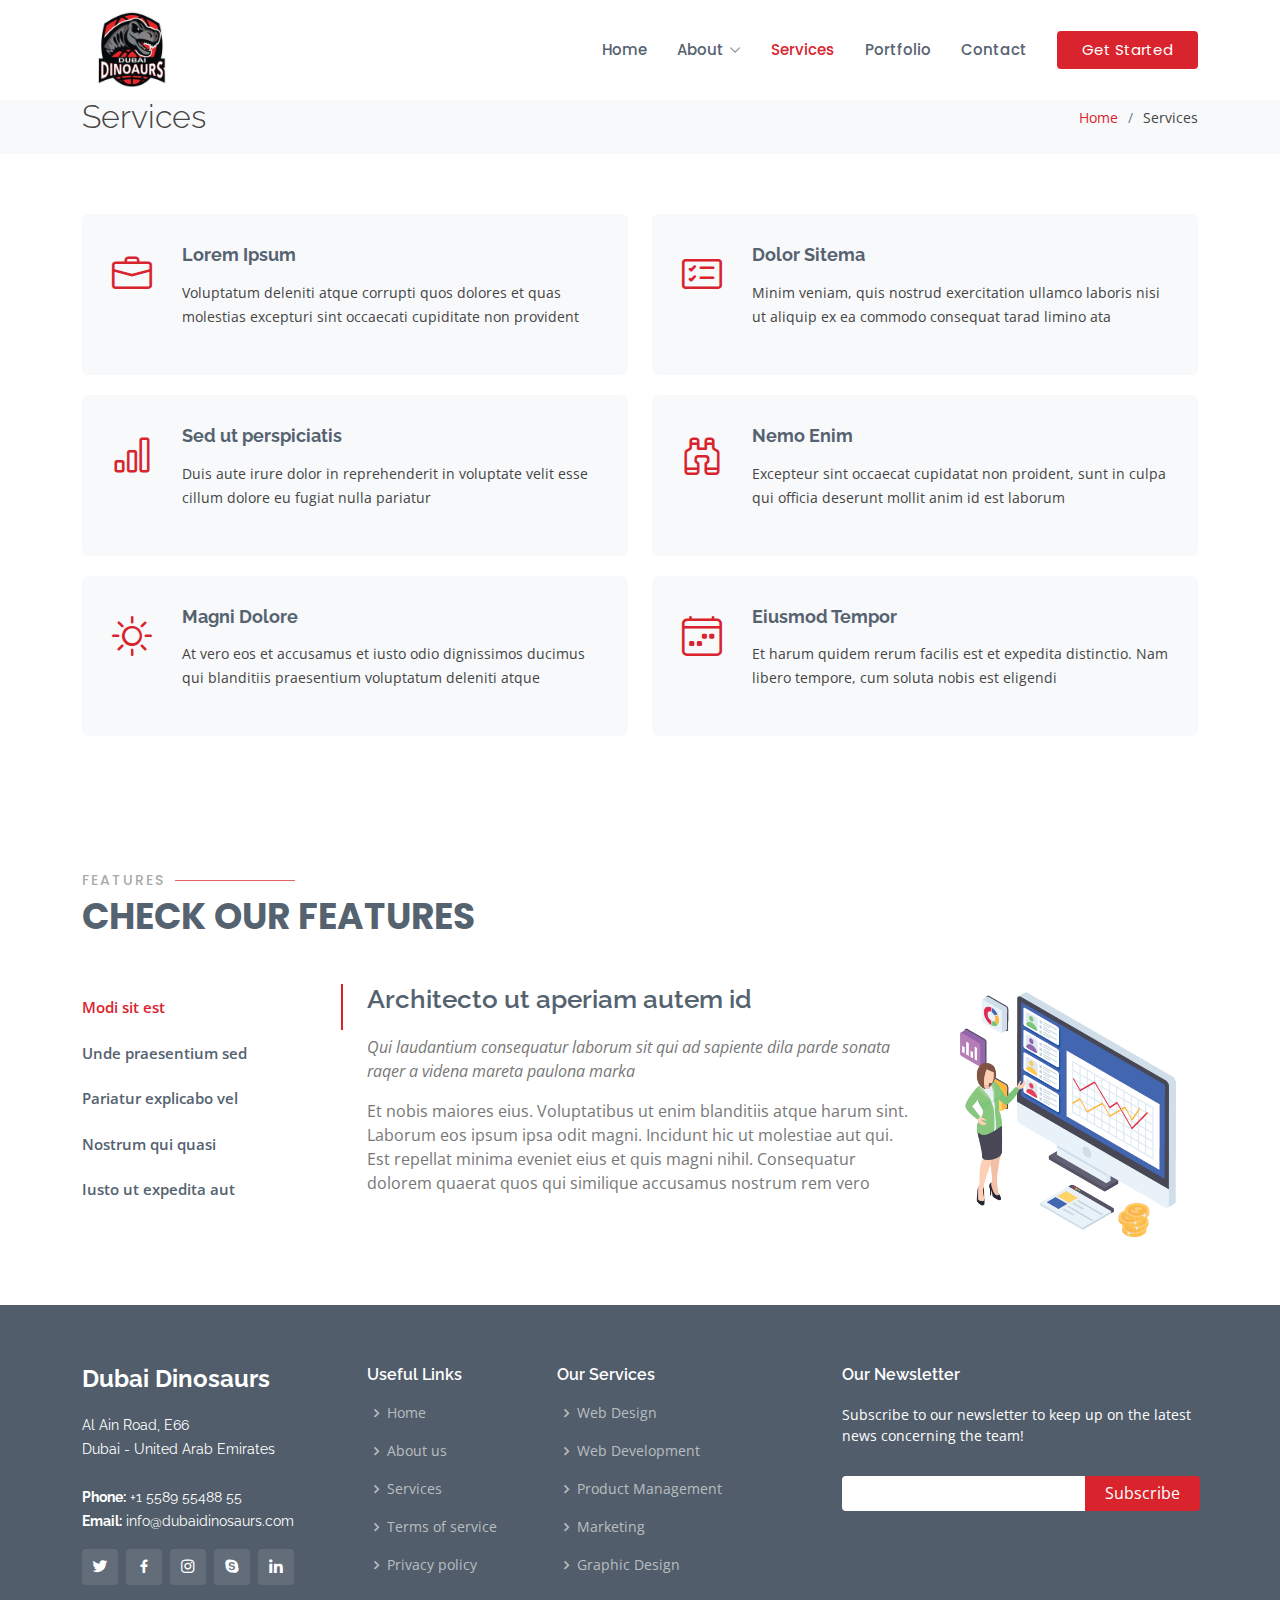
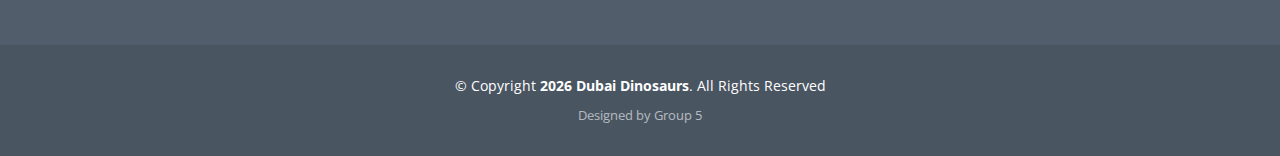
<file: services.html>
<!DOCTYPE html>
<html lang="en">

<head>
  <meta charset="utf-8">
  <meta content="width=device-width, initial-scale=1.0" name="viewport">

  <title>Services - Sailor Bootstrap Template</title>
  <meta content="" name="description">
  <meta content="" name="keywords">

  <!-- Favicons -->
  <link href="assets/img/favicon.png" rel="icon">
  <link href="assets/img/apple-touch-icon.png" rel="apple-touch-icon">

  <!-- Google Fonts -->
  <link href="https://fonts.googleapis.com/css?family=Open+Sans:300,300i,400,400i,600,600i,700,700i|Raleway:300,300i,400,400i,500,500i,600,600i,700,700i|Poppins:300,300i,400,400i,500,500i,600,600i,700,700i" rel="stylesheet">

  <!-- Vendor CSS Files -->
  <link href="assets/vendor/animate.css/animate.min.css" rel="stylesheet">
  <link href="assets/vendor/bootstrap/css/bootstrap.min.css" rel="stylesheet">
  <link href="assets/vendor/bootstrap-icons/bootstrap-icons.css" rel="stylesheet">
  <link href="assets/vendor/boxicons/css/boxicons.min.css" rel="stylesheet">
  <link href="assets/vendor/glightbox/css/glightbox.min.css" rel="stylesheet">
  <link href="assets/vendor/remixicon/remixicon.css" rel="stylesheet">
  <link href="assets/vendor/swiper/swiper-bundle.min.css" rel="stylesheet">

  <!-- Template Main CSS File -->
  <link href="assets/css/style.css" rel="stylesheet">


</head>

<body>

  <!-- ======= Header ======= -->
  <header id="header" class="fixed-top d-flex align-items-center">
    <div class="container d-flex align-items-center">

      <h1 class="logo me-auto"><a href="index.html">
        <img src="assets/img/logo-no-background.png" alt="Red and black logo that reads Dubai Dinosaurs">
      </a></h1>
      <!-- Uncomment below if you prefer to use an image logo -->
      <!-- <a href="index.html" class="logo me-auto"><img src="assets/img/logo.png" alt="" class="img-fluid"></a>-->

      <nav id="navbar" class="navbar">
        <ul>
          <li><a href="index.html">Home</a></li>

          <li class="dropdown"><a href="#"><span>About</span> <i class="bi bi-chevron-down"></i></a>
            <ul>
              <li><a href="about.html">About</a></li>
              <li><a href="team.html">Team</a></li>
              <li><a href="Community.html">Community</a></li>


            </ul>
          </li>
          <li><a href="services.html" class="active">Services</a></li>
          <li><a href="portfolio.html">Portfolio</a></li>

          <li><a href="contact.html">Contact</a></li>
          <li><a href="index.html" class="getstarted">Get Started</a></li>
        </ul>
        <i class="bi bi-list mobile-nav-toggle"></i>
      </nav><!-- .navbar -->

    </div>
  </header><!-- End Header -->

  <main id="main">

    <!-- ======= Breadcrumbs ======= -->
    <section id="breadcrumbs" class="breadcrumbs">
      <div class="container">

        <div class="d-flex justify-content-between align-items-center">
          <h2>Services</h2>
          <ol>
            <li><a href="index.html">Home</a></li>
            <li>Services</li>
          </ol>
        </div>

      </div>
    </section><!-- End Breadcrumbs -->

    <!-- ======= Services Section ======= -->
    <section id="services" class="services">
      <div class="container">

        <div class="row">
          <div class="col-md-6">
            <div class="icon-box">
              <i class="bi bi-briefcase"></i>
              <h4><a href="#">Lorem Ipsum</a></h4>
              <p>Voluptatum deleniti atque corrupti quos dolores et quas molestias excepturi sint occaecati cupiditate non provident</p>
            </div>
          </div>
          <div class="col-md-6 mt-4 mt-md-0">
            <div class="icon-box">
              <i class="bi bi-card-checklist"></i>
              <h4><a href="#">Dolor Sitema</a></h4>
              <p>Minim veniam, quis nostrud exercitation ullamco laboris nisi ut aliquip ex ea commodo consequat tarad limino ata</p>
            </div>
          </div>
          <div class="col-md-6 mt-4 mt-md-0">
            <div class="icon-box">
              <i class="bi bi-bar-chart"></i>
              <h4><a href="#">Sed ut perspiciatis</a></h4>
              <p>Duis aute irure dolor in reprehenderit in voluptate velit esse cillum dolore eu fugiat nulla pariatur</p>
            </div>
          </div>
          <div class="col-md-6 mt-4 mt-md-0">
            <div class="icon-box">
              <i class="bi bi-binoculars"></i>
              <h4><a href="#">Nemo Enim</a></h4>
              <p>Excepteur sint occaecat cupidatat non proident, sunt in culpa qui officia deserunt mollit anim id est laborum</p>
            </div>
          </div>
          <div class="col-md-6 mt-4 mt-md-0">
            <div class="icon-box">
              <i class="bi bi-brightness-high"></i>
              <h4><a href="#">Magni Dolore</a></h4>
              <p>At vero eos et accusamus et iusto odio dignissimos ducimus qui blanditiis praesentium voluptatum deleniti atque</p>
            </div>
          </div>
          <div class="col-md-6 mt-4 mt-md-0">
            <div class="icon-box">
              <i class="bi bi-calendar4-week"></i>
              <h4><a href="#">Eiusmod Tempor</a></h4>
              <p>Et harum quidem rerum facilis est et expedita distinctio. Nam libero tempore, cum soluta nobis est eligendi</p>
            </div>
          </div>
        </div>

      </div>
    </section><!-- End Services Section -->

    <!-- ======= Features Section ======= -->
    <section id="features" class="features">
      <div class="container">

        <div class="section-title">
          <h2>Features</h2>
          <p>Check our Features</p>
        </div>

        <div class="row">
          <div class="col-lg-3">
            <ul class="nav nav-tabs flex-column">
              <li class="nav-item">
                <a class="nav-link active show" data-bs-toggle="tab" href="#tab-1">Modi sit est</a>
              </li>
              <li class="nav-item">
                <a class="nav-link" data-bs-toggle="tab" href="#tab-2">Unde praesentium sed</a>
              </li>
              <li class="nav-item">
                <a class="nav-link" data-bs-toggle="tab" href="#tab-3">Pariatur explicabo vel</a>
              </li>
              <li class="nav-item">
                <a class="nav-link" data-bs-toggle="tab" href="#tab-4">Nostrum qui quasi</a>
              </li>
              <li class="nav-item">
                <a class="nav-link" data-bs-toggle="tab" href="#tab-5">Iusto ut expedita aut</a>
              </li>
            </ul>
          </div>
          <div class="col-lg-9 mt-4 mt-lg-0">
            <div class="tab-content">
              <div class="tab-pane active show" id="tab-1">
                <div class="row">
                  <div class="col-lg-8 details order-2 order-lg-1">
                    <h3>Architecto ut aperiam autem id</h3>
                    <p class="fst-italic">Qui laudantium consequatur laborum sit qui ad sapiente dila parde sonata raqer a videna mareta paulona marka</p>
                    <p>Et nobis maiores eius. Voluptatibus ut enim blanditiis atque harum sint. Laborum eos ipsum ipsa odit magni. Incidunt hic ut molestiae aut qui. Est repellat minima eveniet eius et quis magni nihil. Consequatur dolorem quaerat quos qui similique accusamus nostrum rem vero</p>
                  </div>
                  <div class="col-lg-4 text-center order-1 order-lg-2">
                    <img src="assets/img/features-1.png" alt="" class="img-fluid">
                  </div>
                </div>
              </div>
              <div class="tab-pane" id="tab-2">
                <div class="row">
                  <div class="col-lg-8 details order-2 order-lg-1">
                    <h3>Et blanditiis nemo veritatis excepturi</h3>
                    <p class="fst-italic">Qui laudantium consequatur laborum sit qui ad sapiente dila parde sonata raqer a videna mareta paulona marka</p>
                    <p>Ea ipsum voluptatem consequatur quis est. Illum error ullam omnis quia et reiciendis sunt sunt est. Non aliquid repellendus itaque accusamus eius et velit ipsa voluptates. Optio nesciunt eaque beatae accusamus lerode pakto madirna desera vafle de nideran pal</p>
                  </div>
                  <div class="col-lg-4 text-center order-1 order-lg-2">
                    <img src="assets/img/features-2.png" alt="" class="img-fluid">
                  </div>
                </div>
              </div>
              <div class="tab-pane" id="tab-3">
                <div class="row">
                  <div class="col-lg-8 details order-2 order-lg-1">
                    <h3>Impedit facilis occaecati odio neque aperiam sit</h3>
                    <p class="fst-italic">Eos voluptatibus quo. Odio similique illum id quidem non enim fuga. Qui natus non sunt dicta dolor et. In asperiores velit quaerat perferendis aut</p>
                    <p>Iure officiis odit rerum. Harum sequi eum illum corrupti culpa veritatis quisquam. Neque necessitatibus illo rerum eum ut. Commodi ipsam minima molestiae sed laboriosam a iste odio. Earum odit nesciunt fugiat sit ullam. Soluta et harum voluptatem optio quae</p>
                  </div>
                  <div class="col-lg-4 text-center order-1 order-lg-2">
                    <img src="assets/img/features-3.png" alt="" class="img-fluid">
                  </div>
                </div>
              </div>
              <div class="tab-pane" id="tab-4">
                <div class="row">
                  <div class="col-lg-8 details order-2 order-lg-1">
                    <h3>Fuga dolores inventore laboriosam ut est accusamus laboriosam dolore</h3>
                    <p class="fst-italic">Totam aperiam accusamus. Repellat consequuntur iure voluptas iure porro quis delectus</p>
                    <p>Eaque consequuntur consequuntur libero expedita in voluptas. Nostrum ipsam necessitatibus aliquam fugiat debitis quis velit. Eum ex maxime error in consequatur corporis atque. Eligendi asperiores sed qui veritatis aperiam quia a laborum inventore</p>
                  </div>
                  <div class="col-lg-4 text-center order-1 order-lg-2">
                    <img src="assets/img/features-4.png" alt="" class="img-fluid">
                  </div>
                </div>
              </div>
              <div class="tab-pane" id="tab-5">
                <div class="row">
                  <div class="col-lg-8 details order-2 order-lg-1">
                    <h3>Est eveniet ipsam sindera pad rone matrelat sando reda</h3>
                    <p class="fst-italic">Omnis blanditiis saepe eos autem qui sunt debitis porro quia.</p>
                    <p>Exercitationem nostrum omnis. Ut reiciendis repudiandae minus. Omnis recusandae ut non quam ut quod eius qui. Ipsum quia odit vero atque qui quibusdam amet. Occaecati sed est sint aut vitae molestiae voluptate vel</p>
                  </div>
                  <div class="col-lg-4 text-center order-1 order-lg-2">
                    <img src="assets/img/features-5.png" alt="" class="img-fluid">
                  </div>
                </div>
              </div>
            </div>
          </div>
        </div>

      </div>
    </section><!-- End Features Section -->

  </main><!-- End #main -->

  <!-- ======= Footer ======= -->
  <footer id="footer">
    <div class="footer-top">
      <div class="container">
        <div class="row">

          <div class="col-lg-3 col-md-6">
            <div class="footer-info">
              <h3>Dubai Dinosaurs</h3>
              <p>
                Al Ain Road, E66 <br>
                Dubai - United Arab Emirates<br><br>
                <strong>Phone:</strong> +1 5589 55488 55<br>
                <strong>Email:</strong> info@dubaidinosaurs.com<br>
              </p>
              <div class="social-links mt-3">
                <a href="#" class="twitter"><i class="bx bxl-twitter"></i></a>
                <a href="#" class="facebook"><i class="bx bxl-facebook"></i></a>
                <a href="#" class="instagram"><i class="bx bxl-instagram"></i></a>
                <a href="#" class="google-plus"><i class="bx bxl-skype"></i></a>
                <a href="#" class="linkedin"><i class="bx bxl-linkedin"></i></a>
              </div>
            </div>
          </div>

          <div class="col-lg-2 col-md-6 footer-links">
            <h4>Useful Links</h4>
            <ul>
              <li><i class="bx bx-chevron-right"></i> <a href="#">Home</a></li>
              <li><i class="bx bx-chevron-right"></i> <a href="#">About us</a></li>
              <li><i class="bx bx-chevron-right"></i> <a href="#">Services</a></li>
              <li><i class="bx bx-chevron-right"></i> <a href="#">Terms of service</a></li>
              <li><i class="bx bx-chevron-right"></i> <a href="#">Privacy policy</a></li>
            </ul>
          </div>

          <div class="col-lg-3 col-md-6 footer-links">
            <h4>Our Services</h4>
            <ul>
              <li><i class="bx bx-chevron-right"></i> <a href="#">Web Design</a></li>
              <li><i class="bx bx-chevron-right"></i> <a href="#">Web Development</a></li>
              <li><i class="bx bx-chevron-right"></i> <a href="#">Product Management</a></li>
              <li><i class="bx bx-chevron-right"></i> <a href="#">Marketing</a></li>
              <li><i class="bx bx-chevron-right"></i> <a href="#">Graphic Design</a></li>
            </ul>
          </div>

          <div class="col-lg-4 col-md-6 footer-newsletter">
            <h4>Our Newsletter</h4>
            <p>Subscribe to our newsletter to keep up on the latest news concerning the team!</p>
            <form id="subForm">
              <input type="text" id="textBox" name="textBox">
              <button type="button" name="textBox" id="subBtn" class="btn btn-danger">Subscribe</button>
            </form>
          </div>
        </div>
      </div>
    </div>

    <!-- Modal -->
    <div class="modal fade" id="staticBackdrop" data-bs-backdrop="static" data-bs-keyboard="false" tabindex="-1" aria-labelledby="staticBackdropLabel" aria-hidden="true" style="color: black;">
      <div class="modal-dialog">
        <div class="modal-content">
          <div class="modal-header">
            <h1 class="modal-title fs-5" id="staticBackdropLabel">Congrats you're all signed up for our newsletter!</h1>
            <button type="button" class="btn-close" data-bs-dismiss="modal" aria-label="Close"></button>
          </div>
          <div class="modal-footer">
            <button type="button" class="btn btn-danger" data-bs-dismiss="modal">Close</button>
          </div>
        </div>
      </div>
    </div>

    <div class="container">
      <div class="copyright">
        &copy; Copyright <strong><span id="current-year"></span> <span>Dubai Dinosaurs</span></strong>. All Rights Reserved
      </div>
      <div class="credits">
        Designed by Group 5
      </div>
    </div>
  </footer><!-- End Footer -->

  <a href="#" class="back-to-top d-flex align-items-center justify-content-center"><i class="bi bi-arrow-up-short"></i></a>

  <!-- Vendor JS Files -->
  <script src="assets/vendor/bootstrap/js/bootstrap.bundle.min.js"></script>
  <script src="assets/vendor/glightbox/js/glightbox.min.js"></script>
  <script src="assets/vendor/isotope-layout/isotope.pkgd.min.js"></script>
  <script src="assets/vendor/swiper/swiper-bundle.min.js"></script>
  <script src="assets/vendor/waypoints/noframework.waypoints.js"></script>
  <script src="assets/vendor/php-email-form/validate.js"></script>

  <!-- Template Main JS File -->
  <script src="https://ajax.googleapis.com/ajax/libs/jquery/3.7.1/jquery.min.js"></script>
  <script src="assets/js/main.js"></script>

</body>

</html>
</file>
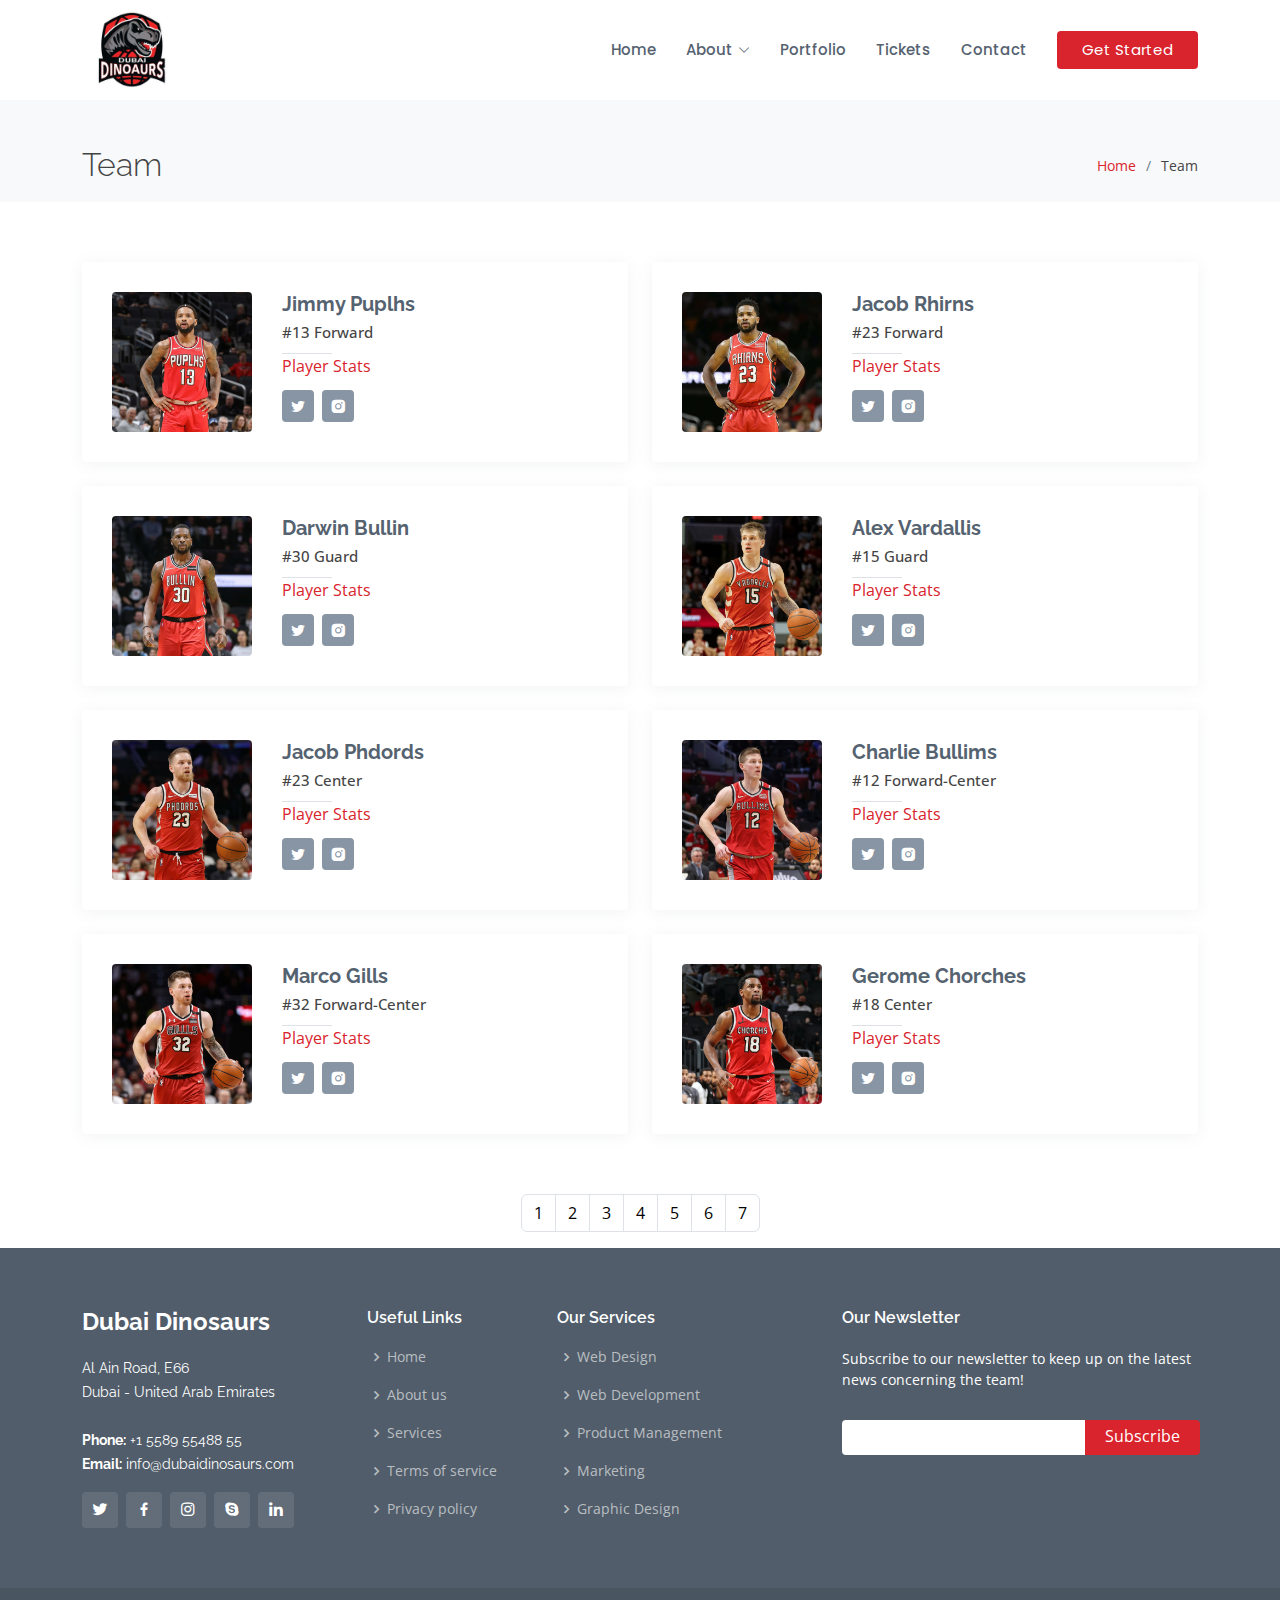
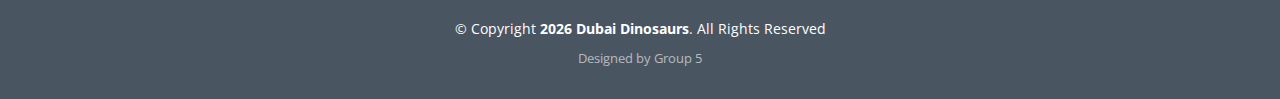
<file: team.html>
<!DOCTYPE html>
<html lang="en">

<head>
  <meta charset="utf-8">
  <meta content="width=device-width, initial-scale=1.0" name="viewport">

  <title>Our Team</title>
  <meta content="" name="description">
  <meta content="" name="keywords">

  <!-- Favicons -->
  <link href="assets/img/logo-no-background.png" rel="icon">
  <link href="assets/img/logo-no-background.png" rel="apple-touch-icon">

  <!-- Google Fonts -->
  <link href="https://fonts.googleapis.com/css?family=Open+Sans:300,300i,400,400i,600,600i,700,700i|Raleway:300,300i,400,400i,500,500i,600,600i,700,700i|Poppins:300,300i,400,400i,500,500i,600,600i,700,700i" rel="stylesheet">

  <!-- Vendor CSS Files -->
  <link href="assets/vendor/animate.css/animate.min.css" rel="stylesheet">
  <link href="assets/vendor/bootstrap/css/bootstrap.min.css" rel="stylesheet">
  <link href="assets/vendor/bootstrap-icons/bootstrap-icons.css" rel="stylesheet">
  <link href="assets/vendor/boxicons/css/boxicons.min.css" rel="stylesheet">
  <link href="assets/vendor/glightbox/css/glightbox.min.css" rel="stylesheet">
  <link href="assets/vendor/remixicon/remixicon.css" rel="stylesheet">
  <link href="assets/vendor/swiper/swiper-bundle.min.css" rel="stylesheet">

  <!-- Template Main CSS File -->
  <link href="assets/css/style.css" rel="stylesheet">


</head>

<body>

  <!-- ======= Header ======= -->
  <header id="header" class="fixed-top d-flex align-items-center">
    <div class="container d-flex align-items-center">

      <h1 class="logo me-auto"><a href="index.html">
        <img src="assets/img/logo-no-background.png" alt="Red and black logo that reads Dubai Dinosaurs">
      </a></h1>
      <!-- Uncomment below if you prefer to use an image logo -->
      <!-- <a href="index.html" class="logo me-auto"><img src="assets/img/logo.png" alt="" class="img-fluid"></a>-->

      <nav id="navbar" class="navbar">
        <ul>
          <li><a href="index.html">Home</a></li>

          <li class="dropdown"><a href="#"><span>About</span> <i class="bi bi-chevron-down"></i></a>
            <ul>
              <li><a href="about.html">About</a></li>
              <li><a href="team.html" class="active">Team</a></li>
              <li><a href="Community.html">Community</a></li>


            </ul>
          </li>
          <li><a href="portfolio.html">Portfolio</a></li>
          <li><a href="pricing.html">Tickets</a></li>
          <li><a href="contact.html">Contact</a></li>
          <li><a href="index.html" class="getstarted">Get Started</a></li>
        </ul>
        <i class="bi bi-list mobile-nav-toggle"></i>
      </nav><!-- .navbar -->

    </div>
  </header><!-- End Header -->

  <main id="main">

    <!-- ======= Breadcrumbs ======= -->
    <section id="breadcrumbs" class="breadcrumbs">
      <div class="container mt-5">

        <div class="d-flex justify-content-between align-items-center">
          <h2>Team</h2>
          <ol>
            <li><a href="index.html">Home</a></li>
            <li>Team</li>
          </ol>
        </div>

      </div>
    </section><!-- End Breadcrumbs -->

    <!-- ======= Team Section ======= -->
    <section id="team" class="team ">
      <div class="container">

        <div class="row">

          <div class="col-lg-6">
            <div class="member d-flex align-items-start">
              <div class="pic"><img src="assets/img/team/player-1.jpeg" class="img-fluid" alt=""></div>
              <div class="member-info">
                <h4>Jimmy Puplhs</h4>
                <span>#13 Forward</span>
                <a href="">Player Stats</a>
                <div class="social">
                  <a href=""><i class="ri-twitter-fill"></i></a>
                  <a href=""><i class="ri-instagram-fill"></i></a>
                </div>
              </div>
            </div>
          </div>

          <div class="col-lg-6 mt-4 mt-lg-0">
            <div class="member d-flex align-items-start">
              <div class="pic"><img src="assets/img/team/player-2.jpeg" class="img-fluid" alt=""></div>
              <div class="member-info">
                <h4>Jacob Rhirns</h4>
                <span>#23 Forward</span>
                <a href="">Player Stats</a>
                <div class="social">
                  <a href=""><i class="ri-twitter-fill"></i></a>
                  <a href=""><i class="ri-instagram-fill"></i></a>
                </div>
              </div>
            </div>
          </div>

          <div class="col-lg-6 mt-4">
            <div class="member d-flex align-items-start">
              <div class="pic"><img src="assets/img/team/player-3.jpeg" class="img-fluid" alt=""></div>
              <div class="member-info">
                <h4>Darwin Bullin</h4>
                <span>#30 Guard</span>
                <a href="">Player Stats</a>
                <div class="social">
                  <a href=""><i class="ri-twitter-fill"></i></a>
                  <a href=""><i class="ri-instagram-fill"></i></a>
                </div>
              </div>
            </div>
          </div>

          <div class="col-lg-6 mt-4">
            <div class="member d-flex align-items-start">
              <div class="pic"><img src="assets/img/team/player-4.jpeg" class="img-fluid" alt=""></div>
              <div class="member-info">
                <h4>Alex Vardallis</h4>
                <span>#15 Guard</span>
                <a href="">Player Stats</a>
                <div class="social">
                  <a href=""><i class="ri-twitter-fill"></i></a>
                  <a href=""><i class="ri-instagram-fill"></i></a>
                </div>
              </div>
            </div>
          </div>

          <div class="col-lg-6 mt-4">
            <div class="member d-flex align-items-start">
              <div class="pic"><img src="assets/img/team/player-5.jpeg" class="img-fluid" alt=""></div>
              <div class="member-info">
                <h4>Jacob Phdords</h4>
                <span>#23 Center</span>
                <a href="">Player Stats</a>
                <div class="social">
                  <a href=""><i class="ri-twitter-fill"></i></a>
                  <a href=""><i class="ri-instagram-fill"></i></a>
                </div>
              </div>
            </div>
          </div>

          <div class="col-lg-6 mt-4">
            <div class="member d-flex align-items-start">
              <div class="pic"><img src="assets/img/team/player-6.jpeg" class="img-fluid" alt=""></div>
              <div class="member-info">
                <h4>Charlie Bullims</h4>
                <span>#12 Forward-Center</span>
                <a href="">Player Stats</a>
                <div class="social">
                  <a href=""><i class="ri-twitter-fill"></i></a>
                  <a href=""><i class="ri-instagram-fill"></i></a>
                </div>
              </div>
            </div>
          </div>

          <div class="col-lg-6 mt-4">
            <div class="member d-flex align-items-start">
              <div class="pic"><img src="assets/img/team/player-7.jpeg" class="img-fluid" alt=""></div>
              <div class="member-info">
                <h4>Marco Gills</h4>
                <span>#32 Forward-Center</span>
                <a href="">Player Stats</a>
                <div class="social">
                  <a href=""><i class="ri-twitter-fill"></i></a>
                  <a href=""><i class="ri-instagram-fill"></i></a>
                </div>
              </div>
            </div>
          </div>

          <div class="col-lg-6 mt-4">
            <div class="member d-flex align-items-start">
              <div class="pic"><img src="assets/img/team/player-8.jpeg" class="img-fluid" alt=""></div>
              <div class="member-info">
                <h4>Gerome Chorches</h4>
                <span>#18 Center</span>
                <a href="">Player Stats</a>
                <div class="social">
                  <a href=""><i class="ri-twitter-fill"></i></a>
                  <a href=""><i class="ri-instagram-fill"></i></a>
                </div>
              </div>
            </div>
          </div>

        </div>

      </div>
    </section><!-- End Team Section -->

  </main><!-- End #main -->
  <!-- Pagination -->
  <nav aria-label="...">
    <ul class="pagination justify-content-center">
      <li class="page-item"><a class="page-link" href="index.html">1</a></li>
      <li class="page-item"><a class="page-link" href="about.html">2</a></li>
      <li class="page-item"><a class="page-link" href="team.html">3</a></li>
      <li class="page-item"><a class="page-link" href="community.html">4</a></li>
      <li class="page-item"><a class="page-link" href="portfolio.html">5</a></li>
      <li class="page-item"><a class="page-link" href="pricing.html">6</a></li>
      <li class="page-item"><a class="page-link" href="contact.html">7</a></li>
    </ul>
  </nav>
  <!-- ======= Footer ======= -->
  <footer id="footer">
    <div class="footer-top">
      <div class="container">
        <div class="row">

          <div class="col-lg-3 col-md-6">
            <div class="footer-info">
              <h3>Dubai Dinosaurs</h3>
              <p>
                Al Ain Road, E66 <br>
                Dubai - United Arab Emirates<br><br>
                <strong>Phone:</strong> +1 5589 55488 55<br>
                <strong>Email:</strong> info@dubaidinosaurs.com<br>
              </p>
              <div class="social-links mt-3">
                <a href="#" class="twitter"><i class="bx bxl-twitter"></i></a>
                <a href="#" class="facebook"><i class="bx bxl-facebook"></i></a>
                <a href="#" class="instagram"><i class="bx bxl-instagram"></i></a>
                <a href="#" class="google-plus"><i class="bx bxl-skype"></i></a>
                <a href="#" class="linkedin"><i class="bx bxl-linkedin"></i></a>
              </div>
            </div>
          </div>

          <div class="col-lg-2 col-md-6 footer-links">
            <h4>Useful Links</h4>
            <ul>
              <li><i class="bx bx-chevron-right"></i> <a href="#">Home</a></li>
              <li><i class="bx bx-chevron-right"></i> <a href="#">About us</a></li>
              <li><i class="bx bx-chevron-right"></i> <a href="#">Services</a></li>
              <li><i class="bx bx-chevron-right"></i> <a href="#">Terms of service</a></li>
              <li><i class="bx bx-chevron-right"></i> <a href="#">Privacy policy</a></li>
            </ul>
          </div>

          <div class="col-lg-3 col-md-6 footer-links">
            <h4>Our Services</h4>
            <ul>
              <li><i class="bx bx-chevron-right"></i> <a href="#">Web Design</a></li>
              <li><i class="bx bx-chevron-right"></i> <a href="#">Web Development</a></li>
              <li><i class="bx bx-chevron-right"></i> <a href="#">Product Management</a></li>
              <li><i class="bx bx-chevron-right"></i> <a href="#">Marketing</a></li>
              <li><i class="bx bx-chevron-right"></i> <a href="#">Graphic Design</a></li>
            </ul>
          </div>

          <div class="col-lg-4 col-md-6 footer-newsletter">
            <h4>Our Newsletter</h4>
            <p>Subscribe to our newsletter to keep up on the latest news concerning the team!</p>
            <form id="subForm">
              <input type="text" id="textBox" name="textBox">
              <button type="button" name="textBox" id="subBtn" class="btn btn-danger">Subscribe</button>
            </form>
          </div>
        </div>
      </div>
    </div>

    <!-- Modal -->
    <div class="modal fade" id="staticBackdrop" data-bs-backdrop="static" data-bs-keyboard="false" tabindex="-1" aria-labelledby="staticBackdropLabel" aria-hidden="true" style="color: black;">
      <div class="modal-dialog">
        <div class="modal-content">
          <div class="modal-header">
            <h1 class="modal-title fs-5" id="staticBackdropLabel">Congrats you're all signed up for our newsletter!</h1>
            <button type="button" class="btn-close" data-bs-dismiss="modal" aria-label="Close"></button>
          </div>
          <div class="modal-footer">
            <button type="button" class="btn btn-danger" data-bs-dismiss="modal">Close</button>
          </div>
        </div>
      </div>
    </div>

    <div class="container">
      <div class="copyright">
        &copy; Copyright <strong><span id="current-year"></span> <span>Dubai Dinosaurs</span></strong>. All Rights Reserved
      </div>
      <div class="credits">
        Designed by Group 5
      </div>
    </div>
  </footer><!-- End Footer -->

  <a href="#" class="back-to-top d-flex align-items-center justify-content-center"><i class="bi bi-arrow-up-short"></i></a>

  <!-- Vendor JS Files -->
  <script src="assets/vendor/bootstrap/js/bootstrap.bundle.min.js"></script>
  <script src="assets/vendor/glightbox/js/glightbox.min.js"></script>
  <script src="assets/vendor/isotope-layout/isotope.pkgd.min.js"></script>
  <script src="assets/vendor/swiper/swiper-bundle.min.js"></script>
  <script src="assets/vendor/waypoints/noframework.waypoints.js"></script>
  <script src="assets/vendor/php-email-form/validate.js"></script>

  <!-- Template Main JS File -->
  <script src="assets/js/main.js"></script>

</body>

</html>
</file>
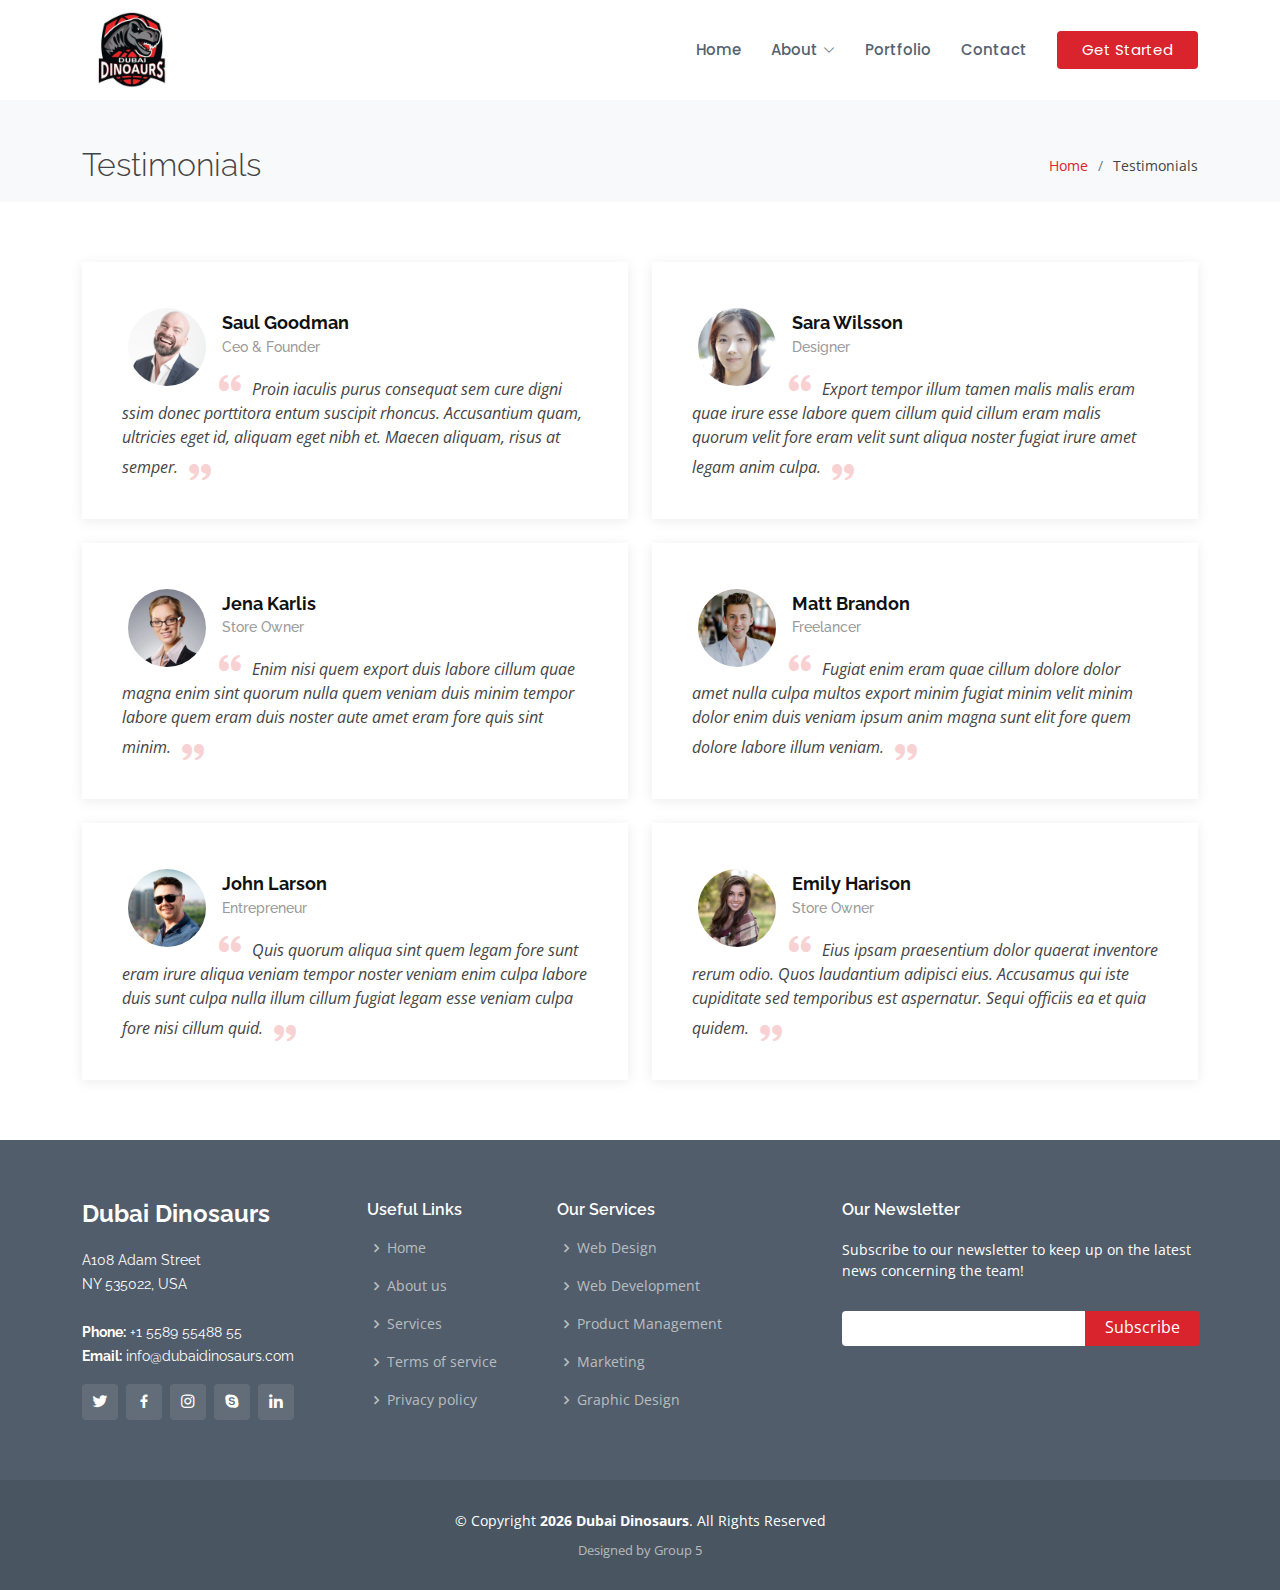
<file: testimonials.html>
<!DOCTYPE html>
<html lang="en">

<head>
  <meta charset="utf-8">
  <meta content="width=device-width, initial-scale=1.0" name="viewport">

  <title>Community</title>
  <meta content="" name="description">
  <meta content="" name="keywords">

  <!-- Favicons -->
  <link href="assets/img/logo-no-background.png" rel="icon">
  <link href="assets/img/logo-no-background.png" rel="apple-touch-icon">

  <!-- Google Fonts -->
  <link href="https://fonts.googleapis.com/css?family=Open+Sans:300,300i,400,400i,600,600i,700,700i|Raleway:300,300i,400,400i,500,500i,600,600i,700,700i|Poppins:300,300i,400,400i,500,500i,600,600i,700,700i" rel="stylesheet">

  <!-- Vendor CSS Files -->
  <link href="assets/vendor/animate.css/animate.min.css" rel="stylesheet">
  <link href="assets/vendor/bootstrap/css/bootstrap.min.css" rel="stylesheet">
  <link href="assets/vendor/bootstrap-icons/bootstrap-icons.css" rel="stylesheet">
  <link href="assets/vendor/boxicons/css/boxicons.min.css" rel="stylesheet">
  <link href="assets/vendor/glightbox/css/glightbox.min.css" rel="stylesheet">
  <link href="assets/vendor/remixicon/remixicon.css" rel="stylesheet">
  <link href="assets/vendor/swiper/swiper-bundle.min.css" rel="stylesheet">

  <!-- Template Main CSS File -->
  <link href="assets/css/style.css" rel="stylesheet">


</head>

<body>

  <!-- ======= Header ======= -->
  <header id="header" class="fixed-top d-flex align-items-center">
    <div class="container d-flex align-items-center">

      <h1 class="logo me-auto"><a href="index.html">
        <img src="assets/img/logo-no-background.png" alt="Red and black logo that reads Dubai Dinosaurs">
      </a></h1>
      <!-- Uncomment below if you prefer to use an image logo -->
      <!-- <a href="index.html" class="logo me-auto"><img src="assets/img/logo.png" alt="" class="img-fluid"></a>-->

      <nav id="navbar" class="navbar">
        <ul>
          <li><a href="index.html">Home</a></li>

          <li class="dropdown"><a href="#"><span>About</span> <i class="bi bi-chevron-down"></i></a>
            <ul>
              <li><a href="about.html">About</a></li>
              <li><a href="team.html">Team</a></li>
              <li><a href="testimonials.html" class="active">Testimonials</a></li>


            </ul>
          </li>
          <li><a href="portfolio.html">Portfolio</a></li>

          <li><a href="contact.html">Contact</a></li>
          <li><a href="index.html" class="getstarted">Get Started</a></li>
        </ul>
        <i class="bi bi-list mobile-nav-toggle"></i>
      </nav><!-- .navbar -->

    </div>
  </header><!-- End Header -->

  <main id="main">

    <!-- ======= Breadcrumbs ======= -->
    <section id="breadcrumbs" class="breadcrumbs">
      <div class="container mt-5">

        <div class="d-flex justify-content-between align-items-center">
          <h2>Testimonials</h2>
          <ol>
            <li><a href="index.html">Home</a></li>
            <li>Testimonials</li>
          </ol>
        </div>

      </div>
    </section><!-- End Breadcrumbs -->

    <!-- ======= Testimonials Section ======= -->
    <section id="testimonials" class="testimonials">
      <div class="container">

        <div class="row">

          <div class="col-lg-6">
            <div class="testimonial-item">
              <img src="assets/img/testimonials/testimonials-1.jpg" class="testimonial-img" alt="">
              <h3>Saul Goodman</h3>
              <h4>Ceo &amp; Founder</h4>
              <p>
                <i class="bx bxs-quote-alt-left quote-icon-left"></i>
                Proin iaculis purus consequat sem cure digni ssim donec porttitora entum suscipit rhoncus. Accusantium quam, ultricies eget id, aliquam eget nibh et. Maecen aliquam, risus at semper.
                <i class="bx bxs-quote-alt-right quote-icon-right"></i>
              </p>
            </div>
          </div>

          <div class="col-lg-6">
            <div class="testimonial-item mt-4 mt-lg-0">
              <img src="assets/img/testimonials/testimonials-2.jpg" class="testimonial-img" alt="">
              <h3>Sara Wilsson</h3>
              <h4>Designer</h4>
              <p>
                <i class="bx bxs-quote-alt-left quote-icon-left"></i>
                Export tempor illum tamen malis malis eram quae irure esse labore quem cillum quid cillum eram malis quorum velit fore eram velit sunt aliqua noster fugiat irure amet legam anim culpa.
                <i class="bx bxs-quote-alt-right quote-icon-right"></i>
              </p>
            </div>
          </div>

          <div class="col-lg-6">
            <div class="testimonial-item mt-4">
              <img src="assets/img/testimonials/testimonials-3.jpg" class="testimonial-img" alt="">
              <h3>Jena Karlis</h3>
              <h4>Store Owner</h4>
              <p>
                <i class="bx bxs-quote-alt-left quote-icon-left"></i>
                Enim nisi quem export duis labore cillum quae magna enim sint quorum nulla quem veniam duis minim tempor labore quem eram duis noster aute amet eram fore quis sint minim.
                <i class="bx bxs-quote-alt-right quote-icon-right"></i>
              </p>
            </div>
          </div>

          <div class="col-lg-6">
            <div class="testimonial-item mt-4">
              <img src="assets/img/testimonials/testimonials-4.jpg" class="testimonial-img" alt="">
              <h3>Matt Brandon</h3>
              <h4>Freelancer</h4>
              <p>
                <i class="bx bxs-quote-alt-left quote-icon-left"></i>
                Fugiat enim eram quae cillum dolore dolor amet nulla culpa multos export minim fugiat minim velit minim dolor enim duis veniam ipsum anim magna sunt elit fore quem dolore labore illum veniam.
                <i class="bx bxs-quote-alt-right quote-icon-right"></i>
              </p>
            </div>
          </div>

          <div class="col-lg-6">
            <div class="testimonial-item mt-4">
              <img src="assets/img/testimonials/testimonials-5.jpg" class="testimonial-img" alt="">
              <h3>John Larson</h3>
              <h4>Entrepreneur</h4>
              <p>
                <i class="bx bxs-quote-alt-left quote-icon-left"></i>
                Quis quorum aliqua sint quem legam fore sunt eram irure aliqua veniam tempor noster veniam enim culpa labore duis sunt culpa nulla illum cillum fugiat legam esse veniam culpa fore nisi cillum quid.
                <i class="bx bxs-quote-alt-right quote-icon-right"></i>
              </p>
            </div>
          </div>

          <div class="col-lg-6">
            <div class="testimonial-item mt-4">
              <img src="assets/img/testimonials/testimonials-6.jpg" class="testimonial-img" alt="">
              <h3>Emily Harison</h3>
              <h4>Store Owner</h4>
              <p>
                <i class="bx bxs-quote-alt-left quote-icon-left"></i>
                Eius ipsam praesentium dolor quaerat inventore rerum odio. Quos laudantium adipisci eius. Accusamus qui iste cupiditate sed temporibus est aspernatur. Sequi officiis ea et quia quidem.
                <i class="bx bxs-quote-alt-right quote-icon-right"></i>
              </p>
            </div>
          </div>

        </div>

      </div>
    </section><!-- End Testimonials Section -->

  </main><!-- End #main -->

  <!-- ======= Footer ======= -->
  <footer id="footer">
    <div class="footer-top">
      <div class="container">
        <div class="row">

          <div class="col-lg-3 col-md-6">
            <div class="footer-info">
              <h3>Dubai Dinosaurs</h3>
              <p>
                A108 Adam Street <br>
                NY 535022, USA<br><br>
                <strong>Phone:</strong> +1 5589 55488 55<br>
                <strong>Email:</strong> info@dubaidinosaurs.com<br>
              </p>
              <div class="social-links mt-3">
                <a href="#" class="twitter"><i class="bx bxl-twitter"></i></a>
                <a href="#" class="facebook"><i class="bx bxl-facebook"></i></a>
                <a href="#" class="instagram"><i class="bx bxl-instagram"></i></a>
                <a href="#" class="google-plus"><i class="bx bxl-skype"></i></a>
                <a href="#" class="linkedin"><i class="bx bxl-linkedin"></i></a>
              </div>
            </div>
          </div>

          <div class="col-lg-2 col-md-6 footer-links">
            <h4>Useful Links</h4>
            <ul>
              <li><i class="bx bx-chevron-right"></i> <a href="#">Home</a></li>
              <li><i class="bx bx-chevron-right"></i> <a href="#">About us</a></li>
              <li><i class="bx bx-chevron-right"></i> <a href="#">Services</a></li>
              <li><i class="bx bx-chevron-right"></i> <a href="#">Terms of service</a></li>
              <li><i class="bx bx-chevron-right"></i> <a href="#">Privacy policy</a></li>
            </ul>
          </div>

          <div class="col-lg-3 col-md-6 footer-links">
            <h4>Our Services</h4>
            <ul>
              <li><i class="bx bx-chevron-right"></i> <a href="#">Web Design</a></li>
              <li><i class="bx bx-chevron-right"></i> <a href="#">Web Development</a></li>
              <li><i class="bx bx-chevron-right"></i> <a href="#">Product Management</a></li>
              <li><i class="bx bx-chevron-right"></i> <a href="#">Marketing</a></li>
              <li><i class="bx bx-chevron-right"></i> <a href="#">Graphic Design</a></li>
            </ul>
          </div>

          <div class="col-lg-4 col-md-6 footer-newsletter">
            <h4>Our Newsletter</h4>
            <p>Subscribe to our newsletter to keep up on the latest news concerning the team!</p>
            <form id="subForm">
              <input type="text" id="textBox" name="textBox">
              <button type="button" name="textBox" id="subBtn" class="btn btn-danger">Subscribe</button>
            </form>
          </div>
        </div>
      </div>
    </div>

    <!-- Modal -->
    <div class="modal fade" id="staticBackdrop" data-bs-backdrop="static" data-bs-keyboard="false" tabindex="-1" aria-labelledby="staticBackdropLabel" aria-hidden="true" style="color: black;">
      <div class="modal-dialog">
        <div class="modal-content">
          <div class="modal-header">
            <h1 class="modal-title fs-5" id="staticBackdropLabel">Congrats you're all signed up for our newsletter!</h1>
            <button type="button" class="btn-close" data-bs-dismiss="modal" aria-label="Close"></button>
          </div>
          <div class="modal-footer">
            <button type="button" class="btn btn-danger" data-bs-dismiss="modal">Close</button>
          </div>
        </div>
      </div>
    </div>

    <div class="container">
      <div class="copyright">
        &copy; Copyright <strong><span id="current-year"></span> <span>Dubai Dinosaurs</span></strong>. All Rights Reserved
      </div>
      <div class="credits">
        Designed by Group 5
      </div>
    </div>
  </footer><!-- End Footer -->

  <a href="#" class="back-to-top d-flex align-items-center justify-content-center"><i class="bi bi-arrow-up-short"></i></a>

  <!-- Vendor JS Files -->
  <script src="assets/vendor/bootstrap/js/bootstrap.bundle.min.js"></script>
  <script src="assets/vendor/glightbox/js/glightbox.min.js"></script>
  <script src="assets/vendor/isotope-layout/isotope.pkgd.min.js"></script>
  <script src="assets/vendor/swiper/swiper-bundle.min.js"></script>
  <script src="assets/vendor/waypoints/noframework.waypoints.js"></script>
  <script src="assets/vendor/php-email-form/validate.js"></script>

  <!-- Template Main JS File -->
  <script src="https://ajax.googleapis.com/ajax/libs/jquery/3.7.1/jquery.min.js"></script>
  <script src="assets/js/main.js"></script>

</body>

</html>
</file>
<file: assets/css/style.css>
/*--------------------------------------------------------------
# General
--------------------------------------------------------------*/
body {
  font-family: "Open Sans", sans-serif;
  color: #444444;
}

a {
  text-decoration: none;
  color: #d9232d;
}

a:hover {
  color: #e24d55;
  text-decoration: none;
}

h1,
h2,
h3,
h4,
h5,
h6 {
  font-family: "Raleway", sans-serif;
}

/*--------------------------------------------------------------
# Back to top button
--------------------------------------------------------------*/
.back-to-top {
  position: fixed;
  visibility: hidden;
  opacity: 0;
  right: 15px;
  bottom: 15px;
  z-index: 996;
  background: #d9232d;
  width: 40px;
  height: 40px;
  border-radius: 4px;
  transition: all 0.4s;
}

.back-to-top i {
  font-size: 28px;
  color: #fff;
  line-height: 0;
}

.back-to-top:hover {
  background: #e1444d;
  color: #fff;
}

.back-to-top.active {
  visibility: visible;
  opacity: 1;
}

/*--------------------------------------------------------------
# Header
--------------------------------------------------------------*/
#header {
  background: white;
  transition: all 0.5s;
  z-index: 997;
  /* padding: 20px 0; */
}

#header.header-scrolled {
  box-shadow: 0px 2px 15px rgba(0, 0, 0, 0.1);
  padding: 12px 0;
}

#header.header-inner-pages {
  box-shadow: 0px 2px 15px rgba(0, 0, 0, 0.1);
}

#header .logo {
  font-size: 28px;
  margin: 0;
  padding: 0;
  line-height: 1;
  font-weight: 700;
  text-transform: uppercase;
  font-style: italic;
}

#header .logo a {
  color: #556270;
}

#header .logo img {
  max-height: 100px;
}

/*--------------------------------------------------------------
# Navigation Menu
--------------------------------------------------------------*/
/**
* Desktop Navigation 
*/
.navbar {
  padding: 0;
}

.navbar ul {
  margin: 0;
  padding: 0;
  display: flex;
  list-style: none;
  align-items: center;
}

.navbar li {
  position: relative;
}

.navbar a,
.navbar a:focus {
  display: flex;
  align-items: center;
  justify-content: space-between;
  padding: 10px 0 10px 30px;
  font-family: "Poppins", sans-serif;
  font-size: 15px;
  font-weight: 500;
  color: #556270;
  white-space: nowrap;
  transition: 0.3s;
}

.navbar a i,
.navbar a:focus i {
  font-size: 12px;
  line-height: 0;
  margin-left: 5px;
}

.navbar a:hover,
.navbar .active,
.navbar .active:focus,
.navbar li:hover>a {
  color: #d9232d;
}

.navbar .getstarted,
.navbar .getstarted:focus {
  background: #d9232d;
  padding: 8px 25px;
  margin-left: 30px;
  border-radius: 4px;
  font-weight: 400;
  color: #fff;
}

.navbar .getstarted:hover,
.navbar .getstarted:focus:hover {
  color: #fff;
  background: #e1444d;
}

.navbar .dropdown ul {
  display: block;
  position: absolute;
  left: 14px;
  top: calc(100% + 30px);
  margin: 0;
  padding: 10px 0;
  z-index: 99;
  opacity: 0;
  visibility: hidden;
  background: #fff;
  box-shadow: 0px 0px 30px rgba(127, 137, 161, 0.25);
  transition: 0.3s;
}

.navbar .dropdown ul li {
  min-width: 200px;
}

.navbar .dropdown ul a {
  padding: 10px 20px;
  font-size: 15px;
  text-transform: none;
  font-weight: 400;
}

.navbar .dropdown ul a i {
  font-size: 12px;
}

.navbar .dropdown ul a:hover,
.navbar .dropdown ul .active:hover,
.navbar .dropdown ul li:hover>a {
  color: #d9232d;
}

.navbar .dropdown:hover>ul {
  opacity: 1;
  top: 100%;
  visibility: visible;
}

.navbar .dropdown .dropdown ul {
  top: 0;
  left: calc(100% - 30px);
  visibility: hidden;
}

.navbar .dropdown .dropdown:hover>ul {
  opacity: 1;
  top: 0;
  left: 100%;
  visibility: visible;
}

@media (max-width: 1366px) {
  .navbar .dropdown .dropdown ul {
    left: -90%;
  }

  .navbar .dropdown .dropdown:hover>ul {
    left: -100%;
  }
}

/**
* Mobile Navigation 
*/
.mobile-nav-toggle {
  color: #556270;
  font-size: 28px;
  cursor: pointer;
  display: none;
  line-height: 0;
  transition: 0.5s;
}

.mobile-nav-toggle.bi-x {
  color: #fff;
}

@media (max-width: 991px) {
  .mobile-nav-toggle {
    display: block;
  }

  .navbar ul {
    display: none;
  }
}

.navbar-mobile {
  position: fixed;
  overflow: hidden;
  top: 0;
  right: 0;
  left: 0;
  bottom: 0;
  background: rgba(63, 73, 83, 0.9);
  transition: 0.3s;
  z-index: 999;
}

.navbar-mobile .mobile-nav-toggle {
  position: absolute;
  top: 15px;
  right: 15px;
}

.navbar-mobile ul {
  display: block;
  position: absolute;
  top: 55px;
  right: 15px;
  bottom: 15px;
  left: 15px;
  padding: 10px 0;
  background-color: #fff;
  overflow-y: auto;
  transition: 0.3s;
}

.navbar-mobile a,
.navbar-mobile a:focus {
  padding: 10px 20px;
  font-size: 15px;
  color: #556270;
}

.navbar-mobile a:hover,
.navbar-mobile .active,
.navbar-mobile li:hover>a {
  color: #d9232d;
}

.navbar-mobile .getstarted,
.navbar-mobile .getstarted:focus {
  margin: 15px;
}

.navbar-mobile .dropdown ul {
  position: static;
  display: none;
  margin: 10px 20px;
  padding: 10px 0;
  z-index: 99;
  opacity: 1;
  visibility: visible;
  background: #fff;
  box-shadow: 0px 0px 30px rgba(127, 137, 161, 0.25);
}

.navbar-mobile .dropdown ul li {
  min-width: 200px;
}

.navbar-mobile .dropdown ul a {
  padding: 10px 20px;
}

.navbar-mobile .dropdown ul a i {
  font-size: 12px;
}

.navbar-mobile .dropdown ul a:hover,
.navbar-mobile .dropdown ul .active:hover,
.navbar-mobile .dropdown ul li:hover>a {
  color: #d9232d;
}

.navbar-mobile .dropdown>.dropdown-active {
  display: block;
}

/*--------------------------------------------------------------
# Hero Section
--------------------------------------------------------------*/
#hero {
  width: 100%;
  height: 100vh;
  background-color: rgba(63, 73, 83, 0.8);
  overflow: hidden;
  position: relative;
}

#hero .carousel,
#hero .carousel-inner,
#hero .carousel-item,
#hero .carousel-item::before {
  position: absolute;
  top: 0;
  right: 0;
  left: 0;
  bottom: 0;
}

#hero .carousel-item {
  background-size: cover;
  background-position: center;
  background-repeat: no-repeat;
}

#hero .carousel-item::before {
  content: "";
  background-color: rgba(30, 35, 40, 0.6);
}

#hero .carousel-container {
  display: flex;
  justify-content: center;
  align-items: center;
  position: absolute;
  bottom: 0;
  top: 70px;
  left: 50px;
  right: 50px;
}

#hero .container {
  text-align: center;
}

#hero h2 {
  color: #fff;
  margin-bottom: 20px;
  font-size: 48px;
  font-weight: 700;
}

#hero p {
  animation-delay: 0.4s;
  margin: 0 auto 30px auto;
  color: #fff;
}

#hero .carousel-inner .carousel-item {
  transition-property: opacity;
  background-position: center top;
}

#hero .carousel-inner .carousel-item,
#hero .carousel-inner .active.carousel-item-start,
#hero .carousel-inner .active.carousel-item-end {
  opacity: 0;
}

#hero .carousel-inner .active,
#hero .carousel-inner .carousel-item-next.carousel-item-start,
#hero .carousel-inner .carousel-item-prev.carousel-item-end {
  opacity: 1;
  transition: 0.5s;
}

#hero .carousel-inner .carousel-item-next,
#hero .carousel-inner .carousel-item-prev,
#hero .carousel-inner .active.carousel-item-start,
#hero .carousel-inner .active.carousel-item-end {
  left: 0;
  transform: translate3d(0, 0, 0);
}

#hero .carousel-control-next-icon,
#hero .carousel-control-prev-icon {
  background: none;
  font-size: 30px;
  line-height: 0;
  width: auto;
  height: auto;
  background: rgba(255, 255, 255, 0.2);
  border-radius: 50px;
  transition: 0.3s;
  color: rgba(255, 255, 255, 0.5);
  width: 54px;
  height: 54px;
  display: flex;
  align-items: center;
  justify-content: center;
}

#hero .carousel-control-next-icon:hover,
#hero .carousel-control-prev-icon:hover {
  background: rgba(255, 255, 255, 0.3);
  color: rgba(255, 255, 255, 0.8);
}

#hero .carousel-indicators li {
  list-style-type: none;
  cursor: pointer;
  background: #fff;
  overflow: hidden;
  border: 0;
  width: 12px;
  height: 12px;
  border-radius: 50px;
  opacity: 0.6;
  transition: 0.3s;
}

#hero .carousel-indicators li.active {
  opacity: 1;
  background: #d9232d;
}

#hero .btn-get-started {
  font-family: "Raleway", sans-serif;
  font-weight: 500;
  font-size: 14px;
  letter-spacing: 1px;
  display: inline-block;
  padding: 14px 32px;
  border-radius: 4px;
  transition: 0.5s;
  line-height: 1;
  color: #fff;
  animation-delay: 0.8s;
  background: #d9232d;
}

#hero .btn-get-started:hover {
  background: #df3740;
}

@media (max-width: 992px) {
  #hero {
    height: 100vh;
  }

  #hero .carousel-container {
    top: 8px;
  }
}

@media (max-width: 768px) {
  #hero h2 {
    font-size: 28px;
  }
}

@media (min-width: 1024px) {

  #hero .carousel-control-prev,
  #hero .carousel-control-next {
    width: 5%;
  }
}

@media (max-height: 500px) {
  #hero {
    height: 120vh;
  }
}

/*--------------------------------------------------------------
# Sections General
--------------------------------------------------------------*/
section {
  padding: 60px 0;
  overflow: hidden;
}

.section-bg,
.services .icon-box {
  background-color: #f8f9fa;
}

.section-title {
  padding-bottom: 40px;
}

.section-title h2 {
  font-size: 14px;
  font-weight: 500;
  padding: 0;
  line-height: 1px;
  margin: 0 0 5px 0;
  letter-spacing: 2px;
  text-transform: uppercase;
  color: #aaaaaa;
  font-family: "Poppins", sans-serif;
}

.section-title h2::after {
  content: "";
  width: 120px;
  height: 1px;
  display: inline-block;
  background: #e6636a;
  margin: 4px 10px;
}

.section-title p {
  margin: 0;
  margin: 0;
  font-size: 36px;
  font-weight: 700;
  text-transform: uppercase;
  font-family: "Poppins", sans-serif;
  color: #556270;
}

/*--------------------------------------------------------------
# Breadcrumbs
--------------------------------------------------------------*/
.breadcrumbs {
  padding: 18px 0;
  background: #f8f9fa;
  min-height: 40px;
  margin-top: 80px;
}

.breadcrumbs h2 {
  font-size: 32px;
  font-weight: 300;
  margin: 0;
}

.breadcrumbs ol {
  display: flex;
  flex-wrap: wrap;
  list-style: none;
  padding: 0;
  margin: 0;
  font-size: 14px;
}

.breadcrumbs ol li+li {
  padding-left: 10px;
}

.breadcrumbs ol li+li::before {
  display: inline-block;
  padding-right: 10px;
  color: #6b7b8d;
  content: "/";
}

@media (max-width: 992px) {
  .breadcrumbs {
    margin-top: 58px;
  }

  .breadcrumbs .d-flex {
    display: block !important;
  }

  .breadcrumbs h2 {
    margin-bottom: 10px;
  }

  .breadcrumbs ol {
    display: block;
  }

  .breadcrumbs ol li {
    display: inline-block;
  }
}

/*--------------------------------------------------------------
# About
--------------------------------------------------------------*/
.about .content h2 {
  font-weight: 700;
  font-size: 48px;
  line-height: 60px;
  margin-bottom: 20px;
  text-transform: uppercase;
}

.about .content h3 {
  font-weight: 500;
  line-height: 32px;
  font-size: 24px;
}

.about .content ul {
  list-style: none;
  padding: 0;
}

.about .content ul li {
  padding: 10px 0 0 28px;
  position: relative;
}

.about .content ul i {
  left: 0;
  top: 7px;
  position: absolute;
  font-size: 20px;
  color: #d9232d;
}

.about .content p:last-child {
  margin-bottom: 0;
}

/*--------------------------------------------------------------
# Clients
--------------------------------------------------------------*/
.clients {
  padding: 15px 0;
  text-align: center;
}

.clients img {
  max-width: 45%;
  transition: all 0.4s ease-in-out;
  display: inline-block;
  padding: 15px 0;
  filter: grayscale(100);
}

.clients img:hover {
  filter: none;
  transform: scale(1.15);
}

@media (max-width: 768px) {
  .clients img {
    max-width: 40%;
  }
}

/*--------------------------------------------------------------
# Services
--------------------------------------------------------------*/
.services .icon-box {
  margin-bottom: 20px;
  padding: 30px;
  border-radius: 6px;
}

.services .icon-box i {
  float: left;
  color: #d9232d;
  font-size: 40px;
}

.services .icon-box h4 {
  margin-left: 70px;
  font-weight: 700;
  margin-bottom: 15px;
  font-size: 18px;
}

.services .icon-box h4 a {
  color: #556270;
  transition: 0.3s;
}

.services .icon-box p {
  margin-left: 70px;
  line-height: 24px;
  font-size: 14px;
}

.services .icon-box:hover h4 a {
  color: #d9232d;
}

/*--------------------------------------------------------------
# Portfolio
--------------------------------------------------------------*/
.portfolio .portfolio-item {
  margin-bottom: 30px;
}

.portfolio #portfolio-flters {
  padding: 0;
  margin: 0 auto 20px auto;
  list-style: none;
  text-align: center;
}

.portfolio #portfolio-flters li {
  cursor: pointer;
  display: inline-block;
  padding: 8px 15px 10px 15px;
  font-size: 14px;
  font-weight: 600;
  line-height: 1;
  text-transform: uppercase;
  color: #444444;
  margin-bottom: 5px;
  transition: all 0.3s ease-in-out;
  border-radius: 3px;
}

.portfolio #portfolio-flters li:hover,
.portfolio #portfolio-flters li.filter-active {
  color: #fff;
  background: #d9232d;
}

.portfolio #portfolio-flters li:last-child {
  margin-right: 0;
}

.portfolio .portfolio-wrap {
  transition: 0.3s;
  position: relative;
  overflow: hidden;
  z-index: 1;
  background: rgba(85, 98, 112, 0.6);
}

.portfolio .portfolio-wrap::before {
  content: "";
  background: rgba(85, 98, 112, 0.6);
  position: absolute;
  left: 0;
  right: 0;
  top: 0;
  bottom: 0;
  transition: all ease-in-out 0.3s;
  z-index: 2;
  opacity: 0;
}

.portfolio .portfolio-wrap img {
  transition: all ease-in-out 0.3s;
}

.portfolio .portfolio-wrap .portfolio-info {
  opacity: 0;
  position: absolute;
  top: 0;
  left: 0;
  right: 0;
  bottom: 0;
  z-index: 3;
  transition: all ease-in-out 0.3s;
  display: flex;
  flex-direction: column;
  justify-content: flex-end;
  align-items: flex-start;
  padding: 20px;
}

.portfolio .portfolio-wrap .portfolio-info h4 {
  font-size: 20px;
  color: #fff;
  font-weight: 600;
}

.portfolio .portfolio-wrap .portfolio-info p {
  color: rgba(255, 255, 255, 0.7);
  font-size: 14px;
  text-transform: uppercase;
  padding: 0;
  margin: 0;
  font-style: italic;
}

.portfolio .portfolio-wrap .portfolio-links {
  text-align: center;
  z-index: 4;
}

.portfolio .portfolio-wrap .portfolio-links a {
  color: rgba(255, 255, 255, 0.6);
  margin: 0 5px 0 0;
  font-size: 28px;
  display: inline-block;
  transition: 0.3s;
}

.portfolio .portfolio-wrap .portfolio-links a:hover {
  color: white;
}

.portfolio .portfolio-wrap:hover::before {
  opacity: 1;
}

.portfolio .portfolio-wrap:hover img {
  transform: scale(1.2);
}

.portfolio .portfolio-wrap:hover .portfolio-info {
  opacity: 1;
}

/*--------------------------------------------------------------
# Portfolio Details
--------------------------------------------------------------*/
.portfolio-details {
  padding-top: 40px;
}

.portfolio-details .portfolio-details-slider img {
  width: 100%;
}

.portfolio-details .portfolio-details-slider .swiper-pagination {
  margin-top: 20px;
  position: relative;
}

.portfolio-details .portfolio-details-slider .swiper-pagination .swiper-pagination-bullet {
  width: 12px;
  height: 12px;
  background-color: #fff;
  opacity: 1;
  border: 1px solid #d9232d;
}

.portfolio-details .portfolio-details-slider .swiper-pagination .swiper-pagination-bullet-active {
  background-color: #d9232d;
}

.portfolio-details .portfolio-info {
  padding: 30px;
  box-shadow: 0px 0 30px rgba(85, 98, 112, 0.08);
}

.portfolio-details .portfolio-info h3 {
  font-size: 22px;
  font-weight: 700;
  margin-bottom: 20px;
  padding-bottom: 20px;
  border-bottom: 1px solid #eee;
}

.portfolio-details .portfolio-info ul {
  list-style: none;
  padding: 0;
  font-size: 15px;
}

.portfolio-details .portfolio-info ul li+li {
  margin-top: 10px;
}

.portfolio-details .portfolio-description {
  padding-top: 30px;
}

.portfolio-details .portfolio-description h2 {
  font-size: 26px;
  font-weight: 700;
  margin-bottom: 20px;
}

.portfolio-details .portfolio-description p {
  padding: 0;
}

/*--------------------------------------------------------------
# Our Team
--------------------------------------------------------------*/
.team .member {
  position: relative;
  box-shadow: 0px 2px 15px rgba(85, 98, 112, 0.08);
  padding: 30px;
  border-radius: 4px;
  background: white;
}

.team .member .pic {
  overflow: hidden;
  width: 140px;
  border-radius: 4px;
}

.team .member .pic img {
  transition: ease-in-out 0.3s;
}

.team .member:hover img {
  transform: scale(1.1);
}

.team .member .member-info {
  padding-left: 30px;
}

.team .member h4 {
  font-weight: 700;
  margin-bottom: 5px;
  font-size: 20px;
  color: #556270;
}

.team .member span {
  display: block;
  font-size: 15px;
  padding-bottom: 10px;
  position: relative;
  font-weight: 500;
}

.team .member span::after {
  content: "";
  position: absolute;
  display: block;
  width: 50px;
  height: 1px;
  background: #dee2e6;
  bottom: 0;
  left: 0;
}

.team .member p {
  margin: 10px 0 0 0;
  font-size: 14px;
}

.team .member .social {
  margin-top: 12px;
  display: flex;
  align-items: center;
  justify-content: flex-start;
}

.team .member .social a {
  transition: ease-in-out 0.3s;
  display: flex;
  align-items: center;
  justify-content: center;
  border-radius: 4px;
  width: 32px;
  height: 32px;
  background: #8795a4;
}

.team .member .social a i {
  color: #fff;
  font-size: 16px;
  margin: 0 2px;
}

.team .member .social a:hover {
  background: #d9232d;
}

.team .member .social a+a {
  margin-left: 8px;
}

/*--------------------------------------------------------------
# Our Skills
--------------------------------------------------------------*/
.skills .progress {
  height: 60px;
  display: block;
  background: none;
  border-radius: 0;
}

.skills .progress .skill {
  padding: 10px 0;
  margin: 0;
  text-transform: uppercase;
  display: block;
  font-weight: 600;
  font-family: "Poppins", sans-serif;
  color: #556270;
}

.skills .progress .skill .val {
  float: right;
  font-style: normal;
}

.skills .progress-bar-wrap {
  background: #edeff1;
}

.skills .progress-bar {
  width: 1px;
  height: 10px;
  transition: 0.9s;
  background-color: #6b7b8d;
}

/*--------------------------------------------------------------
# Features
--------------------------------------------------------------*/
.features {
  overflow: hidden;
}

.features .nav-tabs {
  border: 0;
}

.features .nav-link {
  border: 0;
  padding: 12px 15px 12px 0;
  transition: 0.3s;
  color: #556270;
  border-radius: 0;
  border-right: 2px solid white;
  font-weight: 600;
  font-size: 15px;
}

.features .nav-link:hover {
  color: #d9232d;
}

.features .nav-link.active {
  color: #d9232d;
  border-color: #d9232d;
}

.features .tab-pane.active {
  animation: fadeIn 0.5s ease-out;
}

.features .details h3 {
  font-size: 26px;
  font-weight: 600;
  margin-bottom: 20px;
  color: #556270;
}

.features .details p {
  color: #777777;
}

.features .details p:last-child {
  margin-bottom: 0;
}

@media (max-width: 992px) {
  .features .nav-link {
    border: 0;
    padding: 15px;
  }

  .features .nav-link.active {
    color: #fff;
    background: #d9232d;
  }
}

/*--------------------------------------------------------------
# Pricing
--------------------------------------------------------------*/
.pricing .box {
  padding: 20px;
  background: #fff;
  text-align: center;
  box-shadow: 0px 0px 4px rgba(0, 0, 0, 0.12);
  border-radius: 5px;
  position: relative;
  overflow: hidden;
}

.pricing h3 {
  font-weight: 400;
  margin: -20px -20px 20px -20px;
  padding: 20px 15px;
  font-size: 16px;
  font-weight: 600;
  color: #777777;
  background: #f8f8f8;
}

.pricing h4 {
  font-size: 36px;
  color: #d9232d;
  font-weight: 600;
  font-family: "Poppins", sans-serif;
  margin-bottom: 20px;
}

.pricing h4 sup {
  font-size: 20px;
  top: -15px;
  left: -3px;
}

.pricing h4 span {
  color: #bababa;
  font-size: 16px;
  font-weight: 300;
}

.pricing ul {
  padding: 0;
  list-style: none;
  color: #444444;
  text-align: center;
  line-height: 20px;
  font-size: 14px;
}

.pricing ul li {
  padding-bottom: 16px;
}

.pricing ul i {
  color: #d9232d;
  font-size: 18px;
  padding-right: 4px;
}

.pricing ul .na {
  color: #ccc;
  text-decoration: line-through;
}

.pricing .btn-wrap {
  margin: 20px -20px -20px -20px;
  padding: 20px 15px;
  background: #f8f8f8;
  text-align: center;
}

.pricing .btn-buy {
  background: #d9232d;
  display: inline-block;
  padding: 8px 35px 9px 35px;
  border-radius: 4px;
  color: #fff;
  transition: none;
  font-size: 14px;
  font-weight: 400;
  font-family: "Raleway", sans-serif;
  font-weight: 600;
  transition: 0.3s;
}

.pricing .btn-buy:hover {
  background: #e1444d;
}

.pricing .featured h3 {
  color: #fff;
  background: #d9232d;
}

.pricing .advanced {
  width: 200px;
  position: absolute;
  top: 18px;
  right: -68px;
  transform: rotate(45deg);
  z-index: 1;
  font-size: 14px;
  padding: 1px 0 3px 0;
  background: #d9232d;
  color: #fff;
}

/*--------------------------------------------------------------
# Frequently Asked Questions
--------------------------------------------------------------*/
.faq .faq-item {
  margin: 20px 0;
  padding: 20px 0;
  border-bottom: 1px solid white;
}

.faq .faq-item i {
  color: #dee2e6;
  font-size: 20px;
  float: left;
  line-height: 0;
  padding: 13px 0 0 0;
  margin: 0;
}

.faq .faq-item h4 {
  font-size: 16px;
  line-height: 26px;
  font-weight: 500;
  margin: 0 0 10px 28px;
  font-family: "Poppins", sans-serif;
}

.faq .faq-item p {
  font-size: 15px;
}

/*--------------------------------------------------------------
# Testimonials
--------------------------------------------------------------*/
.testimonials .testimonials-carousel,
.testimonials .testimonials-slider {
  overflow: hidden;
}

.testimonials .testimonial-item {
  box-sizing: content-box;
  padding: 40px;
  box-shadow: 0px 2px 12px rgba(0, 0, 0, 0.08);
  position: relative;
  background: #fff;
}

.testimonials .testimonial-item .testimonial-img {
  width: 90px;
  border-radius: 50px;
  border: 6px solid #fff;
  float: left;
  margin: 0 10px 0 0;
}

.testimonials .testimonial-item h3 {
  font-size: 18px;
  font-weight: bold;
  margin: 10px 0 5px 0;
  color: #111;
}

.testimonials .testimonial-item h4 {
  font-size: 14px;
  color: #999;
  margin: 0;
}

.testimonials .testimonial-item .quote-icon-left,
.testimonials .testimonial-item .quote-icon-right {
  color: #f8d1d3;
  font-size: 26px;
}

.testimonials .testimonial-item .quote-icon-left {
  display: inline-block;
  left: -5px;
  position: relative;
}

.testimonials .testimonial-item .quote-icon-right {
  display: inline-block;
  right: -5px;
  position: relative;
  top: 10px;
}

.testimonials .testimonial-item p {
  font-style: italic;
  margin: 15px 0 0 0;
  padding: 0;
}

/*--------------------------------------------------------------
# Contact
--------------------------------------------------------------*/
.contact .info {
  width: 100%;
  background: #fff;
}

.contact .info i {
  font-size: 20px;
  color: #556270;
  float: left;
  width: 44px;
  height: 44px;
  background: #edeff1;
  display: flex;
  justify-content: center;
  align-items: center;
  border-radius: 50px;
  transition: all 0.3s ease-in-out;
}

.contact .info h4 {
  padding: 0 0 0 60px;
  font-size: 22px;
  font-weight: 600;
  margin-bottom: 5px;
  color: #556270;
}

.contact .info p {
  padding: 0 0 0 60px;
  margin-bottom: 0;
  font-size: 14px;
  color: #8795a4;
}

.contact .info .email,
.contact .info .phone {
  margin-top: 40px;
}

.contact .info .email:hover i,
.contact .info .address:hover i,
.contact .info .phone:hover i {
  background: #556270;
  color: #fff;
}

.contact .php-email-form {
  width: 100%;
  background: #fff;
}

.contact .php-email-form .form-group {
  padding-bottom: 8px;
}

.contact .php-email-form .error-message {
  display: none;
  color: #fff;
  background: #ed3c0d;
  text-align: left;
  padding: 15px;
  font-weight: 600;
}

.contact .php-email-form .error-message br+br {
  margin-top: 25px;
}

.contact .php-email-form .sent-message {
  display: none;
  color: #fff;
  background: #18d26e;
  text-align: center;
  padding: 15px;
  font-weight: 600;
}

.contact .php-email-form .loading {
  display: none;
  background: #fff;
  text-align: center;
  padding: 15px;
}

.contact .php-email-form .loading:before {
  content: "";
  display: inline-block;
  border-radius: 50%;
  width: 24px;
  height: 24px;
  margin: 0 10px -6px 0;
  border: 3px solid #18d26e;
  border-top-color: #eee;
  animation: animate-loading 1s linear infinite;
}

.contact .php-email-form input,
.contact .php-email-form textarea {
  border-radius: 0;
  box-shadow: none;
  font-size: 14px;
  border-radius: 4px;
}

.contact .php-email-form input:focus,
.contact .php-email-form textarea:focus {
  border-color: #d9232d;
}

.contact .php-email-form input {
  height: 44px;
}

.contact .php-email-form textarea {
  padding: 10px 12px;
}

.contact .php-email-form button[type=submit] {
  background: #d9232d;
  border: 0;
  padding: 10px 24px;
  color: #fff;
  transition: 0.4s;
  border-radius: 4px;
}

.contact .php-email-form button[type=submit]:hover {
  background: #e24d55;
}

@keyframes animate-loading {
  0% {
    transform: rotate(0deg);
  }

  100% {
    transform: rotate(360deg);
  }
}

/*--------------------------------------------------------------
# Blog
--------------------------------------------------------------*/
.blog {
  padding: 40px 0 20px 0;
}

.blog .entry {
  padding: 30px;
  margin-bottom: 60px;
  box-shadow: 0 4px 16px rgba(0, 0, 0, 0.1);
}

.blog .entry .entry-img {
  max-height: 440px;
  margin: -30px -30px 20px -30px;
  overflow: hidden;
}

.blog .entry .entry-title {
  font-size: 28px;
  font-weight: bold;
  padding: 0;
  margin: 0 0 20px 0;
}

.blog .entry .entry-title a {
  color: #556270;
  transition: 0.3s;
}

.blog .entry .entry-title a:hover {
  color: #d9232d;
}

.blog .entry .entry-meta {
  margin-bottom: 15px;
  color: #c1c8d0;
}

.blog .entry .entry-meta ul {
  display: flex;
  flex-wrap: wrap;
  list-style: none;
  align-items: center;
  padding: 0;
  margin: 0;
}

.blog .entry .entry-meta ul li+li {
  padding-left: 20px;
}

.blog .entry .entry-meta i {
  font-size: 16px;
  margin-right: 8px;
  line-height: 0;
}

.blog .entry .entry-meta a {
  color: #777777;
  font-size: 14px;
  display: inline-block;
  line-height: 1;
}

.blog .entry .entry-content p {
  line-height: 24px;
}

.blog .entry .entry-content .read-more {
  -moz-text-align-last: right;
  text-align-last: right;
}

.blog .entry .entry-content .read-more a {
  display: inline-block;
  background: #d9232d;
  color: #fff;
  padding: 6px 20px;
  transition: 0.3s;
  font-size: 14px;
  border-radius: 4px;
}

.blog .entry .entry-content .read-more a:hover {
  background: #df3740;
}

.blog .entry .entry-content h3 {
  font-size: 22px;
  margin-top: 30px;
  font-weight: bold;
}

.blog .entry .entry-content blockquote {
  overflow: hidden;
  background-color: #fafafa;
  padding: 60px;
  position: relative;
  text-align: center;
  margin: 20px 0;
}

.blog .entry .entry-content blockquote p {
  color: #444444;
  line-height: 1.6;
  margin-bottom: 0;
  font-style: italic;
  font-weight: 500;
  font-size: 22px;
}

.blog .entry .entry-content blockquote::after {
  content: "";
  position: absolute;
  left: 0;
  top: 0;
  bottom: 0;
  width: 3px;
  background-color: #556270;
  margin-top: 20px;
  margin-bottom: 20px;
}

.blog .entry .entry-footer {
  padding-top: 10px;
  border-top: 1px solid #e6e6e6;
}

.blog .entry .entry-footer i {
  color: #a4afba;
  display: inline;
}

.blog .entry .entry-footer a {
  color: #606f7e;
  transition: 0.3s;
}

.blog .entry .entry-footer a:hover {
  color: #d9232d;
}

.blog .entry .entry-footer .cats {
  list-style: none;
  display: inline;
  padding: 0 20px 0 0;
  font-size: 14px;
}

.blog .entry .entry-footer .cats li {
  display: inline-block;
}

.blog .entry .entry-footer .tags {
  list-style: none;
  display: inline;
  padding: 0;
  font-size: 14px;
}

.blog .entry .entry-footer .tags li {
  display: inline-block;
}

.blog .entry .entry-footer .tags li+li::before {
  padding-right: 6px;
  color: #6c757d;
  content: ",";
}

.blog .entry .entry-footer .share {
  font-size: 16px;
}

.blog .entry .entry-footer .share i {
  padding-left: 5px;
}

.blog .entry-single {
  margin-bottom: 30px;
}

.blog .blog-author {
  padding: 20px;
  margin-bottom: 30px;
  box-shadow: 0 4px 16px rgba(0, 0, 0, 0.1);
}

.blog .blog-author img {
  width: 120px;
  margin-right: 20px;
}

.blog .blog-author h4 {
  font-weight: 600;
  font-size: 22px;
  margin-bottom: 0px;
  padding: 0;
  color: #556270;
}

.blog .blog-author .social-links {
  margin: 0 10px 10px 0;
}

.blog .blog-author .social-links a {
  color: rgba(85, 98, 112, 0.5);
  margin-right: 5px;
}

.blog .blog-author p {
  font-style: italic;
  color: #b7b7b7;
}

.blog .blog-comments {
  margin-bottom: 30px;
}

.blog .blog-comments .comments-count {
  font-weight: bold;
}

.blog .blog-comments .comment {
  margin-top: 30px;
  position: relative;
}

.blog .blog-comments .comment .comment-img {
  margin-right: 14px;
}

.blog .blog-comments .comment .comment-img img {
  width: 60px;
}

.blog .blog-comments .comment h5 {
  font-size: 16px;
  margin-bottom: 2px;
}

.blog .blog-comments .comment h5 a {
  font-weight: bold;
  color: #444444;
  transition: 0.3s;
}

.blog .blog-comments .comment h5 a:hover {
  color: #d9232d;
}

.blog .blog-comments .comment h5 .reply {
  padding-left: 10px;
  color: #556270;
}

.blog .blog-comments .comment h5 .reply i {
  font-size: 20px;
}

.blog .blog-comments .comment time {
  display: block;
  font-size: 14px;
  color: #6b7b8d;
  margin-bottom: 5px;
}

.blog .blog-comments .comment.comment-reply {
  padding-left: 40px;
}

.blog .blog-comments .reply-form {
  margin-top: 30px;
  padding: 30px;
  box-shadow: 0 4px 16px rgba(0, 0, 0, 0.1);
}

.blog .blog-comments .reply-form h4 {
  font-weight: bold;
  font-size: 22px;
}

.blog .blog-comments .reply-form p {
  font-size: 14px;
}

.blog .blog-comments .reply-form input {
  border-radius: 4px;
  padding: 10px 10px;
  font-size: 14px;
}

.blog .blog-comments .reply-form input:focus {
  box-shadow: none;
  border-color: #e9797f;
}

.blog .blog-comments .reply-form textarea {
  border-radius: 4px;
  padding: 10px 10px;
  font-size: 14px;
}

.blog .blog-comments .reply-form textarea:focus {
  box-shadow: none;
  border-color: #e9797f;
}

.blog .blog-comments .reply-form .form-group {
  margin-bottom: 25px;
}

.blog .blog-comments .reply-form .btn-primary {
  border-radius: 4px;
  padding: 10px 20px;
  border: 0;
  background-color: #556270;
}

.blog .blog-comments .reply-form .btn-primary:hover {
  background-color: #606f7e;
}

.blog .blog-pagination {
  color: #8795a4;
}

.blog .blog-pagination ul {
  display: flex;
  padding: 0;
  margin: 0;
  list-style: none;
}

.blog .blog-pagination li {
  margin: 0 5px;
  transition: 0.3s;
}

.blog .blog-pagination li a {
  color: #556270;
  padding: 7px 16px;
  display: flex;
  align-items: center;
  justify-content: center;
}

.blog .blog-pagination li.active,
.blog .blog-pagination li:hover {
  background: #d9232d;
}

.blog .blog-pagination li.active a,
.blog .blog-pagination li:hover a {
  color: #fff;
}

.blog .sidebar {
  padding: 30px;
  margin: 0 0 60px 20px;
  box-shadow: 0 4px 16px rgba(0, 0, 0, 0.1);
}

.blog .sidebar .sidebar-title {
  font-size: 20px;
  font-weight: 700;
  padding: 0 0 0 0;
  margin: 0 0 15px 0;
  color: #556270;
  position: relative;
}

.blog .sidebar .sidebar-item {
  margin-bottom: 30px;
}

.blog .sidebar .search-form form {
  background: #fff;
  border: 1px solid #ddd;
  padding: 3px 10px;
  position: relative;
}

.blog .sidebar .search-form form input[type=text] {
  border: 0;
  padding: 4px;
  border-radius: 4px;
  width: calc(100% - 40px);
}

.blog .sidebar .search-form form button {
  position: absolute;
  top: 0;
  right: 0;
  bottom: 0;
  border: 0;
  background: none;
  font-size: 16px;
  padding: 0 15px;
  margin: -1px;
  background: #d9232d;
  color: #fff;
  transition: 0.3s;
  border-radius: 0 4px 4px 0;
  line-height: 0;
}

.blog .sidebar .search-form form button i {
  line-height: 0;
}

.blog .sidebar .search-form form button:hover {
  background: #de323c;
}

.blog .sidebar .categories ul {
  list-style: none;
  padding: 0;
}

.blog .sidebar .categories ul li+li {
  padding-top: 10px;
}

.blog .sidebar .categories ul a {
  color: #556270;
  transition: 0.3s;
}

.blog .sidebar .categories ul a:hover {
  color: #d9232d;
}

.blog .sidebar .categories ul a span {
  padding-left: 5px;
  color: #aaaaaa;
  font-size: 14px;
}

.blog .sidebar .recent-posts .post-item+.post-item {
  margin-top: 15px;
}

.blog .sidebar .recent-posts img {
  width: 80px;
  float: left;
}

.blog .sidebar .recent-posts h4 {
  font-size: 15px;
  margin-left: 95px;
  font-weight: bold;
}

.blog .sidebar .recent-posts h4 a {
  color: #556270;
  transition: 0.3s;
}

.blog .sidebar .recent-posts h4 a:hover {
  color: #d9232d;
}

.blog .sidebar .recent-posts time {
  display: block;
  margin-left: 95px;
  font-style: italic;
  font-size: 14px;
  color: #aaaaaa;
}

.blog .sidebar .tags {
  margin-bottom: -10px;
}

.blog .sidebar .tags ul {
  list-style: none;
  padding: 0;
}

.blog .sidebar .tags ul li {
  display: inline-block;
}

.blog .sidebar .tags ul a {
  color: #96a2af;
  font-size: 14px;
  padding: 6px 14px;
  margin: 0 6px 8px 0;
  border: 1px solid white;
  display: inline-block;
  transition: 0.3s;
}

.blog .sidebar .tags ul a:hover {
  color: #fff;
  border: 1px solid #d9232d;
  background: #d9232d;
}

.blog .sidebar .tags ul a span {
  padding-left: 5px;
  color: #fbfbfc;
  font-size: 14px;
}

/*--------------------------------------------------------------
# Footer
--------------------------------------------------------------*/
#footer {
  background: #4a5562;
  padding: 0 0 30px 0;
  color: #fff;
  font-size: 14px;
}

#footer .footer-top {
  background: #515d6a;
  padding: 60px 0 30px 0;
}

#footer .footer-top .footer-info {
  margin-bottom: 30px;
}

#footer .footer-top .footer-info h3 {
  font-size: 24px;
  margin: 0 0 20px 0;
  padding: 2px 0 2px 0;
  line-height: 1;
  font-weight: 700;
}

#footer .footer-top .footer-info p {
  font-size: 14px;
  line-height: 24px;
  margin-bottom: 0;
  font-family: "Raleway", sans-serif;
  color: #fff;
}

#footer .footer-top .social-links a {
  font-size: 18px;
  display: inline-block;
  background: rgba(255, 255, 255, 0.1);
  color: #fff;
  line-height: 1;
  padding: 8px 0;
  margin-right: 4px;
  border-radius: 4px;
  text-align: center;
  width: 36px;
  height: 36px;
  transition: 0.3s;
}

#footer .footer-top .social-links a:hover {
  background: #d9232d;
  color: #fff;
  text-decoration: none;
}

#footer .footer-top h4 {
  font-size: 16px;
  font-weight: 600;
  color: #fff;
  position: relative;
  padding-bottom: 12px;
}

#footer .footer-top .footer-links {
  margin-bottom: 30px;
}

#footer .footer-top .footer-links ul {
  list-style: none;
  padding: 0;
  margin: 0;
}

#footer .footer-top .footer-links ul i {
  padding-right: 2px;
  color: rgba(255, 255, 255, 0.6);
  font-size: 18px;
  line-height: 1;
}

#footer .footer-top .footer-links ul li {
  padding: 10px 0;
  display: flex;
  align-items: center;
}

#footer .footer-top .footer-links ul li:first-child {
  padding-top: 0;
}

#footer .footer-top .footer-links ul a {
  color: rgba(255, 255, 255, 0.6);
  transition: 0.3s;
  display: inline-block;
  line-height: 1;
}

#footer .footer-top .footer-links ul a:hover {
  color: white;
}

#footer .footer-top .footer-newsletter form {
  margin-top: 30px;
  background: #fff;
  padding: 6px 10px;
  position: relative;
  border-radius: 4px;
}

#footer .footer-top .footer-newsletter form input[type=email] {
  border: 0;
  padding: 4px;
  width: calc(100% - 110px);
}

#footer .footer-top .footer-newsletter form input[type=submit] {
  position: absolute;
  top: 0;
  right: -2px;
  bottom: 0;
  border: 0;
  background: none;
  font-size: 16px;
  padding: 0 20px 2px 20px;
  background: #d9232d;
  color: #fff;
  transition: 0.3s;
  border-radius: 0 4px 4px 0;
}

#footer .footer-top .footer-newsletter form input[type=submit]:hover {
  background: #df3740;
}

#footer .copyright {
  text-align: center;
  padding-top: 30px;
}

#footer .credits {
  padding-top: 10px;
  text-align: center;
  font-size: 13px;
  color: rgba(255, 255, 255, 0.6);
}

#footer .credits a {
  color: rgba(255, 255, 255, 0.6);
  transition: 0.3s;
  font-weight: 600;
}

#footer .credits a:hover {
  color: white;
}

#footer .footer-top .footer-newsletter form {
  margin-top: 30px;
  background: #fff;
  padding: 6px 10px;
  position: relative;
  border-radius: 4px;
}

#footer .footer-top .footer-newsletter form input{
  border: none;
  width: 75%;
}

#footer .footer-top .footer-newsletter form button {
  position: absolute;
  top: 0;
  right: -2px;
  bottom: 0;
  border: 0;
  background: none;
  font-size: 16px;
  padding: 0 20px 2px 20px;
  background: #d9232d;
  color: #fff;
  transition: 0.3s;
  border-radius: 0 4px 4px 0;
}

.pagination > li > a {
    background-color: white;
    color: black;
}
.pagination > li > a:active {
  color: #d9232d;
}
</file>
